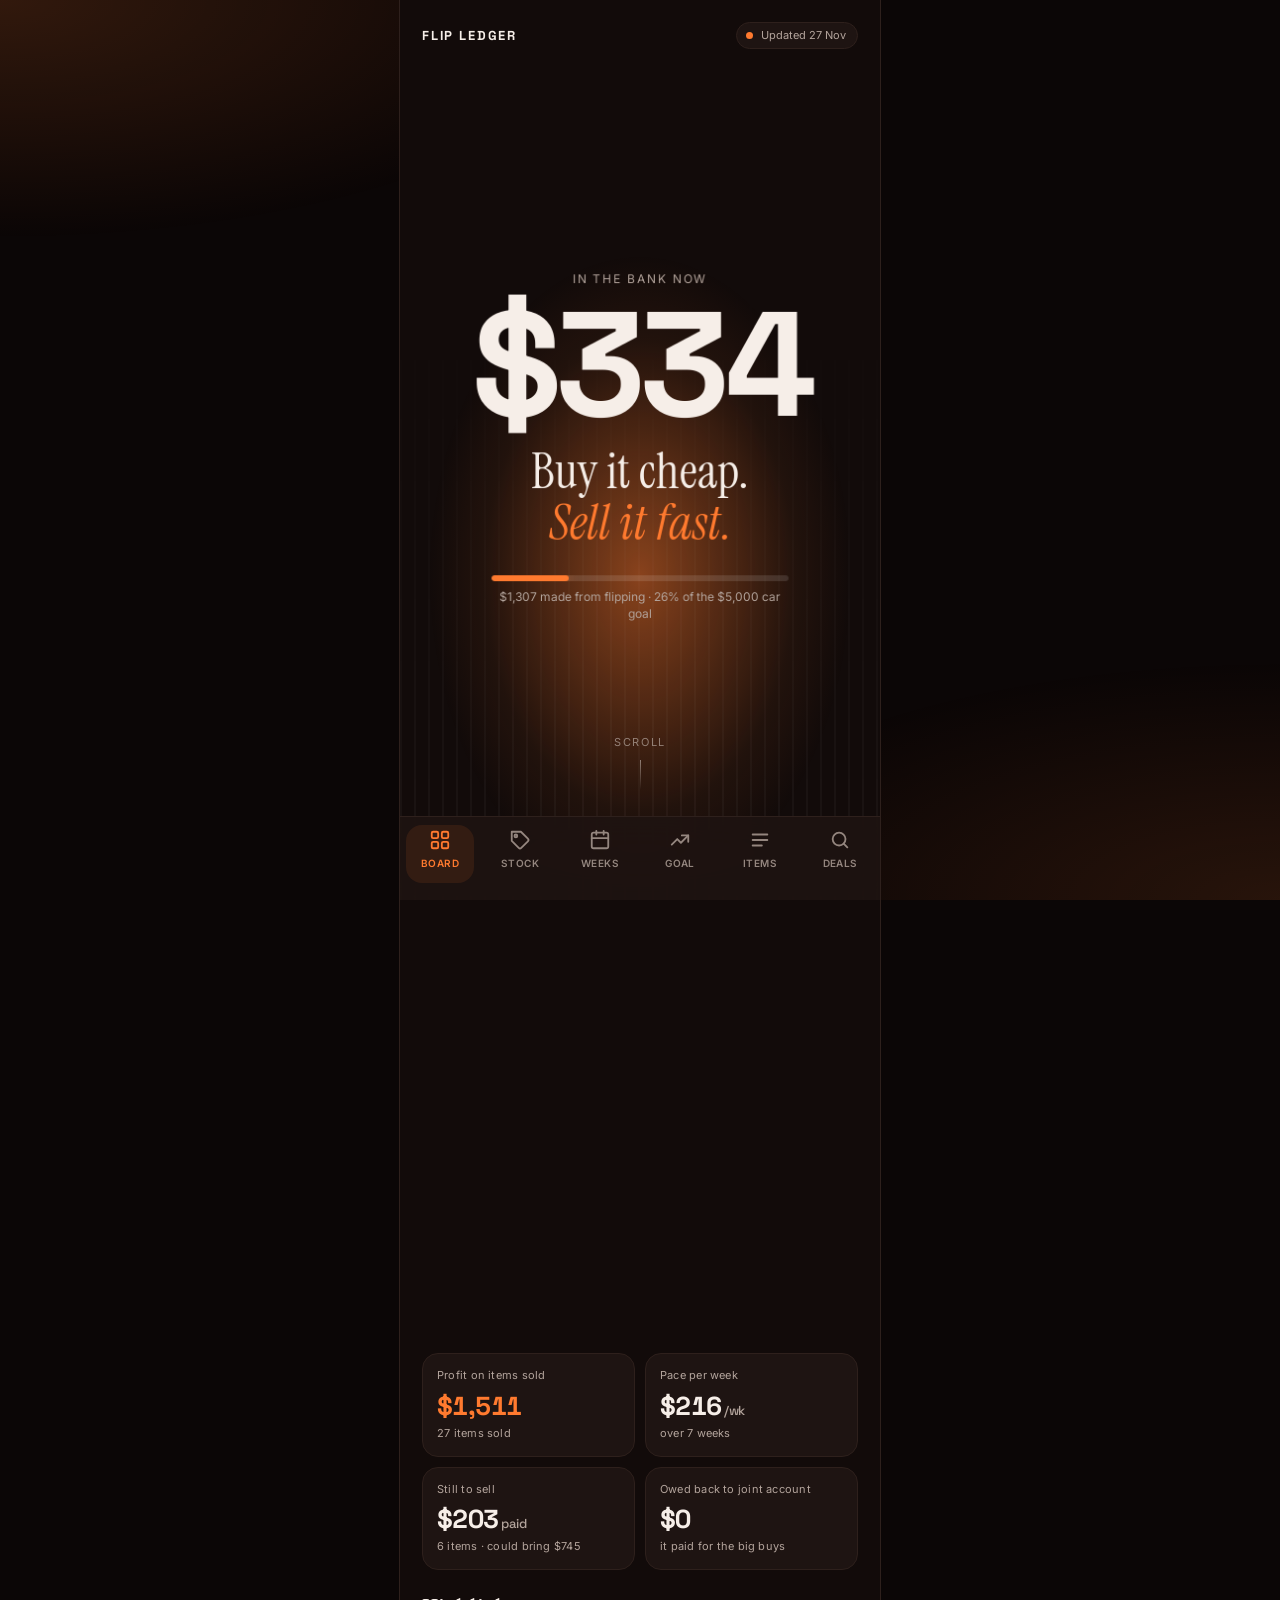
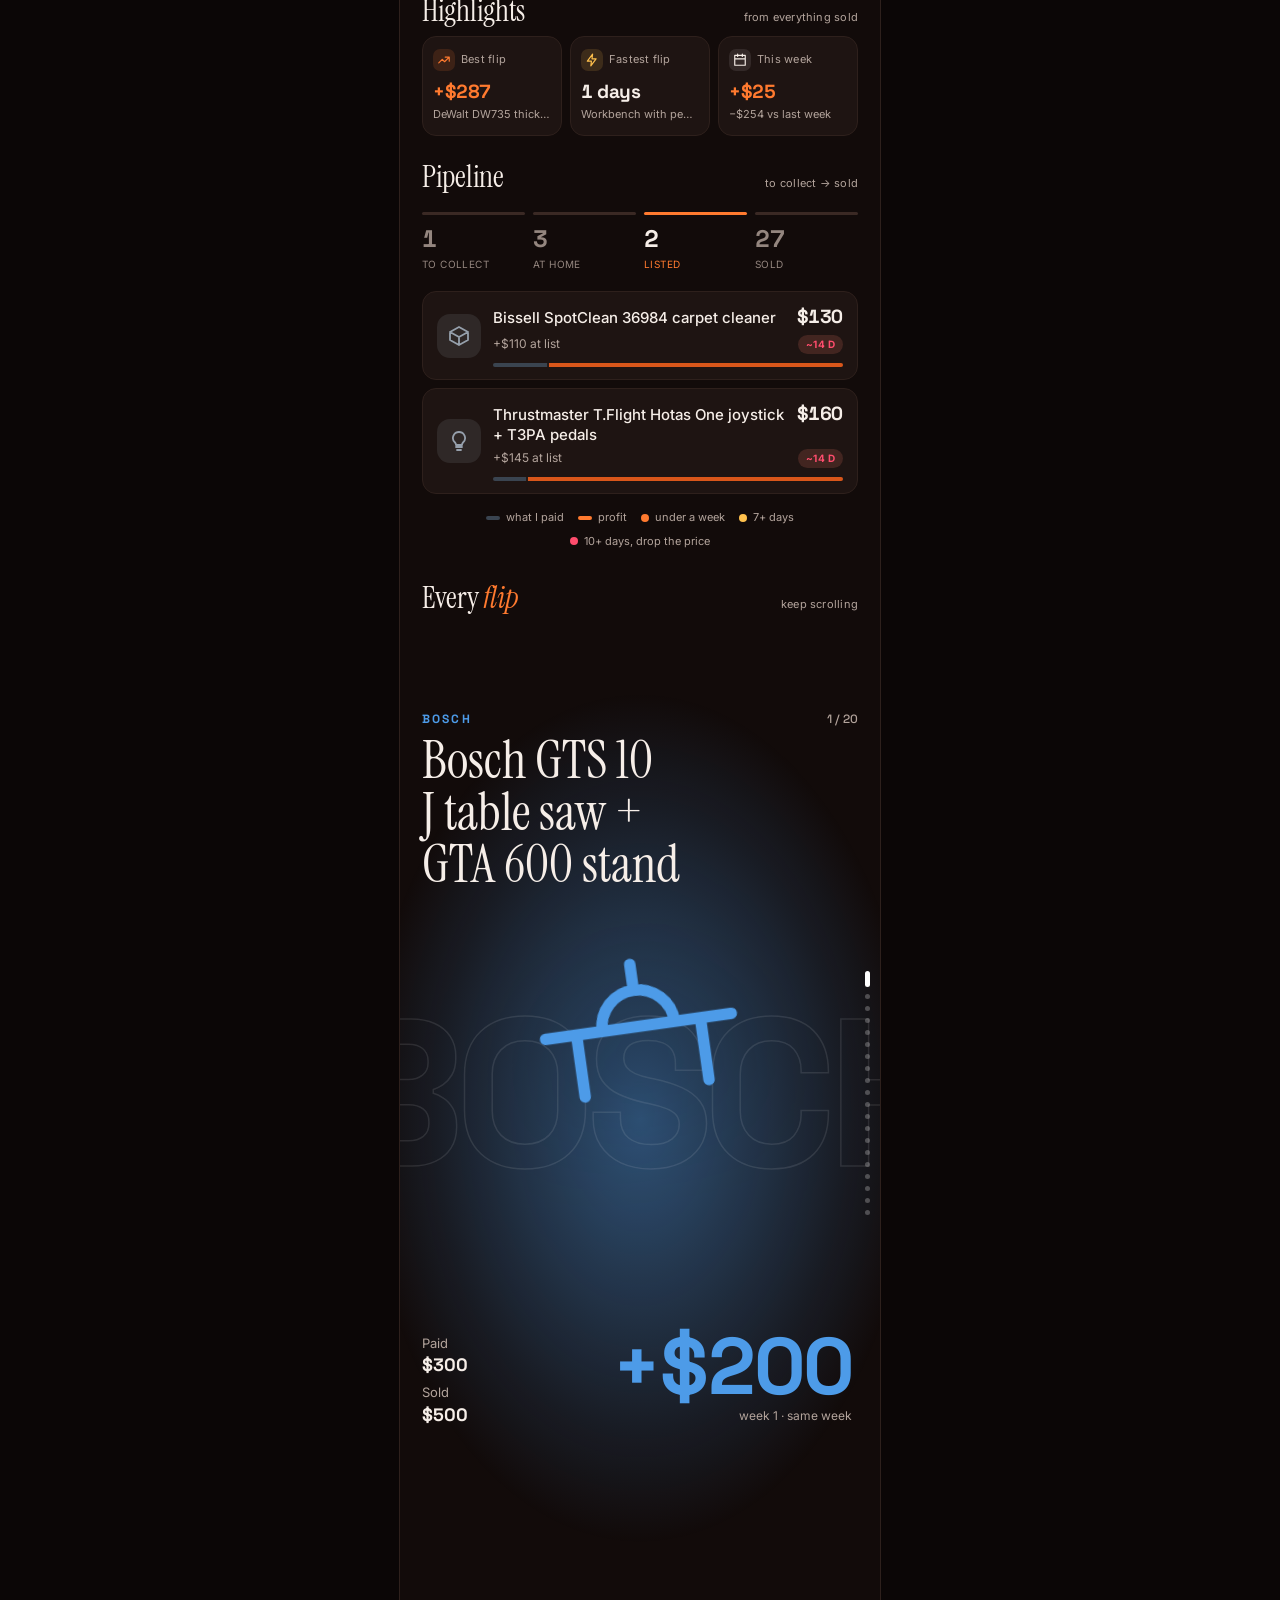
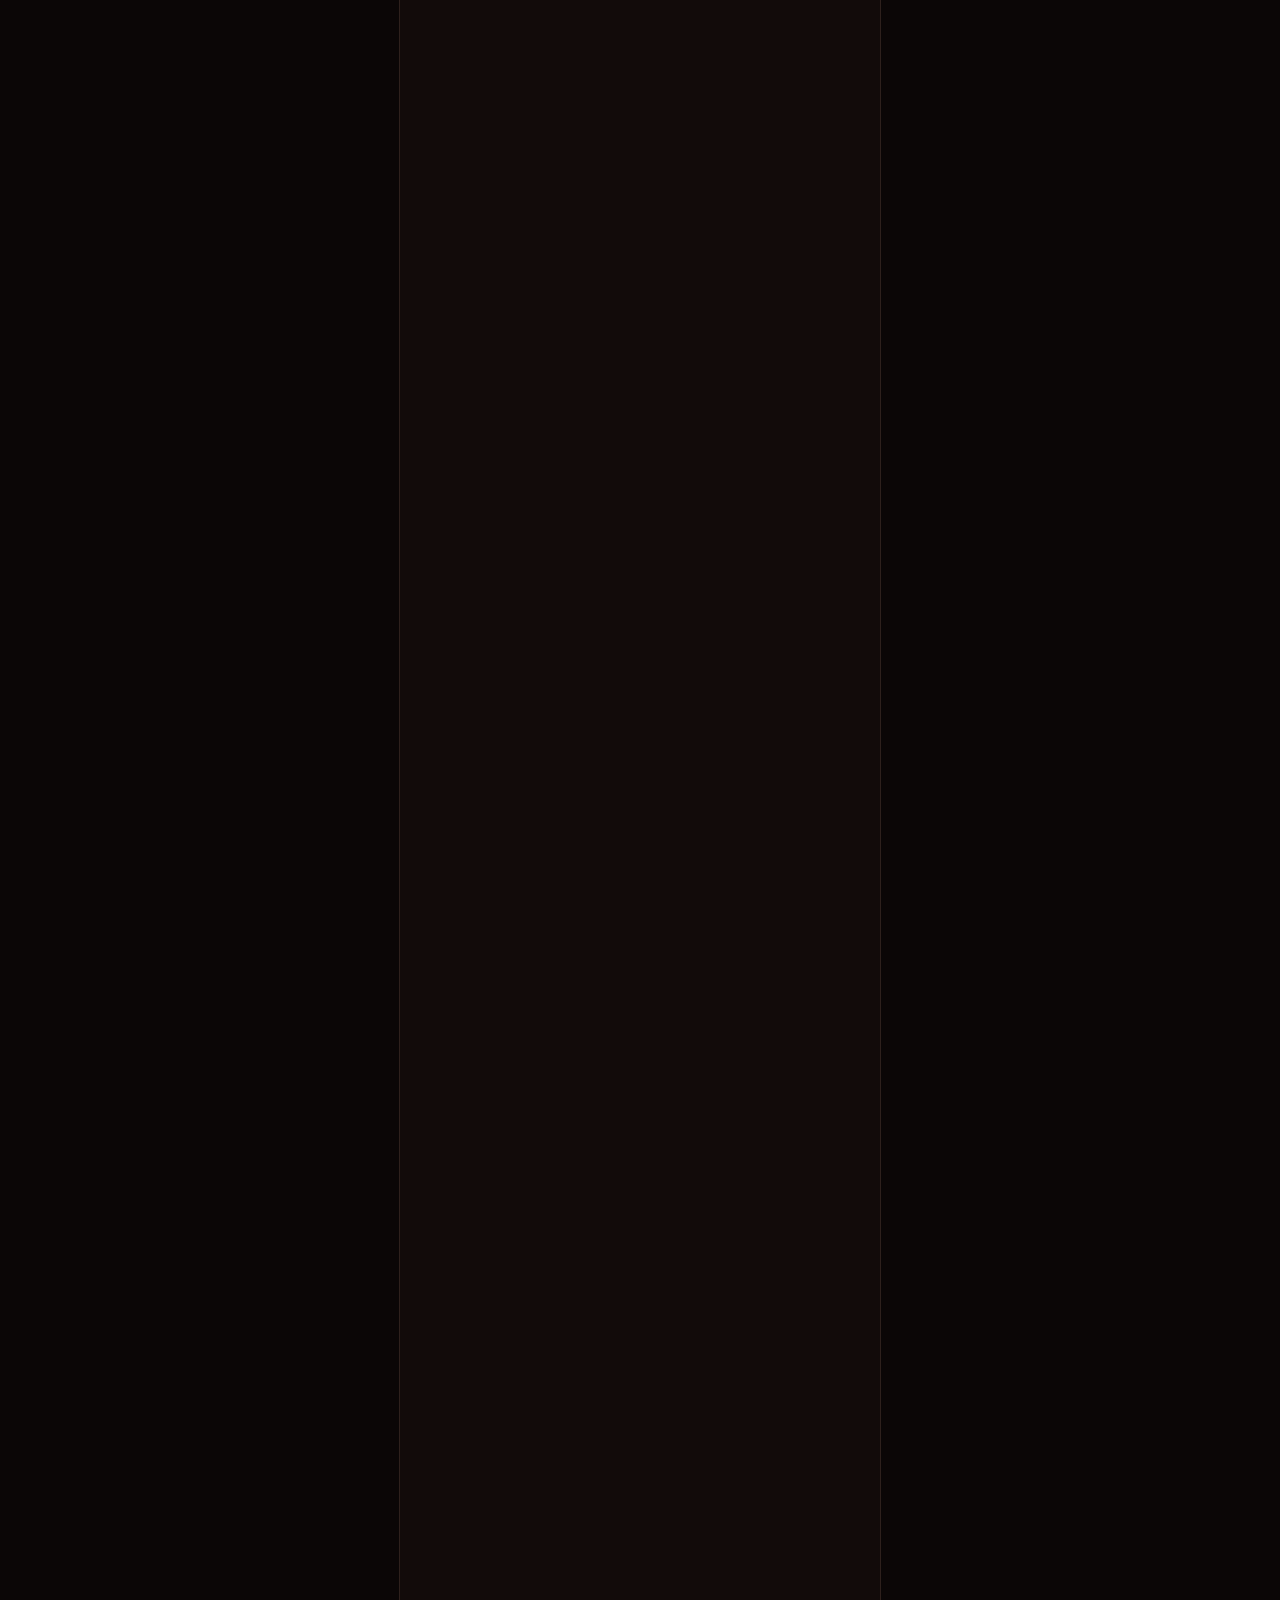
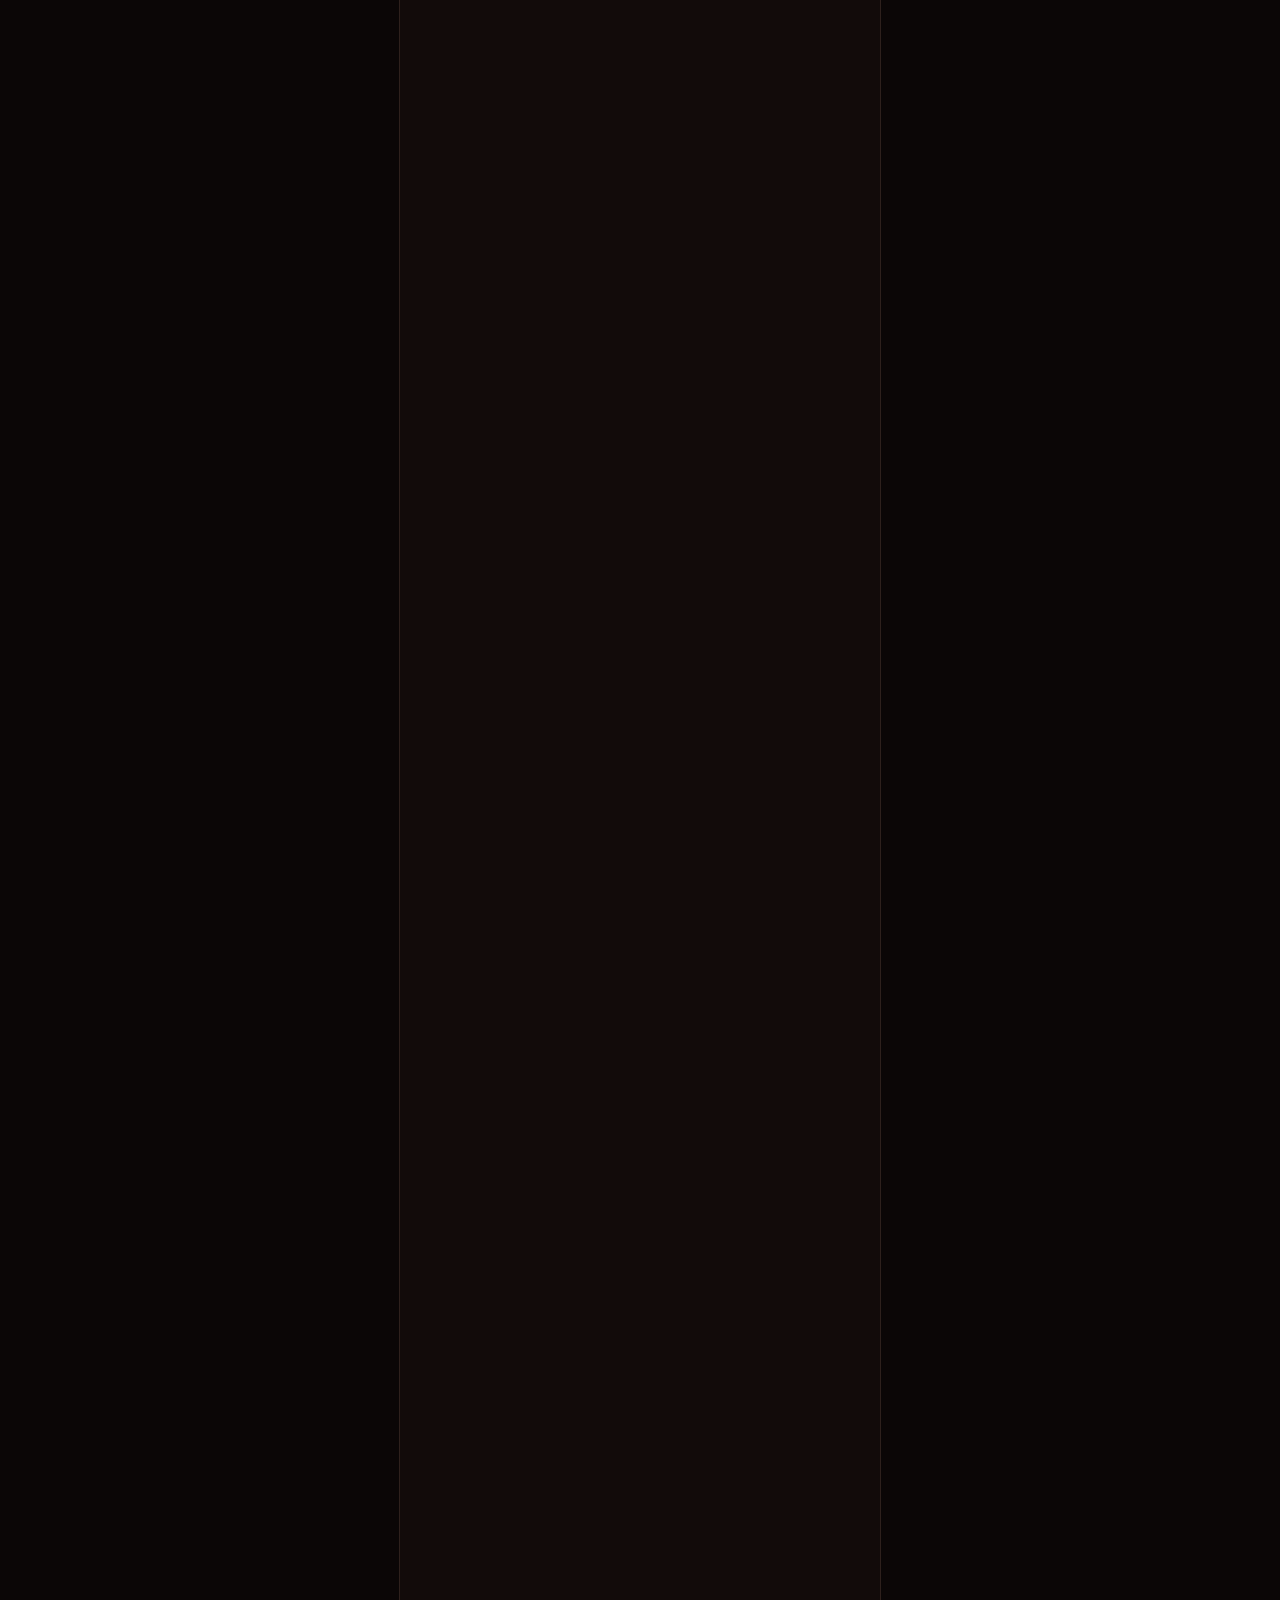
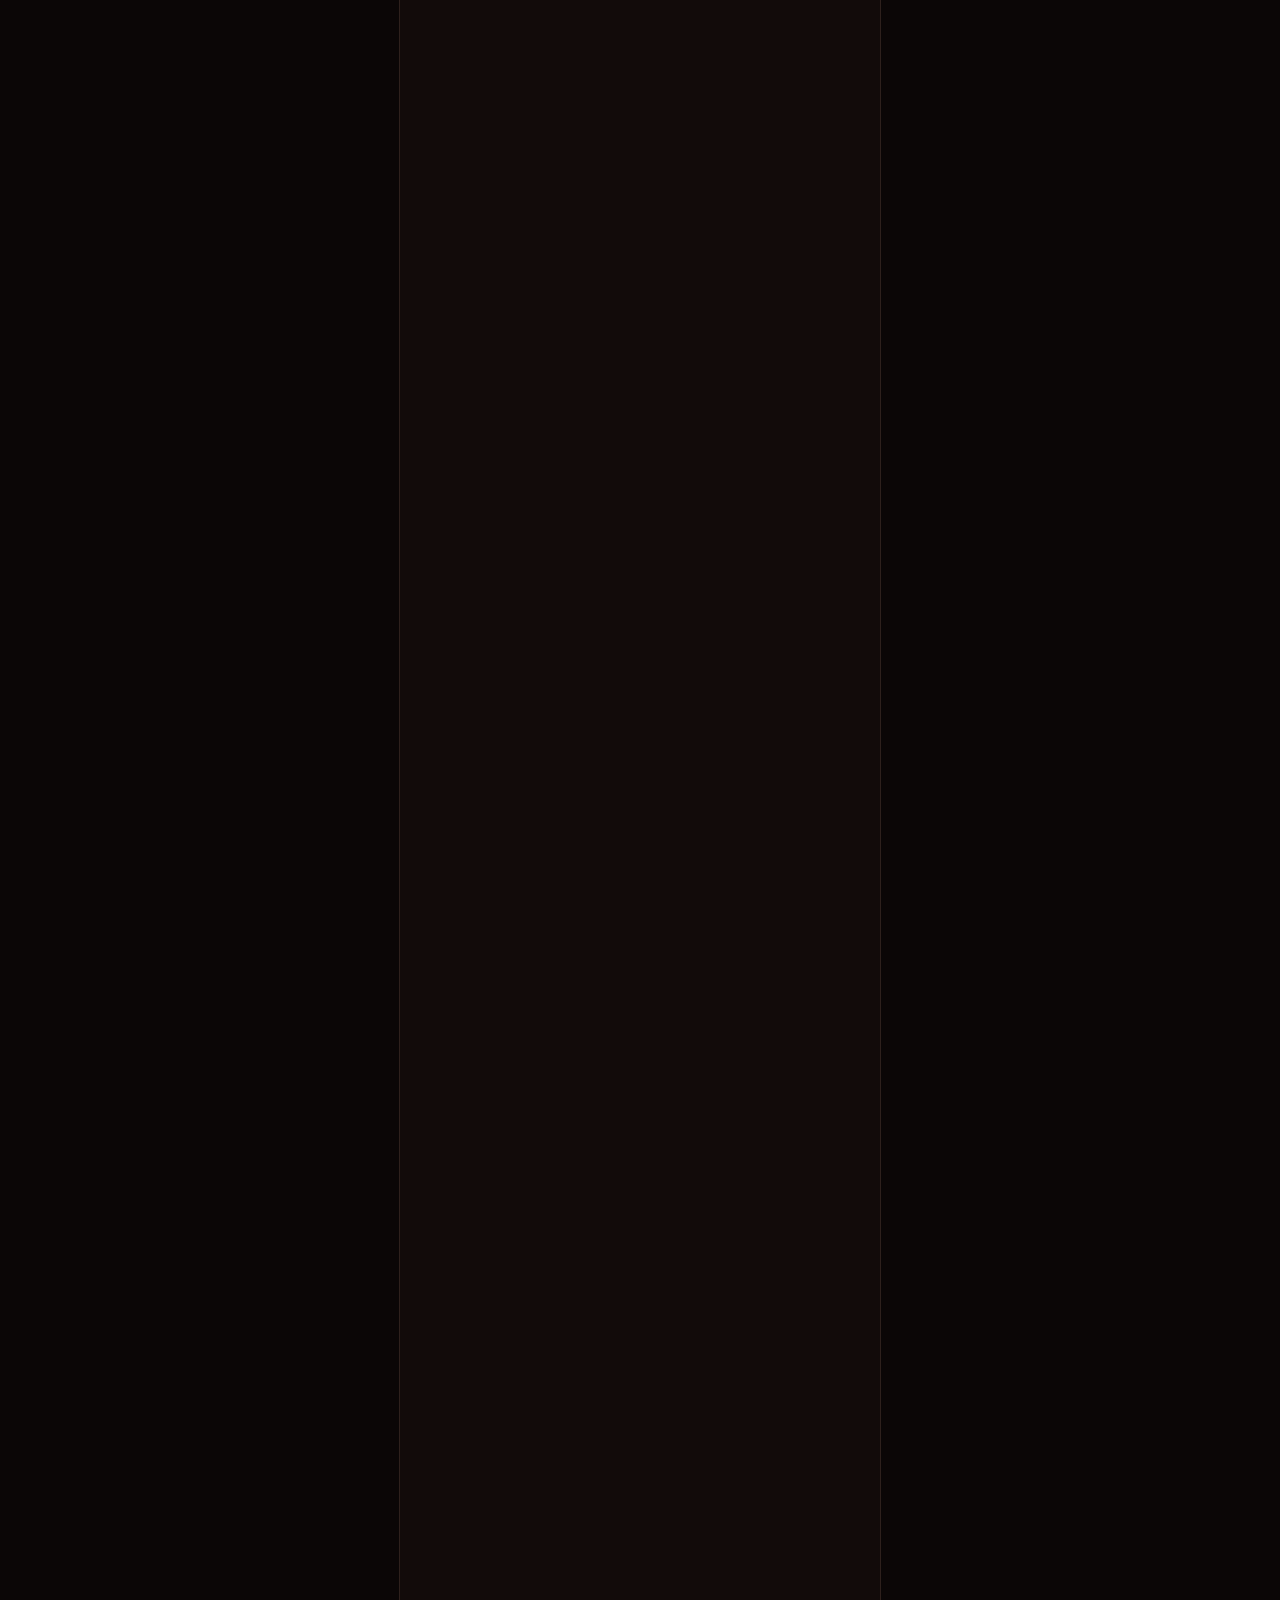
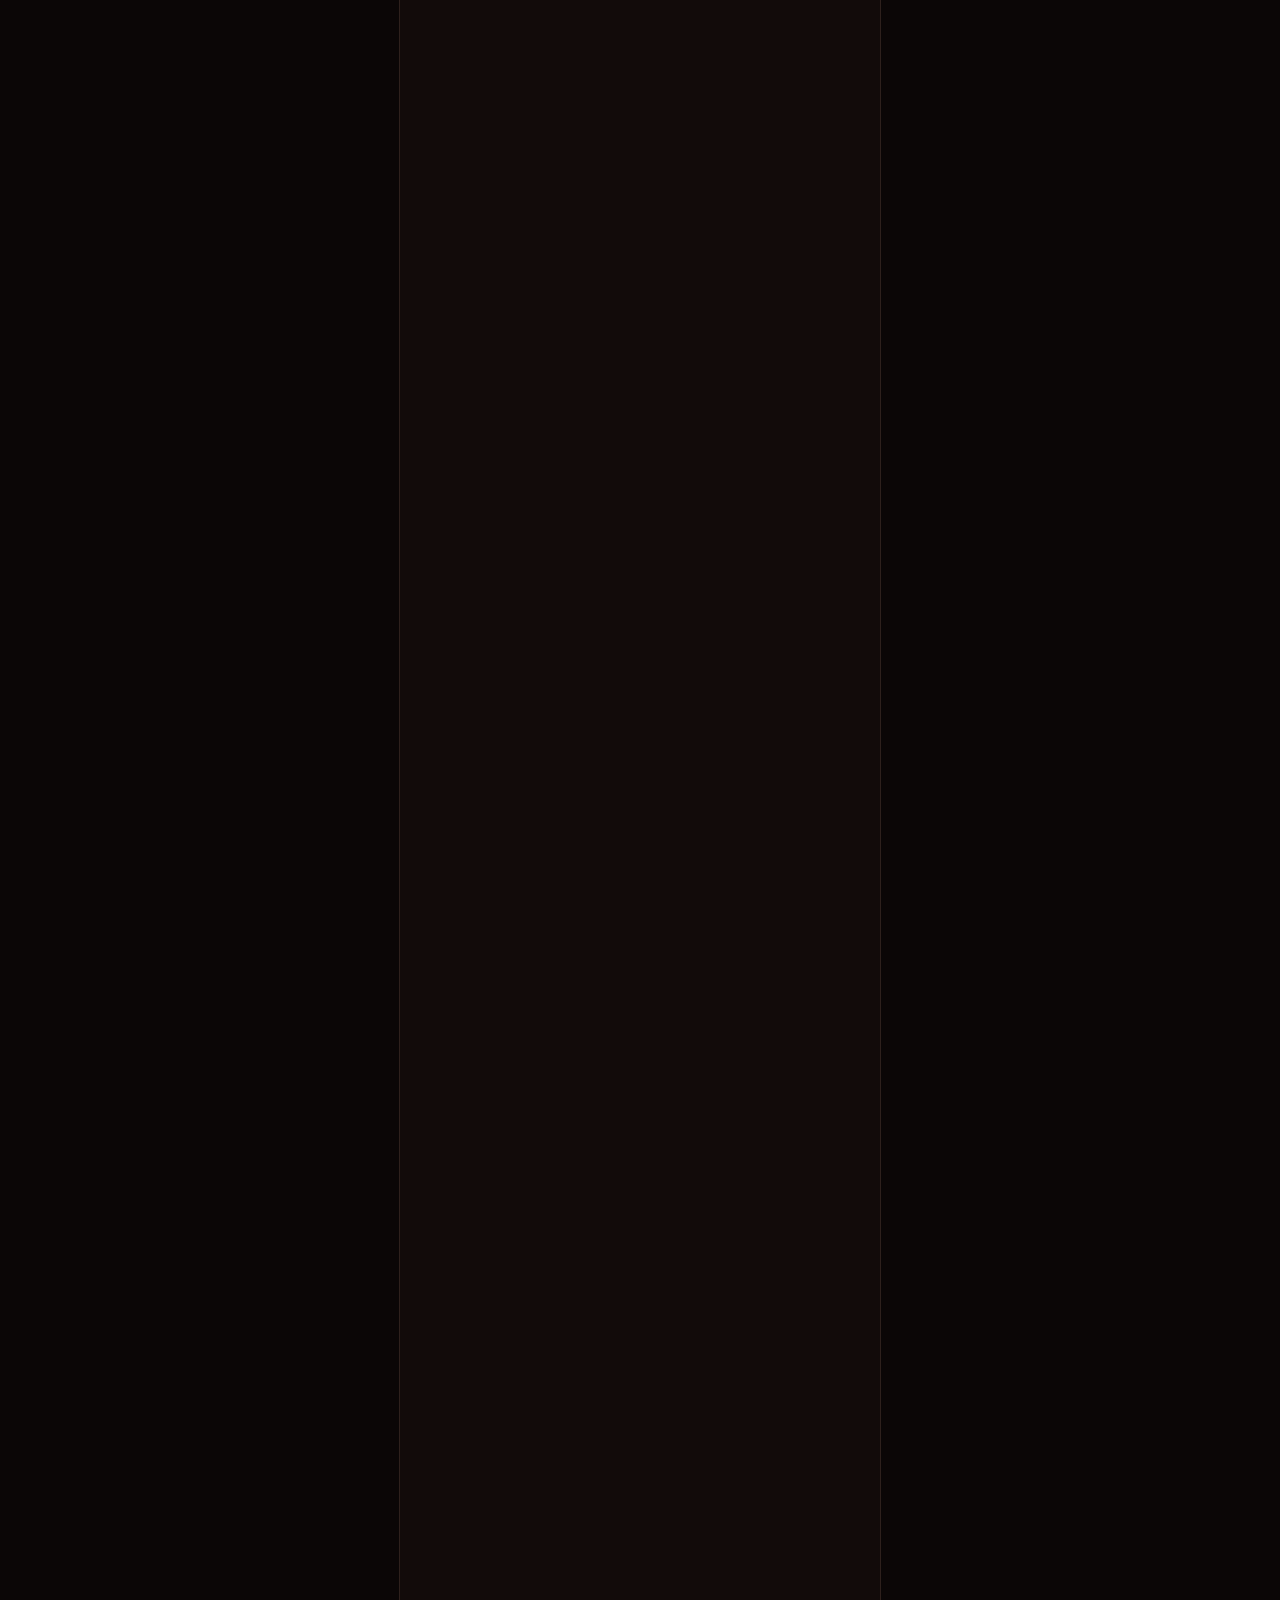
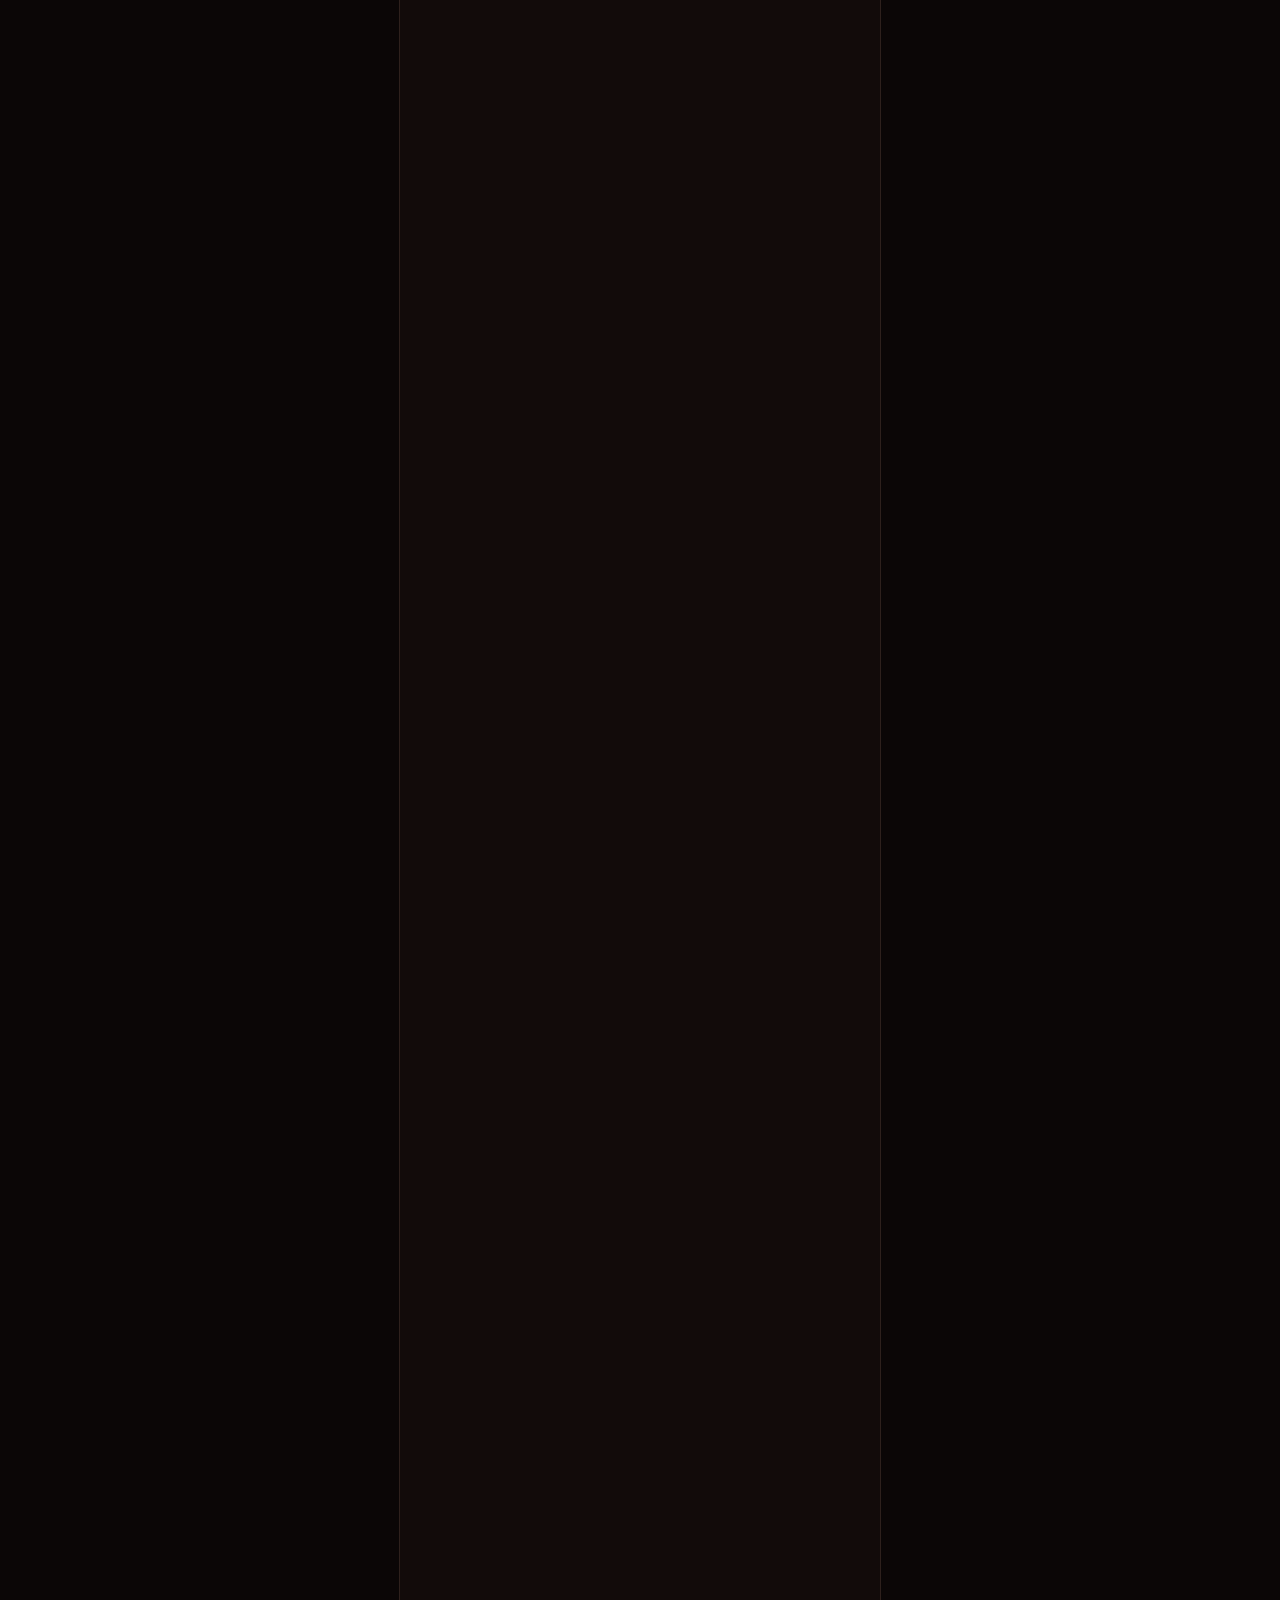
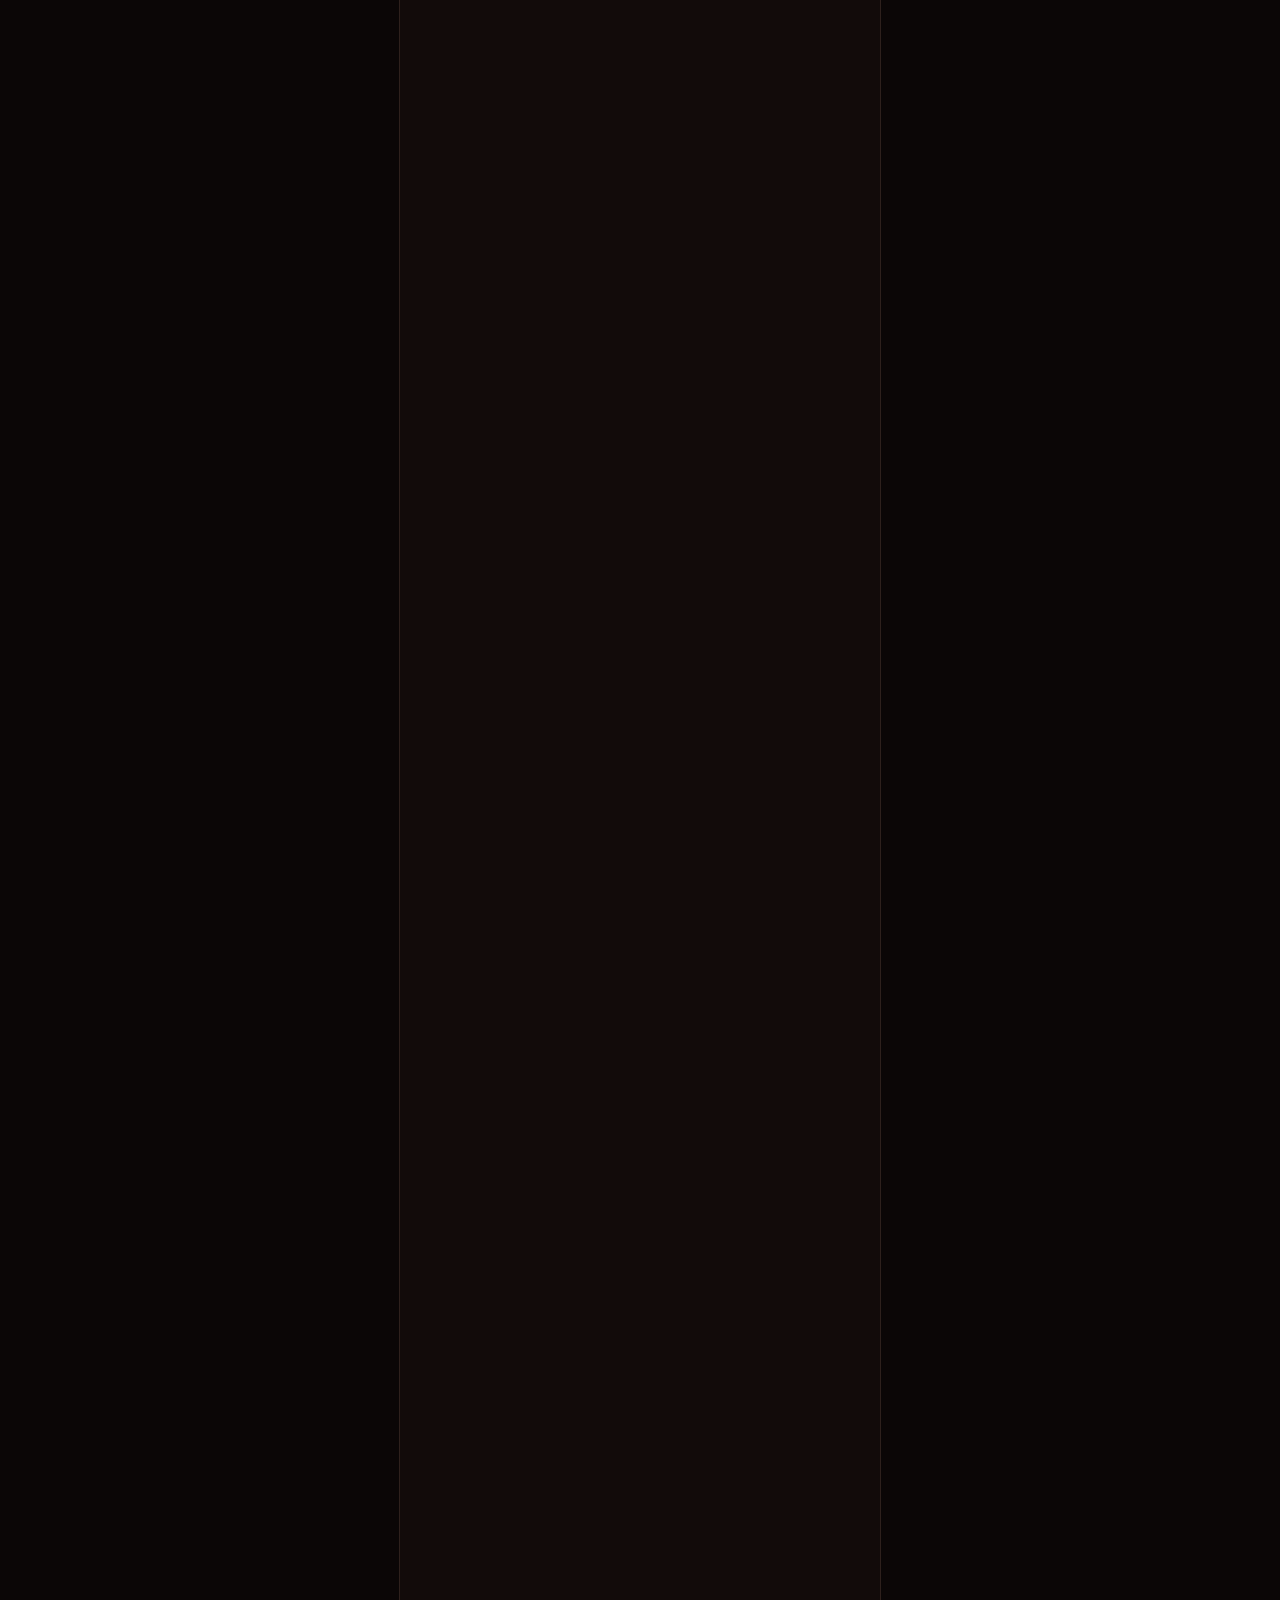
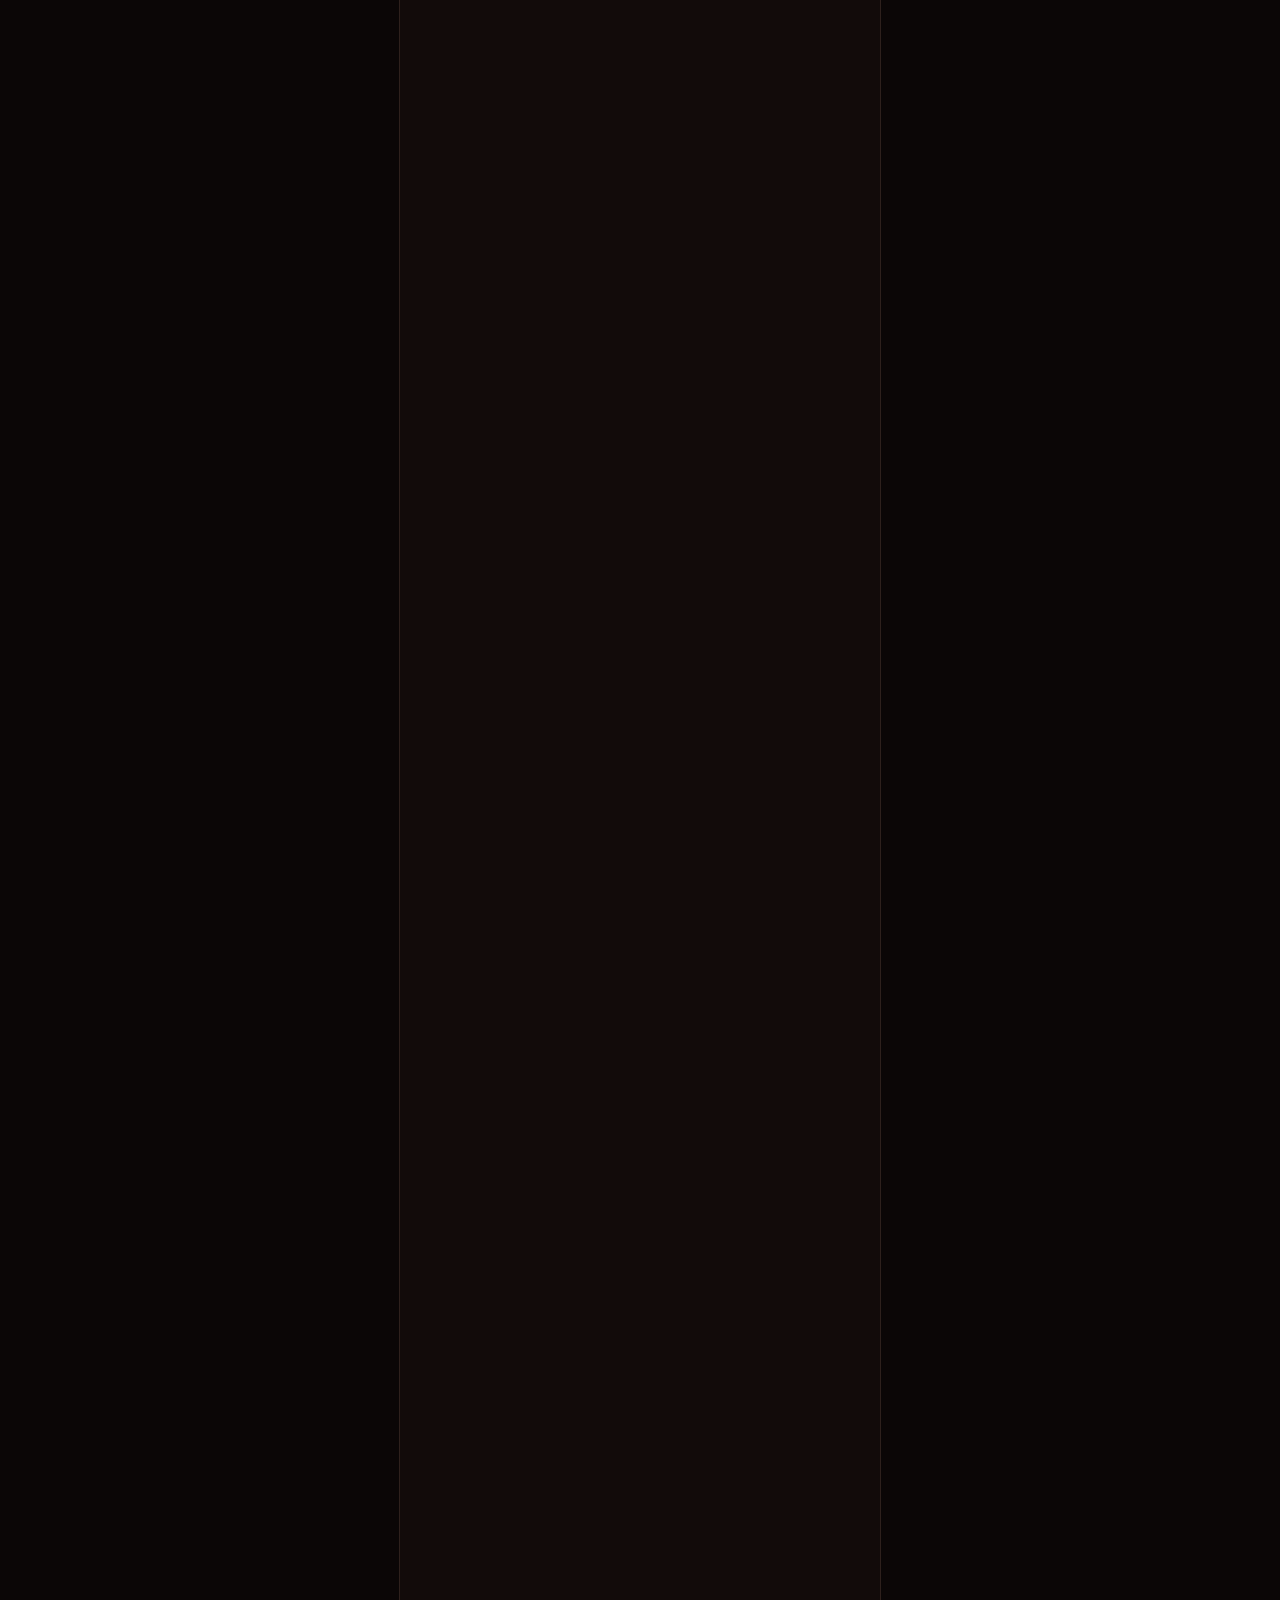
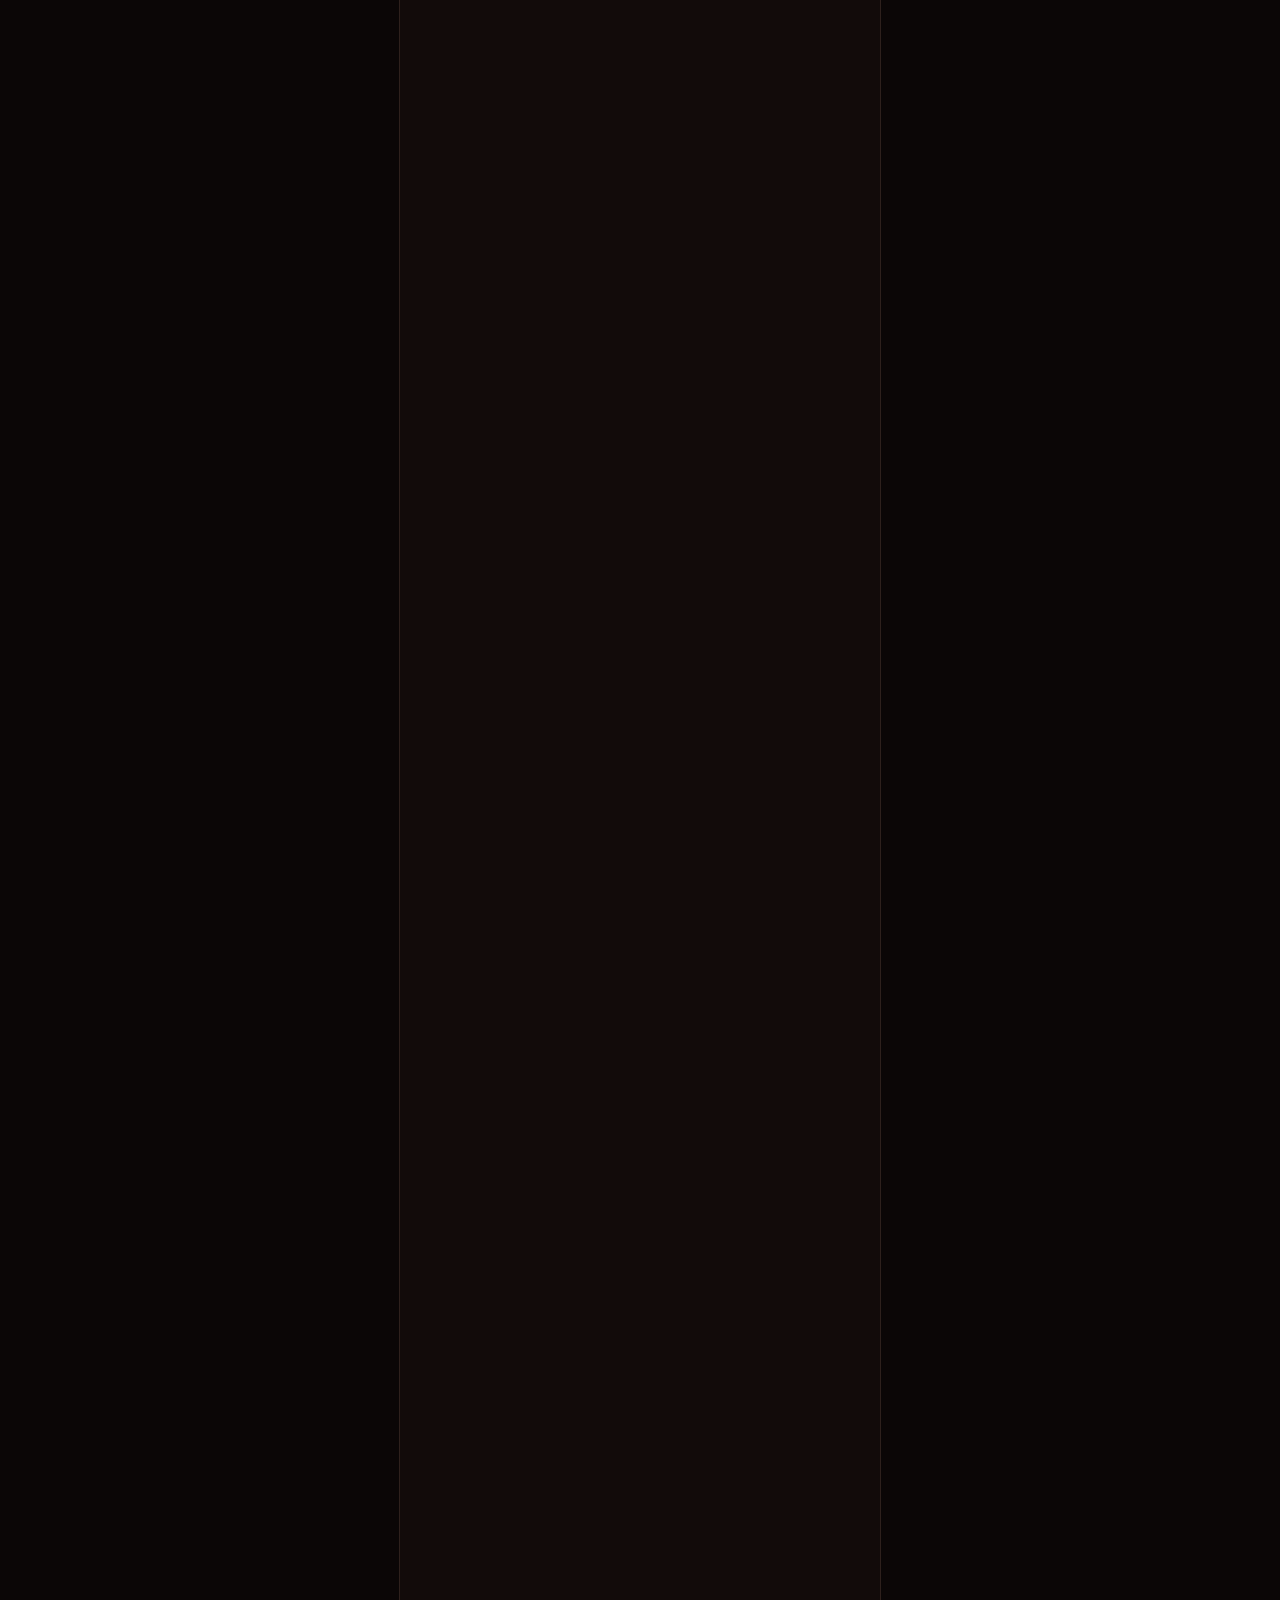
<file: index.html>
<!doctype html>
<html lang="en-NZ" data-pal="sunset">
<head>
<meta charset="utf-8">
<meta name="viewport" content="width=device-width, initial-scale=1, viewport-fit=cover">
<title>Flip Ledger</title>
<meta name="description" content="Tool flipping: money made, board, weeks and the road to $5k.">
<meta name="theme-color" content="#120B0A">
<meta name="color-scheme" content="dark">
<meta name="mobile-web-app-capable" content="yes">
<meta name="apple-mobile-web-app-capable" content="yes">
<meta name="apple-mobile-web-app-status-bar-style" content="black-translucent">
<meta name="apple-mobile-web-app-title" content="Flip Ledger">
<link rel="icon" href="data:image/svg+xml,<svg xmlns='http://www.w3.org/2000/svg' viewBox='0 0 100 100'><text y='.9em' font-size='90'>🔧</text></svg>">
<link rel="apple-touch-icon" sizes="180x180" href="icon-180.png?v=2">
<link rel="manifest" href="manifest.json">
<link rel="preconnect" href="https://fonts.googleapis.com">
<link rel="preconnect" href="https://fonts.gstatic.com" crossorigin>
<link href="https://fonts.googleapis.com/css2?family=Instrument+Serif:ital@0;1&family=Space+Grotesk:wght@500;600;700&family=Inter:wght@400;500;600&display=swap" rel="stylesheet">
<style>
:root{
  --bg:#08080C; --panel:#151A20; --line:#1F262E; --track:#1C232B; --ink:#EDF1F5; --mut:#96A0AC; --dim:#7F8A97;
  --lime:#C6F432; --lime-2:#8DB324; --red:#FF7A6B; --amber:#FFC14D; --grey:#5B6670;
  --acc-rgb:198,244,50; --panel-rgb:21,26,32; --outer:#06070A; --line2:#262E37; --paper:#F4F5F7; --paper-ink:#08080C;
  --ease:cubic-bezier(.2,.8,.2,1);
  --sans:Inter,-apple-system,BlinkMacSystemFont,"Segoe UI",Roboto,system-ui,sans-serif;
  --serif:"Instrument Serif",Georgia,"Times New Roman",serif;
  --display:"Space Grotesk",Inter,-apple-system,"Segoe UI",system-ui,sans-serif;
  color-scheme:dark;
}
/* palettes from the reels, 60 / 30 / 10 */
:root[data-pal="navy"]{--bg:#0E1729;--panel:#16223A;--line:#22304C;--track:#1B2943;--ink:#F3EDE2;--mut:#A9B0C0;--dim:#8790A3;--lime:#FF8A70;--lime-2:#D9664F;--red:#FF4D6D;--acc-rgb:255,138,112;--panel-rgb:22,34,58;--outer:#0A1120;--line2:#2A3A5A;--paper:#F3EDE2;--paper-ink:#0E1729}
:root[data-pal="forest"]{--bg:#0D1A14;--panel:#142620;--line:#1F3329;--track:#1A2C24;--ink:#EFE8D8;--mut:#A8B3A8;--dim:#8A968C;--lime:#B57CFF;--lime-2:#8F5AE0;--acc-rgb:181,124,255;--panel-rgb:20,38,32;--outer:#08120D;--line2:#284035;--paper:#EFE8D8;--paper-ink:#0D1A14}
:root[data-pal="sunset"]{--bg:#120B0A;--panel:#1E1412;--line:#2E201C;--track:#261A17;--ink:#F6EEE8;--mut:#B3A49C;--dim:#94867F;--lime:#FF7A2F;--lime-2:#D9561A;--red:#FF4D6D;--acc-rgb:255,122,47;--panel-rgb:30,20,18;--outer:#0B0606;--line2:#3A2924;--paper:#F6EEE8;--paper-ink:#120B0A}
*{box-sizing:border-box;margin:0}
[hidden]{display:none!important}
html{background:var(--bg)}
body{min-height:100svh;background:var(--bg);color:var(--ink);font:15px/1.4 var(--sans);-webkit-font-smoothing:antialiased;-webkit-tap-highlight-color:transparent;overscroll-behavior-y:none}
button{font:inherit;color:inherit;background:none;border:0;padding:0;cursor:pointer;text-align:left;-webkit-tap-highlight-color:transparent;transition:transform .15s ease}
button:active{transform:scale(.97)}
.app{max-width:480px;margin:0 auto;min-height:100svh;position:relative;overflow-x:clip;padding-bottom:calc(104px + env(safe-area-inset-bottom))}
@media (min-width:520px){body{background:var(--outer)}.app{background:var(--bg);box-shadow:0 0 0 1px var(--line)}}

.num{font-family:var(--display);font-variant-numeric:tabular-nums;font-weight:700;letter-spacing:-.02em}
.panel{background:var(--panel);border:1px solid var(--line);border-radius:16px}
.tile{background:var(--panel);border:1px solid var(--line);border-radius:16px;padding:14px;min-width:0}
.k{font-size:11px;color:var(--mut);letter-spacing:.02em}
.u{font-size:13px;color:var(--mut);font-weight:500}
.lime{color:var(--lime)}.red{color:var(--red)}.amber{color:var(--amber)}.mut{color:var(--mut)}.white{color:var(--ink)}
.sh{display:flex;justify-content:space-between;align-items:baseline;gap:12px}
.sh .h{font-size:17px}
.sh .num.h{font-family:var(--serif);font-weight:400;font-size:30px;letter-spacing:-.01em;line-height:1}
.sh .num.h i{color:var(--lime)}
.serif{font-family:var(--serif);font-weight:400}
.loading{padding:80px 22px;text-align:center;color:var(--mut)}

/* top bar + hero */
.top{display:flex;justify-content:space-between;align-items:center;padding:calc(22px + env(safe-area-inset-top)) 22px 0}
.wordmark{font-size:13px;letter-spacing:.14em;text-transform:uppercase}
.pill{display:flex;align-items:center;gap:8px;font-size:11px;color:var(--mut);background:var(--panel);border:1px solid var(--line);border-radius:99px;padding:5px 11px 5px 9px}
.live{width:7px;height:7px;border-radius:50%;background:var(--lime);display:inline-block}
.hero{position:relative;height:150svh;margin-top:-64px}
.hstage{position:sticky;top:0;height:100svh;overflow:hidden;display:grid;place-items:center;padding:0 22px}
.hglow{position:absolute;inset:-20%;pointer-events:none;background:radial-gradient(42% 34% at 50% 60%,rgba(var(--acc-rgb),.5),rgba(var(--acc-rgb),.07) 55%,transparent 75%)}
.hrays{position:absolute;inset:0;pointer-events:none;background:repeating-linear-gradient(90deg,rgba(255,255,255,.035) 0 2px,transparent 2px 14px);mask-image:linear-gradient(to top,#000 10%,transparent 70%);-webkit-mask-image:linear-gradient(to top,#000 10%,transparent 70%)}
.hin{position:relative;text-align:center;will-change:transform,opacity;width:100%}
.hin .up{font-size:12px;letter-spacing:.16em;text-transform:uppercase;color:var(--mut)}
.bigv{font-size:clamp(84px,27vw,150px);font-weight:700;line-height:.9;margin-top:10px;letter-spacing:-.05em}
.tag{font-size:clamp(32px,9.5vw,50px);line-height:1.05;margin-top:14px}
.tag i{color:var(--lime)}
.gline{max-width:300px;margin:26px auto 0}
.gline .gl{height:6px;border-radius:99px;background:rgba(255,255,255,.12);overflow:hidden}
.gline .gl b{display:block;height:100%;border-radius:99px;background:var(--lime);box-shadow:0 0 14px rgba(var(--acc-rgb),.7);transform-origin:left;animation:growx 1.4s var(--ease) .3s backwards}
.gline span{display:block;font-size:12px;color:var(--mut);margin-top:8px}
.cue{position:absolute;bottom:calc(110px + env(safe-area-inset-bottom));left:0;right:0;text-align:center;font-size:11px;color:var(--mut);letter-spacing:.14em;text-transform:uppercase}
.cue i{display:block;width:1px;height:30px;margin:10px auto 0;background:linear-gradient(var(--mut),transparent);animation:drip 1.8s ease-in-out infinite}
@keyframes drip{0%{transform:scaleY(0);transform-origin:top}50%{transform:scaleY(1);transform-origin:top}51%{transform-origin:bottom}100%{transform:scaleY(0);transform-origin:bottom}}
.amb{position:fixed;inset:0;pointer-events:none;z-index:0;background:radial-gradient(70% 38% at 0% 0%,var(--amb1,rgba(var(--acc-rgb),.16)),transparent 70%),radial-gradient(70% 38% at 100% 100%,var(--amb2,rgba(var(--acc-rgb),.12)),transparent 70%);transition:opacity .6s}
.app{z-index:1}
.top{position:relative;z-index:3}

/* flips reel: one sold tool takes the screen per scroll step */
.reel{position:relative;margin:30px -22px 0}
.rstage{position:sticky;top:0;height:100svh;overflow:hidden}
.rglow{position:absolute;inset:-20%;pointer-events:none;transition:background .6s ease}
.bword{position:absolute;left:50%;top:50%;transform:translate(-50%,-50%);font:700 clamp(110px,40vw,210px)/1 var(--display);letter-spacing:-.05em;color:transparent;-webkit-text-stroke:1.5px rgba(255,255,255,.10);white-space:nowrap;pointer-events:none}
.rcount{position:absolute;top:calc(70px + env(safe-area-inset-top));right:22px;font:500 12px/1 var(--display);color:var(--mut);z-index:2}
.rdots{position:absolute;right:10px;top:50%;transform:translateY(-50%);display:grid;gap:7px;z-index:2}
.rdots i{width:5px;height:5px;border-radius:50%;background:rgba(255,255,255,.25);transition:all .3s}
.rdots i.on{background:#fff;height:16px;border-radius:99px}
.flip{position:absolute;inset:0;width:100%;display:grid;grid-template-rows:auto 1fr auto;padding:calc(70px + env(safe-area-inset-top)) 28px calc(118px + env(safe-area-inset-bottom)) 22px;opacity:0;transform:translateY(40px) scale(.96);transition:opacity .55s ease,transform .7s var(--ease);pointer-events:none}
.flip.on{opacity:1;transform:none;pointer-events:auto}
.flip .brand{font:700 12px/1 var(--display);letter-spacing:.18em;text-transform:uppercase}
.flip h3{font-family:var(--serif);font-weight:400;font-size:clamp(34px,10vw,52px);line-height:1;margin-top:10px;max-width:14ch;text-wrap:balance}
.flip .fic{display:grid;place-items:center}
.flip .fic svg{width:min(52vw,250px);height:auto;transform:rotate(-8deg);filter:drop-shadow(0 30px 60px rgba(0,0,0,.6))}
.flip .foot{display:flex;justify-content:space-between;align-items:flex-end;gap:16px}
.flip .money{font-size:13px;color:var(--mut)}
.flip .money b{display:block;font:700 18px/1.2 var(--display);color:var(--ink);margin-top:2px}
.flip .pr{text-align:right}
.flip .pr .num{font-size:clamp(48px,15vw,80px);line-height:.9}
.flip .pr small{display:block;font-size:12px;color:var(--mut);margin-top:6px}

/* statement */
.say{position:relative;height:170svh;margin:0 -22px}
.sstage{position:sticky;top:0;height:100svh;display:grid;place-items:center;background:var(--paper);color:var(--paper-ink);padding:0 22px}
.sayp{font-family:var(--serif);font-size:clamp(46px,14vw,84px);line-height:1;text-align:center}
.sayp span{display:inline-block;opacity:.12;transition:opacity .35s}
.sayp span.lit{opacity:1}
.sayp .hl2{background:linear-gradient(transparent 62%,var(--lime) 62%)}
.sayp small{display:block;font:500 14px/1.4 var(--sans);color:#5B6670;margin-top:22px;opacity:0;transition:opacity .5s}
.sayp small.lit{opacity:1}

/* road to the car */
.road{position:relative;height:10px;border-radius:99px;background:var(--track);margin:22px 4px 10px}
.road b{position:absolute;left:0;top:0;bottom:0;border-radius:99px;background:var(--lime);box-shadow:0 0 22px rgba(var(--acc-rgb),.6);transform-origin:left;animation:growx 1.4s var(--ease) .2s backwards}
.road em{position:absolute;top:50%;width:22px;height:22px;border-radius:50%;background:var(--bg);border:3px solid var(--lime);transform:translate(-50%,-50%)}
.road-l{display:flex;justify-content:space-between;font-size:12px;color:var(--mut)}
.cg{position:absolute;pointer-events:none;inset:auto -30% -75% -30%;height:120%;opacity:.55}
.sp{position:relative;overflow:hidden}
.sp > *:not(.cg){position:relative}
.sglow{position:absolute;left:0;right:0;top:0;height:240px;pointer-events:none;border-radius:24px 24px 0 0}
.sheet > *:not(.sglow){position:relative}
.tiles{display:grid;grid-template-columns:repeat(2,minmax(0,1fr));gap:10px;padding:18px 22px 0}
.tiles .v{font-size:26px;margin-top:4px;white-space:nowrap}
.tiles .k + .v + .k{margin-top:2px}

/* sticky compact bar */
.bar{position:fixed;top:0;left:0;right:0;max-width:480px;margin:0 auto;z-index:8;padding:calc(10px + env(safe-area-inset-top)) 22px 10px;
  background:rgba(var(--panel-rgb),.88);backdrop-filter:blur(18px) saturate(1.6);-webkit-backdrop-filter:blur(18px) saturate(1.6);border-bottom:1px solid var(--line);
  display:flex;justify-content:space-between;align-items:baseline;transform:translateY(-100%);opacity:0;transition:transform .35s var(--ease),opacity .25s;pointer-events:none}
.bar.show{transform:none;opacity:1;pointer-events:auto}
.bar span{font-size:13px;color:var(--mut)}
.bar b{font-size:20px;color:var(--lime)}

/* shared rows */
.view{padding:26px 22px 0;min-width:0}
.ptitle{padding:calc(40px + env(safe-area-inset-top)) 0 8px}
.ptitle h1{font-size:clamp(46px,14vw,64px);line-height:.95;letter-spacing:-.01em}
.ptitle h1 i{color:var(--lime)}
.ptitle p{color:var(--mut);margin-top:10px;font-size:14px;max-width:36ch}
/* tab titles: words rise out of a mask, the accent word blurs in and gets an underline swash, the line under fades up */
.ptitle{will-change:transform,opacity}
.ptitle h1 .w{display:inline-block;overflow:hidden;vertical-align:bottom;padding:0 .04em .12em;margin:0 -.04em -.12em}
.ptitle h1 .w>span{display:inline-block;transform:translateY(110%) rotate(4deg);transform-origin:0 100%;animation:ptUp .95s var(--ease) forwards;animation-delay:calc(var(--k) * 90ms + 80ms)}
.ptitle h1 i{position:relative;display:inline-block}
.ptitle h1 i .w>span{filter:blur(8px);animation-name:ptUpBlur}
.ptitle h1 i::after{content:"";position:absolute;left:.06em;right:.12em;bottom:.02em;height:3px;border-radius:3px;background:linear-gradient(90deg,var(--lime),rgba(var(--acc-rgb),.15));transform:scaleX(0);transform-origin:left;animation:ptLine .9s var(--ease) forwards;animation-delay:calc(var(--n) * 90ms + 420ms)}
.ptitle p{opacity:0;transform:translateY(12px);animation:ptFade .8s var(--ease) forwards;animation-delay:calc(var(--n) * 90ms + 300ms)}
@keyframes ptUp{to{transform:none}}
@keyframes ptUpBlur{60%{filter:blur(1px)}to{transform:none;filter:none}}
@keyframes ptLine{to{transform:scaleX(1)}}
@keyframes ptFade{to{opacity:1;transform:none}}
.storyl{display:flex;justify-content:space-between;align-items:center;gap:12px;margin:28px 0 8px;padding:18px;border-radius:18px;text-decoration:none;color:var(--ink);
  background:linear-gradient(120deg,rgba(var(--acc-rgb),.22),var(--panel) 60%);border:1px solid var(--line2)}
.storyl span{font:400 26px/1 'Instrument Serif',serif}
.storyl small{display:block;font:600 11px Inter;letter-spacing:.16em;text-transform:uppercase;color:var(--lime);margin-bottom:6px}
.storyl b{font:600 13px Inter;color:var(--mut);white-space:nowrap}
.rv{opacity:0;transform:translateY(26px);transition:opacity .6s ease,transform .7s var(--ease);animation:none!important}
.rv.in{opacity:1;transform:none}
.rowp{display:flex;align-items:center;gap:12px;width:100%;padding:12px 14px;background:var(--panel);border:1px solid var(--line);border-radius:14px;margin-top:8px;min-height:44px}
.rowp .nm{font-size:15px;font-weight:500;line-height:1.3}
.rowp .sub{font-size:12px;color:var(--mut);margin-top:3px}
.grow{flex:1;min-width:0}
.ell{white-space:nowrap;overflow:hidden;text-overflow:ellipsis}
.chip{display:inline-block;font-size:10px;font-weight:700;letter-spacing:.04em;text-transform:uppercase;padding:3px 8px;border-radius:99px;line-height:1.3;white-space:nowrap;background:var(--track);color:var(--mut);flex:none}
.chip.green{background:rgba(var(--acc-rgb),.14);color:var(--lime)}.chip.amber{background:rgba(255,193,77,.14);color:var(--amber)}.chip.red{background:rgba(255,122,107,.16);color:var(--red)}.chip.grey{background:var(--track);color:var(--mut)}.chip.fill{background:var(--lime);color:var(--bg)}
.ico{width:44px;height:44px;border-radius:13px;display:grid;place-items:center;flex:none}
.ico.sm{width:40px;height:40px;border-radius:12px}
.empty{margin-top:8px;padding:26px 14px;text-align:center;border:1px dashed var(--line2);border-radius:14px;color:var(--mut);font-size:14px}
.it{animation:rise .5s var(--ease) backwards}

/* board */
.hls{display:grid;grid-template-columns:repeat(3,minmax(0,1fr));gap:8px;margin:10px 0 26px}
.hl{display:block;background:var(--panel);border:1px solid var(--line);border-radius:14px;padding:12px 10px;min-width:0;width:100%;min-height:44px}
.hl .hd{display:flex;align-items:center;gap:6px;min-width:0}
.hl .hi{width:22px;height:22px;border-radius:7px;display:grid;place-items:center;flex:none}
.hl .v{font-size:19px;margin-top:8px;white-space:nowrap}
.hl .s{font-size:11px;color:var(--mut);margin-top:2px}
.segs{display:grid;grid-template-columns:repeat(4,minmax(0,1fr));gap:8px;margin-top:10px}
.seg{display:block;width:100%;padding:10px 0 12px;min-height:44px}
.seg .sb{height:3px;border-radius:99px;background:var(--line2);margin-bottom:12px;transition:background .35s}
.seg.on .sb{background:var(--lime)}
.seg .c{font-size:24px;line-height:1;color:var(--dim);transition:color .3s}.seg.on .c{color:var(--ink)}
.seg .l{font-size:10px;letter-spacing:.04em;text-transform:uppercase;margin-top:6px;white-space:nowrap;color:var(--dim);transition:color .3s}.seg.on .l{color:var(--lime)}
.card-top{display:flex;justify-content:space-between;align-items:baseline;gap:10px}
.card-top .p{font-size:19px;white-space:nowrap}
.card-mid{display:flex;align-items:center;gap:8px;margin-top:5px}
.card-mid .br{font-size:11px;font-weight:700;flex:none}
.card-mid .sub{font-size:12px;color:var(--mut);flex:1;min-width:0;margin:0}
.mbar{display:flex;height:4px;border-radius:99px;background:var(--track);overflow:hidden;margin-top:9px;gap:2px}
.mbar div{transform-origin:left;animation:growx .8s var(--ease) backwards}
.legend{display:flex;gap:8px 14px;justify-content:center;flex-wrap:wrap;margin-top:16px;font-size:11px;color:var(--mut)}
.legend span{display:flex;align-items:center;gap:6px}
.legend i{display:inline-block;border-radius:99px}

/* stock */
.st3{display:grid;grid-template-columns:repeat(3,minmax(0,1fr));gap:8px;margin-top:10px}
.st3 .tile{padding:12px}
.st3 .v{font-size:20px;margin-top:3px;white-space:nowrap}
.sp{display:block;width:100%;padding:14px;margin-top:10px}
.sp .hd{display:flex;align-items:center;gap:12px}
.sp .meta{font-size:12px;color:var(--mut);margin-top:3px;line-height:1.45}
.sp .note{font-size:12px;color:var(--mut);margin-top:10px;line-height:1.45;padding:8px 10px;background:var(--track);border-radius:10px}
.ld{display:grid;grid-template-columns:52px minmax(0,1fr) 64px 52px;gap:10px;align-items:center;margin-top:8px;font-size:12px}
.ld .track{height:8px;border-radius:99px;background:var(--track);overflow:hidden}
.ld .fill{height:100%;border-radius:99px;transform-origin:left;animation:growx .9s var(--ease) backwards}
.ld .num{text-align:right;font-size:15px}
.ld > span:last-child{text-align:right}
.tot{padding:4px 14px 2px;margin-top:10px}
.tr{display:grid;grid-template-columns:1.2fr 1fr 1fr 1fr;padding:10px 0;border-top:1px solid var(--line);font-size:13px}
.tr span{text-align:right;font-variant-numeric:tabular-nums}
.tr span:first-child{text-align:left;color:var(--mut)}
.tr.head{border-top:0;font-size:10px;letter-spacing:.06em;text-transform:uppercase;color:var(--mut)}
.tr.head span{color:var(--mut)}
.tr .num{font-size:17px}

/* weeks */
.wkp{padding:16px 14px 12px;margin-top:10px}
.wkrow{display:flex;gap:10px;align-items:flex-end}
.wkb{flex:1;display:flex;flex-direction:column;align-items:center;justify-content:flex-end;gap:6px;height:150px;min-width:0;text-align:center}
.wkb .b{width:100%;border-radius:6px 6px 2px 2px;background:rgba(var(--acc-rgb),.22);transition:background .35s;transform-origin:bottom;animation:grow .9s var(--ease) backwards}
.wkb.on .b{background:var(--lime)}
.wkb.neg .b{background:rgba(255,122,107,.3)}.wkb.neg.on .b{background:var(--red)}
.wkb .b.est{background:transparent;border:1px dashed #4A5660}
.wkb .v{font-size:11px;color:var(--dim);transition:color .3s;white-space:nowrap}.wkb.on .v{color:var(--lime)}.wkb.neg.on .v{color:var(--red)}
.wkb .lab{font-size:11px;color:var(--dim);transition:color .3s;white-space:nowrap}.wkb.on .lab{color:var(--ink)}
.amt{font-size:18px;white-space:nowrap}

/* goal */
.gp{padding:16px 14px}
.gp + .gp{margin-top:10px}
input[type=range]{width:100%;accent-color:var(--lime);height:30px;margin:6px 0}
.chart{width:100%;height:auto;display:block;overflow:visible;margin-top:4px}
.chart text{font-family:var(--sans)}
.facts{display:grid;grid-template-columns:repeat(3,minmax(0,1fr));gap:8px;margin-top:10px}
.facts div{background:var(--track);border-radius:12px;padding:10px;min-width:0}
.facts .num{font-size:17px;white-space:nowrap}
.pbar{height:8px;border-radius:99px;background:var(--track);margin-top:12px;overflow:hidden}
.pbar div{height:100%;border-radius:99px;background:var(--lime);transform-origin:left;animation:growx 1s var(--ease) .2s backwards}
.gp p{margin:10px 0 0;font-size:13px;color:var(--mut);line-height:1.45}
.donut-wrap{display:flex;align-items:center;gap:16px;margin-top:14px}
.donut{width:112px;height:112px;flex:none;transform:rotate(-90deg)}
.lg{flex:1;min-width:0}
.lg div{display:flex;justify-content:space-between;align-items:center;gap:8px;padding:6px 0;font-size:13px}
.lg span:first-child{display:flex;align-items:center;gap:8px;color:var(--mut)}
.lg i{width:9px;height:9px;border-radius:50%;display:inline-block;flex:none}
.lg .num{font-size:15px}

/* items */
.sbox{position:relative;margin-top:10px}
.sbox svg{position:absolute;left:14px;top:13px}
.search{width:100%;font:inherit;font-size:16px;color:var(--ink);background:var(--panel);border:1px solid var(--line);border-radius:14px;padding:12px 14px 12px 42px;outline:none;min-height:44px;-webkit-appearance:none;appearance:none}
.search::placeholder{color:var(--dim)}
.search:focus{border-color:var(--lime)}
.fps{display:flex;gap:6px;margin-top:10px;overflow-x:auto;scrollbar-width:none}
.fps::-webkit-scrollbar{display:none}
.fp{flex:none;padding:8px 14px;border-radius:99px;font-size:12px;font-weight:600;color:var(--mut);background:var(--panel);border:1px solid var(--line);min-height:44px;transition:background .25s,color .25s,border-color .25s}
.fp.on{background:var(--lime);color:var(--bg);border-color:var(--lime)}
.fp em{font-style:normal;opacity:.7;margin-left:3px}
.ir-meta{display:flex;align-items:center;gap:8px;margin-top:4px;min-width:0}
.ir-meta .sub{margin:0;min-width:0}
.ir-v{text-align:right;flex:none}
.ir-v .num{font-size:18px}
.ir-v div:last-child{font-size:12px}

/* tab bar */
.tabbar{position:fixed;left:0;right:0;bottom:0;max-width:480px;margin:0 auto;z-index:9;height:calc(84px + env(safe-area-inset-bottom));padding:0 0 calc(10px + env(safe-area-inset-bottom));
  display:flex;align-items:stretch;background:rgba(var(--panel-rgb),.88);backdrop-filter:blur(18px) saturate(1.6);-webkit-backdrop-filter:blur(18px) saturate(1.6);border-top:1px solid var(--line)}
.ind{position:absolute;top:8px;height:58px;width:calc(100% / 6 - 12px);border-radius:16px;background:rgba(var(--acc-rgb),.10);transition:left .4s var(--ease)}
.tb{flex:1;display:flex;flex-direction:column;align-items:center;gap:5px;padding:12px 0 8px;font-size:10px;font-weight:600;letter-spacing:.04em;text-transform:uppercase;color:var(--dim);min-height:44px;position:relative;z-index:1;transition:color .3s;text-align:center}
.tb.on{color:var(--lime)}
.tb.on svg{animation:pop .4s var(--ease)}

/* deals */
a.rowp{color:inherit;text-decoration:none}
.deal{align-items:flex-start}
.dnote{font-size:12px;color:var(--mut);margin-top:7px;line-height:1.45}
.dfoot{font-size:12px;color:var(--mut);margin-top:8px;line-height:1.45}
.seen{margin-top:8px}
.seen summary{list-style:none;cursor:pointer;font-size:13px;color:var(--mut);padding:10px 14px;border:1px dashed var(--line2);border-radius:14px;min-height:44px;display:flex;align-items:center;justify-content:space-between}
.seen summary::-webkit-details-marker{display:none}
.seen summary::after{content:'Show';color:var(--lime);font-weight:500}
.seen[open] summary::after{content:'Hide'}
.seen .rowp{opacity:.6}
.newtag{font:600 10px Inter;letter-spacing:.12em;color:var(--bg);background:var(--lime);border-radius:99px;padding:3px 7px;margin-right:6px}

/* item sheet */
.sw{position:fixed;inset:0;z-index:30;max-width:480px;margin:0 auto;display:flex;flex-direction:column;justify-content:flex-end}
.sw .dim{position:absolute;inset:0;background:rgba(0,0,0,.55);animation:fade .3s ease backwards;width:100%}
.sheet{position:relative;background:var(--panel);border-top:1px solid var(--line2);border-radius:24px 24px 0 0;padding:12px 22px calc(34px + env(safe-area-inset-bottom));max-height:88svh;overflow-y:auto;animation:up .45s var(--ease) backwards}
.grab{width:36px;height:5px;border-radius:99px;background:var(--line2);margin:0 auto 16px}
.sh-top{display:flex;align-items:center;gap:14px}
.sh-top .ico{width:56px;height:56px;border-radius:16px}
.sh-br{font-size:11px;font-weight:700;letter-spacing:.06em;text-transform:uppercase}
.sh-nm{font-size:20px;line-height:1.2;margin-top:2px}
.x{width:44px;height:44px;display:grid;place-items:center;flex:none;align-self:flex-start;margin:-4px -8px 0 0}
.x span{width:36px;height:36px;display:grid;place-items:center;background:var(--track);border-radius:50%}
.sh-meta{font-size:13px;color:var(--mut);margin-top:10px;line-height:1.45}
.sr{display:flex;align-items:baseline;gap:12px;padding:12px 0;border-top:1px solid var(--line)}
.sr .kk{flex:1;font-size:14px;color:var(--mut)}
.sr .num{font-size:21px}
.sr .pp{font-size:12px;min-width:52px;text-align:right}
.sh-note{margin:12px 0 0;font-size:14px;line-height:1.45;color:var(--mut);background:var(--track);border-radius:12px;padding:10px 12px}
footer{padding:26px 22px 0;font-size:11px;color:var(--grey);text-align:center}

/* motion */
.gauge{animation:arc 1.6s var(--ease) backwards}
.ring{animation:ringin 1.1s var(--ease) backwards}
.chart.still .ring{animation:none}
.rise{animation:rise .5s var(--ease) backwards}
.live{animation:pulse 2.2s ease-out infinite}
@keyframes rise{from{opacity:0;transform:translateY(14px)}to{opacity:1;transform:none}}
@keyframes grow{from{transform:scaleY(0)}to{transform:none}}
@keyframes growx{from{transform:scaleX(0)}to{transform:none}}
@keyframes arc{from{stroke-dasharray:0 2000}}
@keyframes ringin{from{stroke-dasharray:0 999}}
@keyframes up{from{transform:translateY(100%)}to{transform:none}}
@keyframes fade{from{opacity:0}to{opacity:1}}
@keyframes pop{50%{transform:scale(1.18)}}
@keyframes pulse{0%{box-shadow:0 0 0 0 rgba(var(--acc-rgb),.55)}100%{box-shadow:0 0 0 8px rgba(var(--acc-rgb),0)}}
@media (prefers-reduced-motion:reduce){*,*::before,*::after{animation:none!important;transition:none!important}}
</style>
</head>
<body>
<div class="amb" id="amb" aria-hidden="true"></div>
<div class="app" id="app"><div class="loading">Loading…</div></div>
<div class="bar" id="bar" aria-hidden="true"></div>
<nav class="tabbar" id="tabbar" aria-label="Sections">
  <div class="ind" id="ind" aria-hidden="true" style="left:6px"></div>
  <button class="tb on" data-act="tab" data-tab="board"><svg aria-hidden="true" width="22" height="22" viewBox="0 0 24 24" fill="none" stroke="currentColor" stroke-width="2" stroke-linecap="round" stroke-linejoin="round"><rect x="3" y="3" width="7" height="7" rx="1.5"/><rect x="14" y="3" width="7" height="7" rx="1.5"/><rect x="3" y="14" width="7" height="7" rx="1.5"/><rect x="14" y="14" width="7" height="7" rx="1.5"/></svg>Board</button>
  <button class="tb" data-act="tab" data-tab="stock"><svg aria-hidden="true" width="22" height="22" viewBox="0 0 24 24" fill="none" stroke="currentColor" stroke-width="2" stroke-linecap="round" stroke-linejoin="round"><path d="M20.6 13.4L13.4 20.6a2 2 0 0 1-2.8 0L3 13V3h10l7.6 7.6a2 2 0 0 1 0 2.8z"/><circle cx="7.5" cy="7.5" r="1.5"/></svg>Stock</button>
  <button class="tb" data-act="tab" data-tab="weeks"><svg aria-hidden="true" width="22" height="22" viewBox="0 0 24 24" fill="none" stroke="currentColor" stroke-width="2" stroke-linecap="round" stroke-linejoin="round"><rect x="3" y="4" width="18" height="17" rx="2"/><path d="M3 10h18M8 2v4M16 2v4"/></svg>Weeks</button>
  <button class="tb" data-act="tab" data-tab="goal"><svg aria-hidden="true" width="22" height="22" viewBox="0 0 24 24" fill="none" stroke="currentColor" stroke-width="2" stroke-linecap="round" stroke-linejoin="round"><path d="M3 17l6-6 4 4 8-8"/><path d="M14 7h7v7"/></svg>Goal</button>
  <button class="tb" data-act="tab" data-tab="items"><svg aria-hidden="true" width="22" height="22" viewBox="0 0 24 24" fill="none" stroke="currentColor" stroke-width="2" stroke-linecap="round" stroke-linejoin="round"><path d="M4 6h16M4 12h16M4 18h10"/></svg>Items</button>
  <button class="tb" data-act="tab" data-tab="deals"><svg aria-hidden="true" width="22" height="22" viewBox="0 0 24 24" fill="none" stroke="currentColor" stroke-width="2" stroke-linecap="round" stroke-linejoin="round"><circle cx="11" cy="11" r="7"/><path d="M20 20l-4-4"/></svg>Deals</button>
</nav>
<div id="sheet"></div>

<script>
(() => {
const reduce = matchMedia('(prefers-reduced-motion: reduce)').matches;
const $ = (s, r = document) => r.querySelector(s), $$ = (s, r = document) => [...r.querySelectorAll(s)];
const esc = s => String(s ?? '').replace(/[&<>"']/g, c => ({'&':'&amp;','<':'&lt;','>':'&gt;','"':'&quot;',"'":'&#39;'}[c]));
const num = n => Math.round(n).toLocaleString('en-NZ');   // whole dollars everywhere; cents (e.g. $0.99 fees) stay in data.json
const $m = n => (n < 0 ? '−$' : '$') + num(Math.abs(n));
const $s = n => (n < 0 ? '−$' : '+$') + num(Math.abs(n));
const sum = (a, f) => a.reduce((s, x) => s + (Number(f(x)) || 0), 0);
/* dates in data.json are local NZ days, so parse them as local dates */
const pd = s => { const p = String(s).split('-').map(Number); return new Date(p[0], p[1] - 1, p[2]); };
const DAY = 864e5, TODAY = new Date(); TODAY.setHours(0, 0, 0, 0);
const fmtD = (d, o = {day: 'numeric', month: 'short'}) => (d instanceof Date ? d : pd(d)).toLocaleDateString('en-NZ', o);
const pct = (a, b) => b > 0 ? Math.max(0, Math.min(100, a / b * 100)).toFixed(1) : '0';
const tint = (hex, a) => { const n = parseInt(hex.slice(1), 16); return `rgba(${n >> 16},${(n >> 8) & 255},${n & 255},${a})`; };
const delay = n => Math.min(420, n * 55);
const cv = n => getComputedStyle(document.documentElement).getPropertyValue(n).trim();
try { const pal = new URLSearchParams(location.search).get('pal'); if (/^(navy|forest|sunset|midnight)$/.test(pal || '')) document.documentElement.dataset.pal = pal; } catch (e) {}

/* ---------- maths: everything from data.json ---------- */
function calc(d) {
  const by = s => d.items.filter(i => i.status === s);
  const sold = by('sold'), stock = by('stock'), kept = by('kept'), disputed = by('disputed');
  const fuel = sum(d.trips, t => t.fuel);
  const t = { sold: sum(sold, i => i.sold), cost: sum(sold, i => i.cost), fuel,
    stockCost: sum(stock, i => i.cost), stockList: sum(stock, i => i.list), stockAccept: sum(stock, i => i.accept), stockWorst: sum(stock, i => i.worst), kept: sum(kept, i => i.cost) };
  t.profit = t.sold - t.cost - fuel;
  t.cashIn = sum(sold.filter(i => i.paid !== false), i => i.sold);
  t.spent = sum(d.items.filter(i => !i.own && i.status !== 'disputed'), i => i.cost) + fuel;
  t.account = t.cashIn - t.spent;
  t.joint = sum(d.items.filter(i => i.paidFrom === 'joint' && (i.status === 'sold' || i.status === 'stock')), i => i.cost) - sum(d.repaid || [], x => x.amount);
  /* money made: paid sales minus everything bought to flip (sold or not) and fuel; kept items left out */
  /* in the bank: paid sales minus everything paid from my own accounts (flip buys, fuel, kept items, personal spending) and joint repayments */
  t.bank = t.cashIn - sum(d.items.filter(i => !i.own && i.paidFrom !== 'joint' && i.paidFrom !== 'own' && ['sold', 'stock', 'kept'].includes(i.status)), i => i.cost) - fuel - sum(d.personal || [], x => x.amount) - sum(d.repaid || [], x => x.amount);
  t.flipCash = t.cashIn - sum(d.items.filter(i => !i.own && (i.status === 'sold' || i.status === 'stock')), i => i.cost) - fuel;
  t.weeksDone = Math.max(0, ...sold.map(i => i.soldWeek || 0), ...d.trips.map(x => x.week || 0));
  t.pace = t.weeksDone ? t.profit / t.weeksDone : 0;
  const weeks = d.weeks.map(w => {
    const s = sold.filter(i => i.soldWeek === w.n), tr = d.trips.filter(x => x.week === w.n);
    const bought = d.items.filter(i => i.boughtWeek === w.n && !i.own && (i.status === 'sold' || i.status === 'stock'));
    return { ...w, sold: s, trips: tr, bought, profit: sum(s, i => i.sold - i.cost) - sum(tr, x => x.fuel), real: s.length > 0 || tr.length > 0 };
  });
  const est = d.estimate && { ...d.estimate, likely: t.stockAccept - t.stockCost - (d.estimate.fuel || 0), best: t.stockList - t.stockCost };
  const flip = d.items.filter(i => !i.own && (i.status === 'sold' || i.status === 'stock'));
  const pay = { owed: sum(flip, i => i.cost) + fuel, back: sum(sold.filter(i => !i.own && i.paid !== false), i => i.sold), waiting: sold.filter(i => i.paid === false) };
  const board = {
    collect: stock.filter(i => i.collected === false),
    home: stock.filter(i => i.collected !== false && !i.listed),
    listed: stock.filter(i => i.collected !== false && i.listed),
    sold: sold.slice().sort((a, b) => (b.soldWeek || 0) - (a.soldWeek || 0))
  };
  return { sold, stock, kept, disputed, t, weeks, est, pay, board };
}
/* days on shelf: exact if a date is given, else from the start of the week it was bought in */
function daysHeld(i, d) {
  const w = d.weeks.find(w => w.n === i.boughtWeek);
  const from = i.bought || (w && w.start); if (!from) return null;
  if (i.status === 'sold' && !i.soldDate) return null;           // no sold date yet: fall back to weeks
  const to = i.soldDate ? pd(i.soldDate) : TODAY;
  return { n: Math.max(0, Math.round((to - pd(from)) / DAY)), approx: !i.bought };
}
function sellTime(i, d) {
  const h = daysHeld(i, d); if (h) return `${h.approx ? '~' : ''}${h.n} day${h.n === 1 ? '' : 's'}`;
  if (i.boughtWeek && i.soldWeek) { const n = i.soldWeek - i.boughtWeek; return n ? `${n} wk${n === 1 ? '' : 's'}` : 'same week'; }
  return '';
}
const stockState = i => i.collected === false ? 'paid, to collect' : i.listed ? 'listed' : 'at home, not listed';
const ageTag = i => { const h = daysHeld(i, D); if (!h) return { tag: 'own', cls: 'grey' }; return { tag: `${h.approx ? '~' : ''}${h.n} d`, cls: h.n >= 10 ? 'red' : h.n >= 7 ? 'amber' : 'green' }; };
const unc = (i, f) => (i.unconfirmed || []).includes(f) ? ' (not confirmed)' : '';

/* ---------- look: one line icon per kind of product, brand colours lifted for a dark ground ---------- */
const ICON = {
  tablesaw: 'M3 13h18M6 13v6M18 13v6M8.5 13a3.5 3.5 0 0 1 7 0M12 9.5V7',
  planer: 'M4 9h16v9H4zM6 9l2-4h8l2 4M8 18v2M16 18v2M8 13.5h8',
  mower: 'M4 12h11l2-5h3M4.5 15a2.5 2.5 0 1 0 5 0a2.5 2.5 0 1 0-5 0M12.5 15a2.5 2.5 0 1 0 5 0a2.5 2.5 0 1 0-5 0',
  drill: 'M3 9h11v6H3zM14 10h3l3 2-3 2h-3M6 15l-1 5h5l-1-5',
  jigsaw: 'M4 10h10l3 3v3H4zM8 10V6h6v4M11 16v4M4 13h4',
  cutoff: 'M7 10a5 5 0 1 0 10 0a5 5 0 1 0-10 0M3 20h18M7 20v-3h10v3',
  tyre: 'M4 12a8 8 0 1 0 16 0a8 8 0 1 0-16 0M9 12a3 3 0 1 0 6 0a3 3 0 1 0-6 0M12 4v5M12 15v5M4 12h5M15 12h5',
  wrench: 'M14.7 6.3a4 4 0 0 0-5 5L4 17l3 3 5.7-5.7a4 4 0 0 0 5-5l-2.4 2.4-2.2-.6-.6-2.2z',
  bits: 'M7 3v18M12 3v18M17 3v18M5 8l4 2M10 8l4 2M15 8l4 2M5 14l4 2M10 14l4 2M15 14l4 2',
  car: 'M3 15h18v3H3zM5 15l2-5h10l2 5M6 18a1.5 1.5 0 1 0 3 0M15 18a1.5 1.5 0 1 0 3 0M9 10v5M15 10v5',
  shed: 'M3 11l9-7 9 7v9H3zM10 20v-6h4v6',
  battery: 'M3 8h15v8H3zM18 10h2v4h-2M7 11v2M11 11v2M14 11v2',
  bulb: 'M9 18h6M10 21h4M12 3a6 6 0 0 0-4 10.5c.6.6 1 1.3 1 2.5h6c0-1.2.4-1.9 1-2.5A6 6 0 0 0 12 3z',
  remote: 'M8 2h8v20H8zM11 6h2M10 11h4M10 14h4M10 17h4',
  knife: 'M3 17l12-12 3 3-9 9H3zM14 5l2-2',
  bar: 'M3 5h18M6 5v14M18 5v14M9 9h6',
  tread: 'M3 17l15-4 3 1-15 4zM3 17v2M18 13V6M6 21h12',
  screwdriver: 'M3 21l7-7M10 14l-1-1 6-6 2 2-6 6zM15 7l2-2 2 2-2 2',
  lock: 'M5 11h14v10H5zM8 11V7a4 4 0 0 1 8 0v4M12 15v3',
  fuel: 'M4 21V5a2 2 0 0 1 2-2h6a2 2 0 0 1 2 2v16M4 21h10M6 9h6M14 9h2a2 2 0 0 1 2 2v6a1.5 1.5 0 0 0 3 0V9l-2-2',
  box: 'M21 8l-9-5-9 5v8l9 5 9-5zM3 8l9 5 9-5M12 13v8'
};
const iconFor = n => /table saw/i.test(n) ? ICON.tablesaw : /planer/i.test(n) ? ICON.planer : /mower/i.test(n) ? ICON.mower : /drill/i.test(n) ? ICON.drill : /jigsaw/i.test(n) ? ICON.jigsaw : /cut-off|mitre/i.test(n) ? ICON.cutoff : /compressor|tyre/i.test(n) ? ICON.tyre : /socket/i.test(n) ? ICON.wrench : /auger|\bbit/i.test(n) ? ICON.bits : /scalextric/i.test(n) ? ICON.car : /shed/i.test(n) ? ICON.shed : /batter/i.test(n) ? ICON.battery : /light|lamp/i.test(n) ? ICON.bulb : /remote/i.test(n) ? ICON.remote : /knife/i.test(n) ? ICON.knife : /pull-up/i.test(n) ? ICON.bar : /treadmill|walking/i.test(n) ? ICON.tread : /screwdriver/i.test(n) ? ICON.screwdriver : /lock/i.test(n) ? ICON.lock : ICON.box;
const BRANDS = [[/dewalt/i, 'DeWalt', '#FFC933'], [/ryobi/i, 'Ryobi', '#C6E04A'], [/makita/i, 'Makita', '#2FC0BE'], [/bosch/i, 'Bosch', '#4D9BE8'], [/ozito/i, 'Ozito', '#FF5A57'], [/black\+decker|black & decker/i, 'Black+Decker', '#FF8C42'], [/stanley/i, 'Stanley', '#FFD84D'], [/kincrome/i, 'Kincrome', '#4D8FE0'], [/scalextric/i, 'Scalextric', '#FF5C6E'], [/toolpro/i, 'ToolPro', '#FF6B5E'], [/gearup/i, 'GearUp', '#96A0AC'], [/keter/i, 'Keter', cv('--lime-2')], [/lenovo/i, 'Lenovo', '#FF6B5E']];
const vis = i => { const b = BRANDS.find(x => x[0].test(i.name)); const color = b ? b[2] : '#96A0AC'; return { brand: b ? b[1] : '', color, tileBg: tint(color, .14), icon: iconFor(i.name) }; };
const svgI = (d, size = 24, sw = 1.8) => `<svg aria-hidden="true" width="${size}" height="${size}" viewBox="0 0 24 24" fill="none" stroke="currentColor" stroke-width="${sw}" stroke-linecap="round" stroke-linejoin="round"><path d="${d}"/></svg>`;
const icoTile = (v, sm) => `<span class="ico${sm ? ' sm' : ''}" style="background:${v.tileBg};color:${v.color}">${svgI(v.icon, sm ? 22 : 24)}</span>`;
const chip = (tag, cls) => `<span class="chip ${cls}">${esc(tag)}</span>`;

/* ---------- render ---------- */
let D, C;
const state = { tab: 'board', stage: 'listed', week: null, filter: 'all', q: '', rate: null };
const TABS = ['board', 'stock', 'weeks', 'goal', 'items', 'deals'];
{ const q = new URLSearchParams(location.search).get('tab'); if (TABS.includes(q)) state.tab = q; }
let DEALS = null;

function render() {
  const t = C.t, goalPct = Math.max(0, Math.min(100, t.flipCash / D.goal * 100)), ARC = Math.PI * 148;
  const tile = (n, k, v, sub, cls = '') => `<div class="tile rise" style="animation-delay:${120 + n * 80}ms"><div class="k">${k}</div><div class="num v ${cls}">${v}</div><div class="k">${sub}</div></div>`;
  $('#app').innerHTML = `
  <header class="top">
    <div class="num wordmark">Flip Ledger</div>
    <div class="pill"><span class="live"></span>Updated ${fmtD(D.updated)}</div>
  </header>
  <section class="hero" id="hero"><div class="hstage">
    <div class="hglow"></div><div class="hrays"></div>
    <div class="hin" id="hin">
      <div class="up">In the bank now</div>
      <div class="num bigv" id="bigv">$0</div>
      <div class="serif tag">Buy it cheap.<br><i>Sell it fast.</i></div>
      <div class="gline"><div class="gl"><b style="width:${goalPct.toFixed(1)}%"></b></div><span>${$m(t.flipCash)} made from flipping · ${goalPct.toFixed(0)}% of the ${$m(D.goal)} car goal</span></div>
    </div>
    <div class="cue" id="cue">Scroll<i></i></div>
  </div></section>
  <section class="tiles" id="tiles">
    ${tile(0, 'Profit on items sold', '<span id="profv">$0</span>', `${C.sold.length} items sold`, 'lime')}
    ${tile(1, 'Pace per week', `${$m(Math.round(t.pace))}<span class="u"> /wk</span>`, `over ${t.weeksDone} week${t.weeksDone === 1 ? '' : 's'}`)}
    ${tile(2, 'Still to sell', `${$m(t.stockCost)}<span class="u"> paid</span>`, `${C.stock.length} item${C.stock.length === 1 ? '' : 's'} · could bring ${$m(t.stockAccept)}`)}
    ${tile(3, 'Owed back to joint account', $m(-t.joint), 'it paid for the big buys', t.joint > 0 ? 'red' : '')}
  </section>
  <main id="view"></main>
  <footer>Every number is worked out from data.json</footer>`;
  $('#bar').innerHTML = `<span>In the bank</span><b class="num">${$m(t.bank)}</b>`;
  showView();
  countUp($('#bigv'), t.bank); countUp($('#profv'), t.profit);
}

function showView() {
  const v = state.tab, el = $('#view');
  el.innerHTML = `<div class="view rise">${{ board: boardView, stock: stockView, weeks: weeksView, goal: goalView, items: itemsView, deals: dealsView }[v]()}</div>`;
  $$('#tabbar .tb').forEach(b => b.classList.toggle('on', b.dataset.tab === v));
  $('#ind').style.left = `calc(${TABS.indexOf(v) * 100 / TABS.length}% + 6px)`;
  if (v === 'goal') drawChart(false);
  const onBoard = v === 'board';
  $('#hero').hidden = !onBoard; $('#tiles').hidden = !onBoard;
  splitTitle();
  reveal();
  reelCur = -1; requestAnimationFrame(onScroll);
}

/* board */
const STAGES = [['collect', 'To collect'], ['home', 'At home'], ['listed', 'Listed'], ['sold', 'Sold']];
function boardView() {
  const flips = C.sold.filter(i => !i.own), real = C.weeks.filter(w => w.real);
  const best = flips.slice().sort((a, b) => (b.sold - b.cost) - (a.sold - a.cost))[0];
  const fastest = flips.map(i => ({ i, h: daysHeld(i, D) })).filter(x => x.h).sort((a, b) => a.h.n - b.h.n)[0];
  const lastW = real[real.length - 1], prevW = real[real.length - 2];
  const hl = (n, k, v, sub, cls, icon, color, act) => `<button class="hl it" style="animation-delay:${n * 70}ms" ${act}>
      <div class="hd"><span class="hi" style="background:${tint(color, color === cv('--ink') ? .10 : .14)};color:${color}">${svgI(icon, 14, 2)}</span><span class="k ell">${k}</span></div>
      <div class="num v ${cls}">${v}</div><div class="s ell">${esc(sub)}</div></button>`;
  const hls = [
    best && hl(0, 'Best flip', $s(best.sold - best.cost), best.name, 'lime', 'M3 17l6-6 4 4 8-8M14 7h7v7', cv('--lime'), `data-act="item" data-id="${esc(best.id)}"`),
    fastest && hl(1, 'Fastest flip', `${fastest.h.approx ? '~' : ''}${fastest.h.n} days`, fastest.i.name, '', 'M13 2L4 14h7l-1 8 9-12h-7z', '#FFC14D', `data-act="item" data-id="${esc(fastest.i.id)}"`),
    lastW && hl(2, 'This week', $s(lastW.profit), prevW ? `${$s(lastW.profit - prevW.profit)} vs last week` : 'first week', lastW.profit < 0 ? 'red' : 'lime', 'M3 4h18v17H3zM3 10h18M8 2v4M16 2v4', cv('--ink'), 'data-act="tab" data-tab="weeks"')
  ].filter(Boolean).join('');
  return `
    ${hls ? `<div class="sh"><span class="num h">Highlights</span><span class="k">from everything sold</span></div><div class="hls">${hls}</div>` : ''}
    <div class="sh"><span class="num h">Pipeline</span><span class="k">to collect → sold</span></div>
    <div class="segs" id="segs">${STAGES.map(([k, l]) => `<button class="seg ${state.stage === k ? 'on' : ''}" data-act="stage" data-stage="${k}"><div class="sb"></div><div class="num c">${C.board[k].length}</div><div class="l">${l}</div></button>`).join('')}</div>
    <div id="stagelist">${stageList()}</div>
    <div class="legend">
      <span><i style="width:14px;height:4px;background:#3A4450"></i>what I paid</span>
      <span><i style="width:14px;height:4px;background:var(--lime)"></i>profit</span>
      <span><i style="width:8px;height:8px;background:var(--lime)"></i>under a week</span>
      <span><i style="width:8px;height:8px;background:var(--amber)"></i>7+ days</span>
      <span><i style="width:8px;height:8px;background:var(--red)"></i>10+ days, drop the price</span>
    </div>
    ${flips.length ? `<div class="sh" style="margin-top:34px"><span class="num h">Every <i>flip</i></span><span class="k">keep scrolling</span></div>
    <section class="reel" id="reel" style="height:${flips.length * 75 + 30}svh"><div class="rstage">
      <div class="rglow" id="rglow"></div><div class="bword" id="bword"></div><div class="rcount" id="rcount"></div>
      <div class="rdots" id="rdots">${flips.map(() => '<i></i>').join('')}</div>
      ${flips.map((i, n) => { const v = vis(i), p = i.sold - i.cost; return `<button class="flip" data-act="item" data-id="${esc(i.id)}" data-n="${n}" aria-label="${esc(i.name)}">
        <div><div class="brand" style="color:${v.color}">${esc(v.brand || 'Flip ' + (n + 1))}</div><h3>${esc(i.name.replace(/\s*\(.*?\)/g, ''))}</h3></div>
        <div class="fic"><svg viewBox="0 0 24 24" fill="none" stroke="${v.color}" stroke-width="1.1" stroke-linecap="round" stroke-linejoin="round" aria-hidden="true"><path d="${v.icon}"/></svg></div>
        <div class="foot"><div class="money">Paid<b>${$m(i.cost)}${unc(i, 'cost')}</b><span style="display:block;margin-top:8px">Sold<b>${$m(i.sold)}</b></span></div>
          <div class="pr"><div class="num" style="color:${p >= 0 ? v.color : 'var(--red)'}">${$s(p)}</div><small>week ${i.soldWeek}${i === best ? ' · best flip' : ''}${!i.own && sellTime(i, D) ? ' · ' + sellTime(i, D) : ''}</small></div></div>
      </button>`; }).join('')}
    </div></section>
    <section class="say" id="say"><div class="sstage"><p class="sayp" id="sayp"><span>Less</span> <span>rush.</span><br><span><i>More</i></span> <span class="hl2">profit.</span>
      <small id="saysm">${flips.length} flips so far. Fast turnover beats big margins.</small></p></div></section>` : ''}
    <a class="storyl" href="story.html"><span><small>Watch</small>How a flip works</span><b>Find · Fix · Flip →</b></a>`;
}
function stageList() {
  const st = state.stage, arr = C.board[st];
  if (!arr.length) return `<div class="empty rise">${{ collect: 'Nothing to pick up', home: 'Nothing waiting to be listed', listed: 'Nothing listed yet', sold: 'Nothing sold yet' }[st]}</div>`;
  return arr.map((i, n) => {
    const v = vis(i); let main, sub, tag, cls, sale;
    if (st === 'sold') { main = $m(i.sold); sub = `${$s(i.sold - i.cost)} profit${!i.own && sellTime(i, D) ? ' · ' + sellTime(i, D) : ''}`; tag = i.paid === false ? 'waiting' : 'paid'; cls = i.paid === false ? 'amber' : 'fill'; sale = i.sold; }
    else { ({ tag, cls } = ageTag(i)); sale = i.list; if (st === 'listed') { main = $m(i.list); sub = `${$s(i.list - i.cost)} at list`; } else { main = $m(i.cost); sub = `${i.own ? 'own' : 'paid'} · list at ${$m(i.list)}`; } }
    return `<button class="rowp it" style="animation-delay:${delay(n)}ms" data-act="item" data-id="${esc(i.id)}">
      ${icoTile(v)}
      <div class="grow">
        <div class="card-top"><div class="nm">${esc(i.name)}</div><div class="num p">${main}</div></div>
        <div class="card-mid">${v.brand ? `<span class="br" style="color:${v.color}">${v.brand}</span>` : ''}<span class="sub ell">${sub}</span>${chip(tag, cls)}</div>
        <div class="mbar"><div style="width:${pct(i.cost, sale)}%;background:#3A4450"></div><div style="width:${pct(Math.max(0, sale - i.cost), sale)}%;background:${st === 'sold' ? cv('--lime') : cv('--lime-2')};animation-delay:.18s"></div></div>
      </div></button>`;
  }).join('');
}

/* stock */
function stockView() {
  const t = C.t, worstCls = t.stockWorst - t.stockCost >= 0 ? 'lime' : 'red', maxList = Math.max(1, ...C.stock.map(i => i.list));
  const tl = (n, k, sale, cls) => `<div class="tile it" style="animation-delay:${60 + n * 60}ms"><div class="k">${k}</div><div class="num v ${cls}">${$s(sale - t.stockCost)}</div><div class="k">sells ${$m(sale)}</div></div>`;
  const ld = (k, v, i, col, d) => `<div class="ld"><span class="k">${k}</span><div class="track"><div class="fill" style="background:${col};width:${pct(v, maxList)}%;animation-delay:${d}s"></div></div><span class="num">${$m(v)}</span><span class="${v - i.cost >= 0 ? 'lime' : 'red'}">${$s(v - i.cost)}</span></div>`;
  const rows = C.stock.map((i, n) => { const v = vis(i), a = ageTag(i); return `
    <button class="panel sp it" style="animation-delay:${200 + n * 90}ms" data-act="item" data-id="${esc(i.id)}"><span class="cg" style="background:radial-gradient(closest-side, ${tint(v.color, .45)}, transparent)"></span>
      <div class="hd">${icoTile(v)}<div class="grow">
        <div class="card-top" style="align-items:flex-start"><div class="nm" style="font-size:15px;font-weight:500;line-height:1.3">${esc(i.name)}</div>${chip(a.tag, a.cls)}</div>
        <div class="meta">${v.brand ? `<span style="font-weight:700;color:${v.color}">${v.brand}</span> ` : ''}${i.own ? 'Own' : 'Paid ' + $m(i.cost) + unc(i, 'cost')} · ${stockState(i)}</div>
      </div></div>
      ${i.note ? `<div class="note">${esc(i.note)}</div>` : ''}
      <div style="margin-top:14px">${ld('List', i.list, i, cv('--lime'), .1)}${ld('Accept', i.accept, i, cv('--lime-2'), .2)}${ld('Worst', i.worst, i, '#5B6670', .3)}</div>
    </button>`; }).join('');
  return `
    <div class="ptitle"><h1 class="serif">On the <i>shelf</i></h1><p>${C.stock.length} item${C.stock.length === 1 ? '' : 's'}, ${$m(t.stockCost)} paid. List at, accept down to, worst case.</p></div>
    <div class="st3">${tl(0, 'At list', t.stockList, 'lime')}${tl(1, 'If I accept', t.stockAccept, 'lime')}${tl(2, 'Worst case', t.stockWorst, worstCls)}</div>
    ${rows || '<div class="empty">Nothing in stock</div>'}
    <div class="panel tot it" style="animation-delay:300ms">
      <div class="tr head"><span>Totals</span><span>List</span><span>Accept</span><span>Worst</span></div>
      <div class="tr"><span>Sells for</span><span>${$m(t.stockList)}</span><span>${$m(t.stockAccept)}</span><span>${$m(t.stockWorst)}</span></div>
      <div class="tr"><span>Paid</span><span class="mut">−${$m(t.stockCost)}</span><span class="mut">−${$m(t.stockCost)}</span><span class="mut">−${$m(t.stockCost)}</span></div>
      <div class="tr"><span class="white" style="font-weight:500">Profit</span><span class="num lime">${$s(t.stockList - t.stockCost)}</span><span class="num lime">${$s(t.stockAccept - t.stockCost)}</span><span class="num ${worstCls}">${$s(t.stockWorst - t.stockCost)}</span></div>
    </div>`;
}

/* weeks */
function weeksView() {
  const real = C.weeks.filter(w => w.real);
  if (state.week == null || !real.some(w => w.n === state.week)) state.week = real.length ? real[real.length - 1].n : null;
  const estW = C.est && C.weeks.find(w => w.n === C.est.week && !w.real);
  const maxP = Math.max(1, ...real.map(w => Math.abs(w.profit)), estW ? Math.abs(C.est.likely) : 0);
  const bars = real.map((w, n) => `<button class="wkb ${w.n === state.week ? 'on' : ''} ${w.profit < 0 ? 'neg' : ''}" data-act="week" data-wk="${w.n}" aria-label="Week ${w.n}">
      <span class="num v">${$s(w.profit)}</span><div class="b" style="height:${Math.max(4, Math.round(Math.abs(w.profit) / maxP * 100))}px;animation-delay:${n * 90}ms"></div><span class="lab">Wk ${w.n}</span></button>`).join('')
    + (estW ? `<div class="wkb"><span class="num v">${$s(C.est.likely)}</span><div class="b est" style="height:${Math.max(4, Math.round(Math.abs(C.est.likely) / maxP * 100))}px"></div><span class="lab">Wk ${estW.n} est.</span></div>` : '');
  return `
    <div class="ptitle"><h1 class="serif">Week by <i>week</i></h1><p>Profit each week after fuel. Tap a bar to see what sold.</p></div>
    <div class="panel wkp"><div class="wkrow" id="wkbars">${bars || '<div class="k">No sales yet</div>'}</div></div>
    <div id="wkdetail">${weekDetail()}</div>`;
}
function weekDetail() {
  const w = C.weeks.find(w => w.n === state.week); if (!w) return '';
  const rows = w.sold.map((i, n) => { const v = vis(i); return `<button class="rowp it" style="animation-delay:${delay(n)}ms" data-act="item" data-id="${esc(i.id)}">${icoTile(v, 1)}
      <div class="grow"><div class="nm">${esc(i.name)}</div><div class="sub">${[i.own ? 'Own' : 'Paid ' + $m(i.cost) + unc(i, 'cost'), 'sold ' + $m(i.sold) + unc(i, 'sold'), !i.own && sellTime(i, D) ? sellTime(i, D) : ''].filter(Boolean).join(' · ')}</div></div>
      <div class="num amt lime">${$s(i.sold - i.cost)}</div></button>`; }).join('')
    + w.trips.map((x, n) => `<div class="rowp it" style="animation-delay:${delay(w.sold.length + n)}ms">${icoTile({ icon: ICON.fuel, color: '#FF7A6B', tileBg: tint('#FF7A6B', .14) }, 1)}
      <div class="grow"><div class="nm">Fuel</div><div class="sub">${esc(x.label || 'Trip ' + x.id)} · ${x.km} km</div></div>
      <div class="num amt red">${$s(-x.fuel)}</div></div>`).join('');
  const bought = w.bought.map((i, n) => `<button class="rowp it" style="animation-delay:${delay(n)}ms" data-act="item" data-id="${esc(i.id)}">${icoTile(vis(i), 1)}
      <div class="grow"><div class="nm">${esc(i.name)}</div><div class="sub">${i.status === 'sold' ? 'Sold week ' + i.soldWeek : stockState(i)}</div></div>
      <div class="num amt">${$m(i.cost)}</div></button>`).join('');
  return `
    <div class="sh" style="margin-top:22px"><span class="num h">Week ${w.n}</span><span class="k">${esc(w.label)} · ${[w.sold.length + ' sold', w.trips.length ? w.trips.length + ' trip' + (w.trips.length === 1 ? '' : 's') : ''].filter(Boolean).join(' · ')}</span></div>
    ${rows}
    ${bought ? `<div class="sh" style="margin-top:22px"><span class="num h">Bought to flip</span><span class="k">${$m(sum(w.bought, i => i.cost))}</span></div>${bought}` : ''}`;
}

/* goal */
function goalView() {
  const t = C.t, p = C.pay, payPct = p.owed ? Math.min(100, p.back / p.owed * 100) : 100, done = p.back >= p.owed;
  if (state.rate == null) state.rate = Math.max(50, Math.round(t.pace / 10) * 10);
  const parts = [['Cost of sold', t.cost, cv('--lime')], ['On the shelf', t.stockCost, cv('--ink')], ['Kept', t.kept, '#5B6670'], ['Fuel', t.fuel, '#FF7A6B']];
  const total = sum(parts, x => x[1]), CIRC = 2 * Math.PI * 46; let off = 0;
  const rings = parts.map(([, v, col], n) => { const len = v / (total || 1) * CIRC, s = `<circle class="ring" r="46" cx="60" cy="60" fill="none" stroke-width="14" stroke="${col}" stroke-dasharray="${len.toFixed(2)} 999" stroke-dashoffset="${(-off).toFixed(2)}" style="animation-delay:${n * .25}s"/>`; off += len; return s; }).join('');
  const gPct = Math.max(0, Math.min(100, t.flipCash / D.goal * 100));
  return `
    <div class="ptitle"><h1 class="serif">The road to the <i>car</i></h1><p>${$m(Math.max(0, D.goal - t.flipCash))} to go to the ${$m(D.goal)} goal.</p></div>
    <div class="road it"><b style="width:${gPct.toFixed(1)}%"></b><em style="left:${gPct.toFixed(1)}%"></em></div>
    <div class="road-l" style="margin-bottom:18px"><span>${$m(t.flipCash)} made · ${gPct.toFixed(0)}%</span><span>${$m(D.goal)} goal</span></div>
    <div class="panel gp it">
      <div class="sh"><span class="k" style="font-size:13px">If I make, each week</span><span class="num lime" style="font-size:30px" id="rateV"></span></div>
      <input type="range" id="rate" min="50" max="800" step="10" value="${state.rate}" aria-label="Weekly profit">
      <svg class="chart" id="chart" viewBox="0 0 340 160" role="img" aria-label="Projection to the car goal"></svg>
      <div class="facts" id="facts"></div>
    </div>
    <div class="panel gp it" style="animation-delay:100ms">
      <div class="sh"><span class="num" style="font-size:16px">Paying myself back</span><span class="${done ? 'lime' : 'mut'}" style="font-size:12px;text-align:right">${done ? `Paid back · ${$m(p.back - p.owed)} clear` : `${$m(p.back)} of ${$m(p.owed)}`}</span></div>
      <div class="pbar"><div style="width:${payPct.toFixed(1)}%"></div></div>
      <p>Spent ${$m(p.owed)} on flip stock and fuel, ${$m(p.back)} back from flip sales so far.${p.waiting.length ? ' Waiting on ' + p.waiting.map(i => `${$m(i.sold)} for the ${esc(i.name.split(' ').slice(0, 2).join(' '))}`).join(', ') + '.' : ''}</p>
    </div>
    <div class="panel gp it" style="animation-delay:200ms">
      <div class="sh"><span class="num" style="font-size:16px">Where the money went</span><span class="k">${$m(total)}</span></div>
      <div class="donut-wrap">
        <svg class="donut" viewBox="0 0 120 120" role="img" aria-label="Spending split">${rings}</svg>
        <div class="lg">${parts.map(([k, v, col]) => `<div><span><i style="background:${col}"></i>${k}</span><span class="num">${$m(v)}</span></div>`).join('')}</div>
      </div>
    </div>`;
}
function drawChart(still) {
  const t = C.t, rate = state.rate, start = pd(D.updated), CW = 340, CH = 160, L = 34, R = 8, T = 14, B = 24, N = 52;
  const end = t.flipCash + rate * N, top = Math.max(end, D.goal) * 1.08;
  const X = w => L + (CW - L - R) * w / N, Y = v => T + (CH - T - B) * (1 - v / top);
  const target = (m, dd) => { const x = new Date(start.getFullYear(), m, dd); if (x < start) x.setFullYear(x.getFullYear() + 1); return x; };
  const wkTo = dt => (dt - start) / DAY / 7;
  const toGoal = Math.max(0, (D.goal - t.flipCash) / rate), hit = new Date(+start + toGoal * 7 * DAY), hits = toGoal <= N;
  const months = [3, 6, 9, 12].map(m => { const dt = new Date(start.getFullYear(), start.getMonth() + m, 1); return [X(wkTo(dt)).toFixed(1), dt.toLocaleDateString('en-NZ', {month: 'short'})]; });
  const line = `M${X(0).toFixed(1)},${Y(t.flipCash).toFixed(1)} L${X(N).toFixed(1)},${Y(end).toFixed(1)}`;
  $('#rateV').textContent = $m(rate);
  const svg = $('#chart'); svg.classList.toggle('still', !!still);
  svg.innerHTML = `
    <line x1="${L}" x2="${CW - R}" y1="${Y(0).toFixed(1)}" y2="${Y(0).toFixed(1)}" stroke="${cv('--line2')}"/>
    <line x1="${L}" x2="${CW - R}" y1="${Y(D.goal).toFixed(1)}" y2="${Y(D.goal).toFixed(1)}" stroke="#FF7A6B" stroke-dasharray="3 4"/>
    <text x="${CW - R}" y="${(Y(D.goal) - 5).toFixed(1)}" text-anchor="end" font-size="11" font-weight="600" fill="#FF7A6B">${$m(D.goal)}</text>
    <text x="28" y="${(Y(0) + 3).toFixed(1)}" text-anchor="end" font-size="10" fill="${cv('--mut')}">$0</text>
    ${months.map(([x, l]) => `<text x="${x}" y="156" text-anchor="middle" font-size="10" fill="${cv('--mut')}">${l}</text>`).join('')}
    <path d="${line} L${X(N).toFixed(1)},${Y(0).toFixed(1)} L${X(0).toFixed(1)},${Y(0).toFixed(1)}Z" fill="${cv('--lime')}" fill-opacity="0.10"/>
    <path class="ring" d="${line}" stroke="${cv('--lime')}" stroke-width="2.5" fill="none" stroke-linecap="round" stroke-dasharray="400 999"/>
    <circle cx="${X(0).toFixed(1)}" cy="${Y(t.flipCash).toFixed(1)}" r="4.5" fill="${cv('--lime')}"/>
    ${hits ? `<circle cx="${X(toGoal).toFixed(1)}" cy="${Y(D.goal).toFixed(1)}" r="5" fill="${cv('--bg')}" stroke="${cv('--lime')}" stroke-width="2.5"/>` : ''}`;
  const fact = (v, k) => `<div><div class="num">${v}</div><div class="k" style="margin-top:2px">${k}</div></div>`;
  $('#facts').innerHTML = fact(hits ? fmtD(hit, {day: 'numeric', month: 'short', year: '2-digit'}) : 'Over a year', `hits ${$m(D.goal)}`)
    + fact($m(Math.round(t.flipCash + rate * wkTo(target(11, 25)))), 'by Christmas') + fact($m(Math.round(t.flipCash + rate * wkTo(target(3, 1)))), 'by 1 April');
}

/* items */
const allItems = () => C.stock.concat(C.board.sold, C.kept, C.disputed);
const inFilter = (i, f) => f === 'all' || i.status === f || (f === 'kept' && i.status === 'disputed');
function itemsView() {
  const all = allItems(), counts = { all: all.length, sold: C.sold.length, stock: C.stock.length, kept: C.kept.length + C.disputed.length };
  return `
    <div class="ptitle"><h1 class="serif">Every<i>thing</i></h1><p id="icount"></p></div>
    <div class="sbox">
      <svg aria-hidden="true" width="18" height="18" viewBox="0 0 24 24" fill="none" stroke="#7F8A97" stroke-width="2" stroke-linecap="round"><circle cx="11" cy="11" r="7"/><path d="M20 20l-4-4"/></svg>
      <input class="search" id="q" type="search" value="${esc(state.q)}" placeholder="Search tools, brands, notes" aria-label="Search items" autocomplete="off">
    </div>
    <div class="fps" id="fps">${[['all', 'All'], ['sold', 'Sold'], ['stock', 'Stock'], ['kept', 'Kept']].map(([k, l]) => `<button class="fp ${state.filter === k ? 'on' : ''}" data-act="filter" data-f="${k}">${l}<em>${counts[k]}</em></button>`).join('')}</div>
    <div id="ilist">${itemList()}</div>`;
}
function itemList() {
  const all = allItems(), ql = state.q.trim().toLowerCase();
  const rows = all.filter(i => inFilter(i, state.filter) && (!ql || `${i.name} ${vis(i).brand} ${i.note || ''}`.toLowerCase().includes(ql)));
  setTimeout(() => { const c = $('#icount'); if (c) c.textContent = `${rows.length} of ${all.length} items. Search, or tap a filter.`; });
  if (!rows.length) return `<div class="empty rise">Nothing matches${ql ? ` "${esc(state.q.trim())}"` : ''}</div>`;
  return rows.map((i, n) => {
    let main, sub, sub2, subCls, tag, cls;
    if (i.status === 'sold') { main = $m(i.sold); sub2 = $s(i.sold - i.cost); subCls = 'lime'; sub = [i.own ? 'Own' : 'Paid ' + $m(i.cost), 'wk ' + i.soldWeek, !i.own && sellTime(i, D) ? sellTime(i, D) : ''].filter(Boolean).join(' · '); tag = i.paid === false ? 'waiting' : 'sold'; cls = i.paid === false ? 'amber' : 'fill'; }
    else if (i.status === 'stock') { main = $m(i.list); sub2 = 'list'; subCls = 'mut'; sub = `${i.own ? 'Own' : 'Paid ' + $m(i.cost)} · ${stockState(i)}`; ({ tag, cls } = ageTag(i)); }
    else if (i.status === 'disputed') { main = $m(i.cost); sub2 = 'not counted'; subCls = 'mut'; sub = 'Refund in dispute'; tag = 'disputed'; cls = 'red'; }
    else { main = $m(i.cost); sub2 = 'not counted'; subCls = 'mut'; sub = i.boughtWeek ? 'Bought week ' + i.boughtWeek : 'Kept for me'; tag = 'kept'; cls = 'grey'; }
    return `<button class="rowp it" style="animation-delay:${delay(n)}ms" data-act="item" data-id="${esc(i.id)}">${icoTile(vis(i), 1)}
      <div class="grow"><div class="nm">${esc(i.name)}</div><div class="ir-meta">${chip(tag, cls)}<span class="sub ell">${sub}</span></div></div>
      <div class="ir-v"><div class="num">${main}</div><div class="${subCls}">${sub2}</div></div></button>`;
  }).join('');
}

/* deals: deals.json is rewritten every morning by the Trade Me check */
/* deals already seen on this phone are folded away; the list only changes when a new deals check lands */
function seenDeals() {
  let st = {};
  try { st = JSON.parse(localStorage.getItem('fl-seen-deals') || '{}') || {}; } catch {}
  const all = Array.isArray(st.seen) ? st.seen : [];
  if (st.viewing !== DEALS.updated) { st.base = all; st.viewing = DEALS.updated; }
  const base = new Set(Array.isArray(st.base) ? st.base : []);
  const now = DEALS.sections.flatMap(x => Array.isArray(x.items) ? x.items.map(i => i.url) : []).filter(Boolean);
  st.seen = [...new Set([...all, ...now])].slice(-2000);
  try { localStorage.setItem('fl-seen-deals', JSON.stringify(st)); } catch {}
  return base;
}
function dealsView() {
  const head = `<div class="ptitle"><h1 class="serif">Deals to <i>buy</i></h1><p>${DEALS && DEALS.updated ? 'Checked ' + esc(DEALS.updated) + '. ' : ''}Used, Auckland, Buy Now or offers.</p></div>`;
  if (!DEALS || !Array.isArray(DEALS.sections)) return head + '<div class="empty">No deals yet. The morning Trade Me check adds them at about 8:42am.</div>';
  const V = { good: ['good deal', 'green'], watch: ['watch', 'amber'], skip: ['skip', 'grey'] };
  let n = 0;
  const base = seenDeals(), first = base.size === 0;
  const row = it => {
      const v = vis({ name: String(it.title || '') }), [tag, cls] = V[it.verdict] || ['', 'grey'];
      const url = /^https:\/\/www\.trademe\.co\.nz\//.test(String(it.url || '')) ? it.url : '';
      const sub = [it.location, it.closes ? 'closes ' + it.closes : ''].filter(Boolean).join(' · '), note = [it.ptype, it.note].filter(Boolean).join('. ');
      const isNew = !first && !base.has(it.url);
      return `<a class="rowp deal it" style="animation-delay:${delay(n++)}ms"${url ? ` href="${esc(url)}" target="_blank" rel="noopener"` : ''}>${icoTile(v, 1)}
        <div class="grow"><div class="card-top"><div class="nm">${isNew ? '<span class="newtag">NEW</span>' : ''}${esc(it.title)}</div><div class="num p">${esc(it.price)}</div></div>
        <div class="card-mid">${tag ? chip(tag, cls) : ''}<span class="sub ell">${esc(sub)}</span></div>
        ${note ? `<div class="dnote">${esc(note)}</div>` : ''}</div></a>`;
  };
  return head + DEALS.sections.map(s => {
    const items = Array.isArray(s.items) ? s.items : [];
    const fresh = items.filter(it => !base.has(it.url)), old = items.filter(it => base.has(it.url));
    const rows = (fresh.length ? fresh.map(row).join('') : `<div class="empty">${esc(items.length ? 'Nothing new since you last looked.' : (s.empty || 'Nothing today'))}</div>`)
      + (old.length ? `<details class="seen"><summary>${old.length} already seen</summary>${old.map(row).join('')}</details>` : '');
    return `<div class="sh" style="margin-top:22px"><span class="num h">${esc(s.name)}</span><span class="k">${esc(s.rule || '')}</span></div>${rows}${s.footnote ? `<p class="dfoot">${esc(s.footnote)}</p>` : ''}`;
  }).join('');
}

/* ---------- item sheet ---------- */
function openSheet(id) {
  const i = D.items.find(x => x.id === id); if (!i) return;
  const v = vis(i), h = daysHeld(i, D);
  const lv = (k, val) => ({ k, v: $m(val), pp: $s(val - i.cost), ppCls: val - i.cost >= 0 ? 'lime' : 'red' });
  let rows;
  if (i.status === 'stock') rows = [lv('List at', i.list), lv('Accept down to', i.accept), lv('Worst case', i.worst)];
  else if (i.status === 'sold') rows = [{ k: 'Sold for', v: $m(i.sold) + unc(i, 'sold') }, { k: 'Profit', v: $s(i.sold - i.cost), vCls: 'lime' }, { k: 'Money in', v: i.paid === false ? 'Not yet' : 'Yes', vCls: i.paid === false ? 'red' : '' }];
  else rows = [{ k: 'Cost', v: $m(i.cost) }];
  const meta = [i.own ? 'My own' : i.cost ? 'Paid ' + $m(i.cost) + unc(i, 'cost') : '', i.boughtWeek ? 'week ' + i.boughtWeek : '', i.status === 'stock' ? stockState(i) : '', i.status === 'disputed' ? 'refund in dispute, not counted' : '',
    h && i.status === 'stock' ? `${h.approx ? 'about ' : ''}${h.n} days on the shelf` : i.status === 'sold' && !i.own && sellTime(i, D) ? 'sold in ' + sellTime(i, D) : ''].filter(Boolean).join(' · ');
  $('#sheet').innerHTML = `<div class="sw">
    <button class="dim" data-act="close" aria-label="Close"></button>
    <div class="sheet" role="dialog" aria-modal="true" aria-label="${esc(i.name)}">
      <div class="sglow" style="background:radial-gradient(70% 90% at 50% 0%, ${tint(v.color, .32)}, transparent)"></div>
      <div class="grab"></div>
      <div class="sh-top">
        <span class="ico" style="background:${v.tileBg};color:${v.color}">${svgI(v.icon, 30)}</span>
        <div class="grow">${v.brand ? `<div class="sh-br" style="color:${v.color}">${v.brand}</div>` : ''}<div class="num sh-nm">${esc(i.name)}</div></div>
        <button class="x" data-act="close" aria-label="Close"><span>${svgI('M6 6l12 12M18 6L6 18', 14, 2.2)}</span></button>
      </div>
      ${meta ? `<div class="sh-meta">${meta}</div>` : ''}
      <div style="margin-top:10px">${rows.map((r, n) => `<div class="sr rise" style="animation-delay:${120 + n * 70}ms"><span class="kk">${r.k}</span><span class="num ${r.vCls || ''}">${r.v}</span><span class="pp ${r.ppCls || ''}">${r.pp || ''}</span></div>`).join('')}</div>
      ${i.note ? `<p class="sh-note">${esc(i.note)}</p>` : ''}
    </div></div>`;
  $('.sheet .x').focus({ preventScroll: true });
}
const closeSheet = () => { $('#sheet').innerHTML = ''; };

/* ---------- wiring ---------- */
function setTab(v) {
  if (v === state.tab) return;
  state.tab = v; showView();
  window.scrollTo({ top: 0, behavior: 'auto' });
}
document.addEventListener('click', e => {
  const a = e.target.closest('[data-act]'); if (!a) return;
  const act = a.dataset.act;
  if (act === 'tab') setTab(a.dataset.tab);
  else if (act === 'item') openSheet(a.dataset.id);
  else if (act === 'close') closeSheet();
  else if (act === 'stage') { state.stage = a.dataset.stage; $$('#segs .seg').forEach(b => b.classList.toggle('on', b === a)); $('#stagelist').innerHTML = stageList(); }
  else if (act === 'week') { state.week = +a.dataset.wk; $$('#wkbars .wkb').forEach(b => b.classList.toggle('on', b === a)); $('#wkdetail').innerHTML = weekDetail(); }
  else if (act === 'filter') { state.filter = a.dataset.f; $$('#fps .fp').forEach(b => b.classList.toggle('on', b === a)); $('#ilist').innerHTML = itemList(); }
});
document.addEventListener('input', e => {
  if (e.target.id === 'q') { state.q = e.target.value; $('#ilist').innerHTML = itemList(); }
  else if (e.target.id === 'rate') { state.rate = +e.target.value; drawChart(true); }
});
document.addEventListener('keydown', e => { if (e.key === 'Escape' && $('#sheet').innerHTML) closeSheet(); });
const rio = 'IntersectionObserver' in window ? new IntersectionObserver(es => es.forEach(e => { if (e.isIntersecting) { e.target.classList.add('in'); rio.unobserve(e.target); } }), { threshold: .12, rootMargin: '0px 0px -6% 0px' }) : null;
/* wrap each title word so it can rise out of its own mask */
function splitTitle() {
  const h = $('.view .ptitle h1'); if (!h || reduce) return;
  let k = 0;
  const wrap = node => [...node.childNodes].forEach(c => {
    if (c.nodeType === 3) {
      const f = document.createDocumentFragment();
      c.textContent.split(/(\s+)/).forEach(part => {
        if (!part) return;
        if (/^\s+$/.test(part)) return f.append(part);
        const w = document.createElement('span'); w.className = 'w';
        w.innerHTML = `<span style="--k:${k++}">${esc(part)}</span>`; f.append(w);
      });
      c.replaceWith(f);
    } else wrap(c);
  });
  wrap(h);
  h.closest('.ptitle').style.setProperty('--n', k);
}
function reveal() {
  if (reduce || !rio) return;
  $$('.view .sh, .view .rowp, .view .panel, .view .hl, .view .tile, .view .segs, .view .road, .view .road-l, .view .empty, .view .legend, .view .dfoot').forEach((el, k) => {
    if (el.closest('.reel, .say')) return;
    el.classList.add('rv'); el.style.transitionDelay = Math.min(240, (k % 6) * 40) + 'ms'; rio.observe(el);
  });
}
/* scroll engine: hero shrinks away, the flips reel swaps one tool per step, the statement lights word by word */
const clamp = (v, a = 0, b = 1) => Math.max(a, Math.min(b, v));
const prog = el => { const r = el.getBoundingClientRect(); return clamp(-r.top / Math.max(1, r.height - innerHeight)); };
let reelCur = -1;
function onScroll() {
  const h = $('#hero'); if (!h) return;
  $('#bar').classList.toggle('show', (h.hidden ? $('.top').getBoundingClientRect().bottom : h.getBoundingClientRect().bottom) < 0);
  const p = prog(h), hin = $('#hin'), cue = $('#cue');
  if (hin && !reduce) { hin.style.transform = `translateY(${-p * 12}svh) scale(${1 - p * .3})`; hin.style.opacity = 1 - clamp((p - .45) / .55); }
  if (cue) cue.style.opacity = 1 - clamp(p / .12);
  const pt = $('.view .ptitle');
  if (pt && !reduce) { const y = Math.max(0, scrollY); pt.style.transform = `translateY(${-y * .18}px)`; pt.style.opacity = 1 - clamp(y / 420) * .65; }
  let amb = state.tab === 'stock' && C.stock.length ? vis(C.stock.slice().sort((a, b) => b.list - a.list)[0]).color : state.tab === 'items' ? cv('--mut') : cv('--lime');
  const reel = $('#reel');
  if (reel) {
    const flips = $$('#reel .flip'), n = Math.min(flips.length - 1, Math.floor(prog(reel) * flips.length * 1.0001));
    if (n !== reelCur) {
      reelCur = n;
      flips.forEach((el, k) => el.classList.toggle('on', k === n));
      $$('#rdots i').forEach((d, k) => d.classList.toggle('on', k === n));
      const it = D.items.find(x => x.id === flips[n].dataset.id), v = vis(it);
      $('#rglow').style.background = `radial-gradient(55% 45% at 50% 52%, ${tint(v.color, .5)}, ${tint(v.color, .12)} 55%, transparent 75%)`;
      $('#bword').textContent = (v.brand || 'Flip').toUpperCase();
      $('#rcount').textContent = `${n + 1} / ${flips.length}`;
    }
    const r = reel.getBoundingClientRect();
    if (r.top < innerHeight / 2 && r.bottom > innerHeight / 2) amb = vis(D.items.find(x => x.id === $$('#reel .flip')[reelCur].dataset.id)).color;
  }
  const say = $('#say');
  if (say) { const sp = prog(say); $$('#sayp span').forEach((w, k) => w.classList.toggle('lit', reduce || sp > .1 + k * .15)); $('#saysm').classList.toggle('lit', reduce || sp > .75); }
  const a = $('#amb'); a.style.setProperty('--amb1', tint(amb, .16)); a.style.setProperty('--amb2', tint(amb, .12));
}
let ticking = false;
addEventListener('scroll', () => { if (!ticking) { ticking = true; requestAnimationFrame(() => { ticking = false; onScroll(); }); } }, { passive: true });
addEventListener('resize', onScroll);

function countUp(el, to) {
  if (!el) return;
  if (reduce) return el.textContent = $m(to);
  const t0 = performance.now(), dur = 1500;
  setTimeout(() => el.textContent = $m(to), dur + 200);   // safety net if the tab is in the background
  const step = now => { const p = Math.min(1, (now - t0) / dur), e = 1 - Math.pow(1 - p, 4); el.textContent = $m(Math.round(to * e)); if (p < 1) requestAnimationFrame(step); };
  requestAnimationFrame(step);
}

fetch('data.json', {cache: 'no-store'}).then(r => { if (!r.ok) throw r.status; return r.json(); })
  .then(d => { D = d; C = calc(d); render(); })
  .catch(e => $('#app').innerHTML = `<div class="loading">Couldn't load data.json (${esc(e)}).</div>`);
fetch('deals.json', {cache: 'no-store'}).then(r => r.ok ? r.json() : null)
  .then(x => { DEALS = x; if (C && state.tab === 'deals') showView(); }).catch(() => {});
/* a home-screen app is rarely reloaded, so pick up new data and deals whenever it comes back into view */
let lastCheck = Date.now();
function refresh() {
  if (Date.now() - lastCheck < 60000) return;
  lastCheck = Date.now();
  fetch('data.json', {cache: 'no-store'}).then(r => r.ok ? r.json() : null).then(d => {
    if (d && JSON.stringify(d) !== JSON.stringify(D)) { D = d; C = calc(d); render(); }
  }).catch(() => {});
  fetch('deals.json', {cache: 'no-store'}).then(r => r.ok ? r.json() : null).then(x => {
    if (x && JSON.stringify(x) !== JSON.stringify(DEALS)) { DEALS = x; if (C && state.tab === 'deals') showView(); }
  }).catch(() => {});
}
document.addEventListener('visibilitychange', () => { if (document.visibilityState === 'visible') refresh(); });
setInterval(() => { if (document.visibilityState === 'visible') refresh(); }, 10 * 60000);
})();
</script>
</body>
</html>
</file>
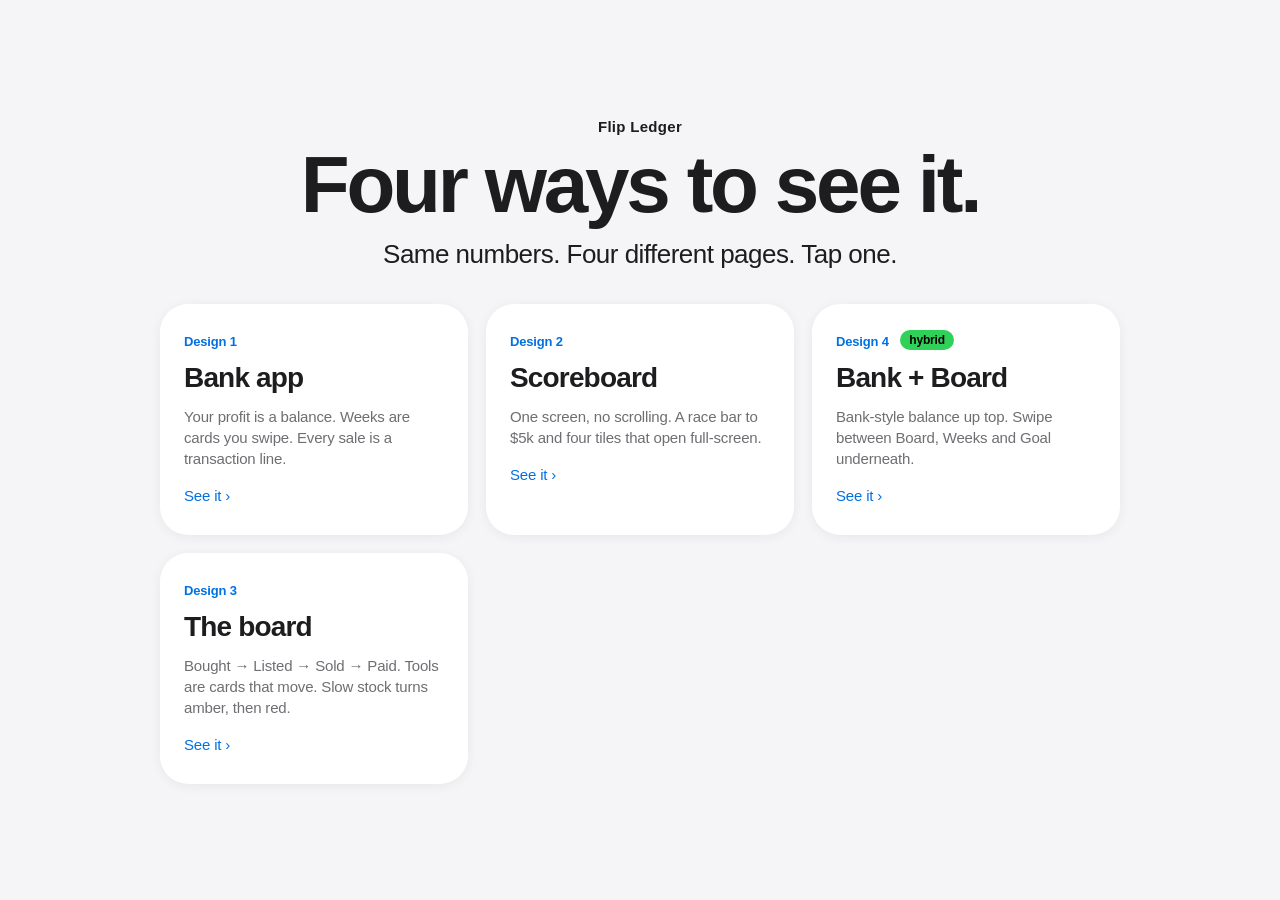
<file: mockups/index.html>
<!doctype html><html lang="en"><head><meta charset="utf-8"><meta name="viewport" content="width=device-width,initial-scale=1"><title>Flip Ledger — 3 designs</title>
<link rel="stylesheet" href="shared.css">
<style>
.cards{display:grid;gap:18px;width:min(960px,100%);margin-top:30px;grid-template-columns:repeat(auto-fit,minmax(260px,1fr))}
.card{display:block;text-decoration:none;color:inherit;background:#fff;border-radius:28px;padding:28px 24px 26px;text-align:left;box-shadow:0 2px 12px rgba(0,0,0,.06);transition:transform .35s cubic-bezier(.2,.8,.2,1),box-shadow .35s}
.card:hover{transform:translateY(-6px) scale(1.01);box-shadow:0 18px 50px rgba(0,0,0,.12)}
.card .n{font-size:13px;font-weight:600;color:#0071e3}
.card h3{font-size:28px;letter-spacing:-.03em;margin:6px 0 8px}
.card p{font-size:15px;color:#6e6e73;line-height:1.4}
.card .go{display:inline-block;margin-top:16px;color:#0071e3;font-size:15px}
.pick{font-size:12px;background:#30d158;color:#000;border-radius:980px;padding:3px 9px;margin-left:8px;font-weight:600;vertical-align:2px}
</style></head><body>
<section class="panel grey" style="min-height:100svh">
  <div class="eyebrow rv">Flip Ledger</div>
  <h1 class="rv d1" style="font-size:clamp(40px,9vw,80px)">Four ways to see it.</h1>
  <p class="sub rv d2">Same numbers. Four different pages. Tap one.</p>
  <div class="cards">
    <a class="card rv d2" href="bank.html"><div class="n">Design 1</div><h3>Bank app</h3><p>Your profit is a balance. Weeks are cards you swipe. Every sale is a transaction line.</p><span class="go">See it ›</span></a>
    <a class="card rv d3" href="scoreboard.html"><div class="n">Design 2</div><h3>Scoreboard</h3><p>One screen, no scrolling. A race bar to $5k and four tiles that open full-screen.</p><span class="go">See it ›</span></a>
    <a class="card rv d4" href="hybrid.html"><div class="n">Design 4 <span class="pick">hybrid</span></div><h3>Bank + Board</h3><p>Bank-style balance up top. Swipe between Board, Weeks and Goal underneath.</p><span class="go">See it ›</span></a>
    <a class="card rv d4" href="board.html"><div class="n">Design 3</div><h3>The board</h3><p>Bought → Listed → Sold → Paid. Tools are cards that move. Slow stock turns amber, then red.</p><span class="go">See it ›</span></a>
  </div>
</section>
<script src="shared.js"></script></body></html>
</file>
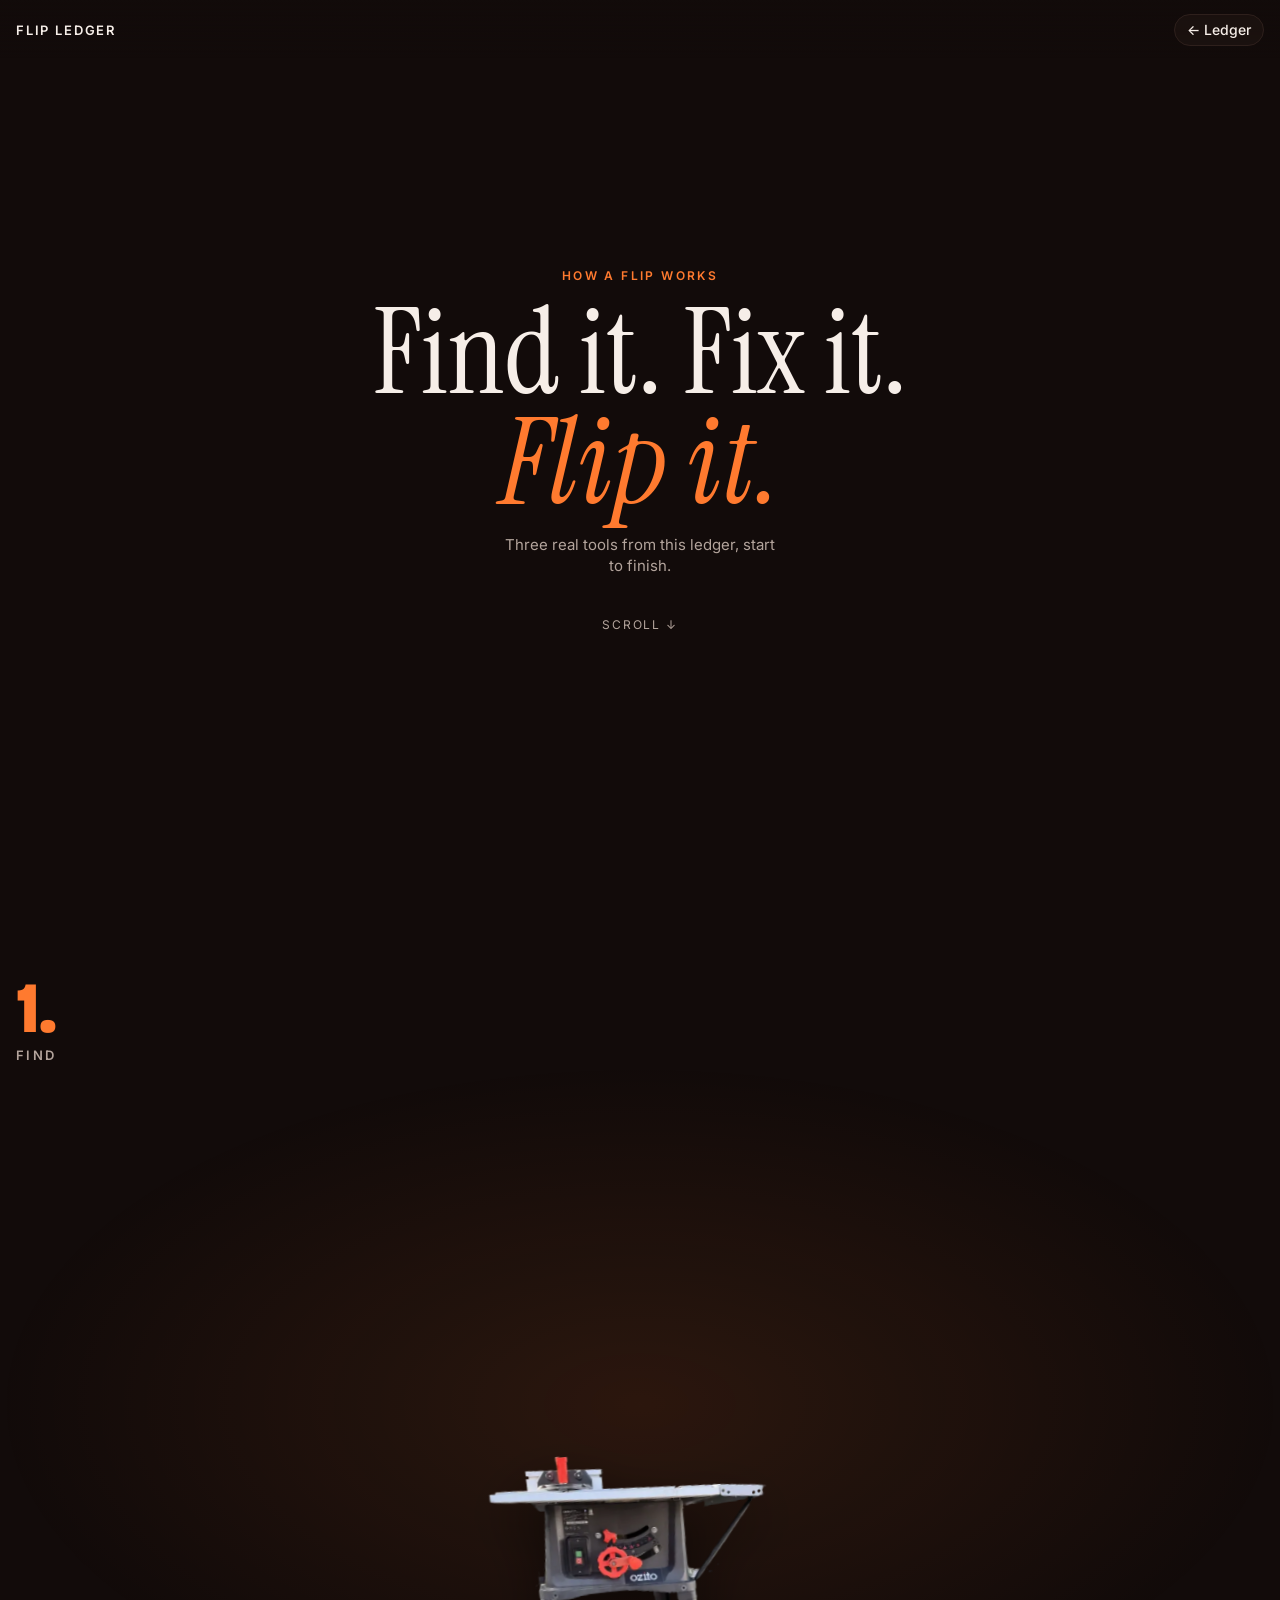
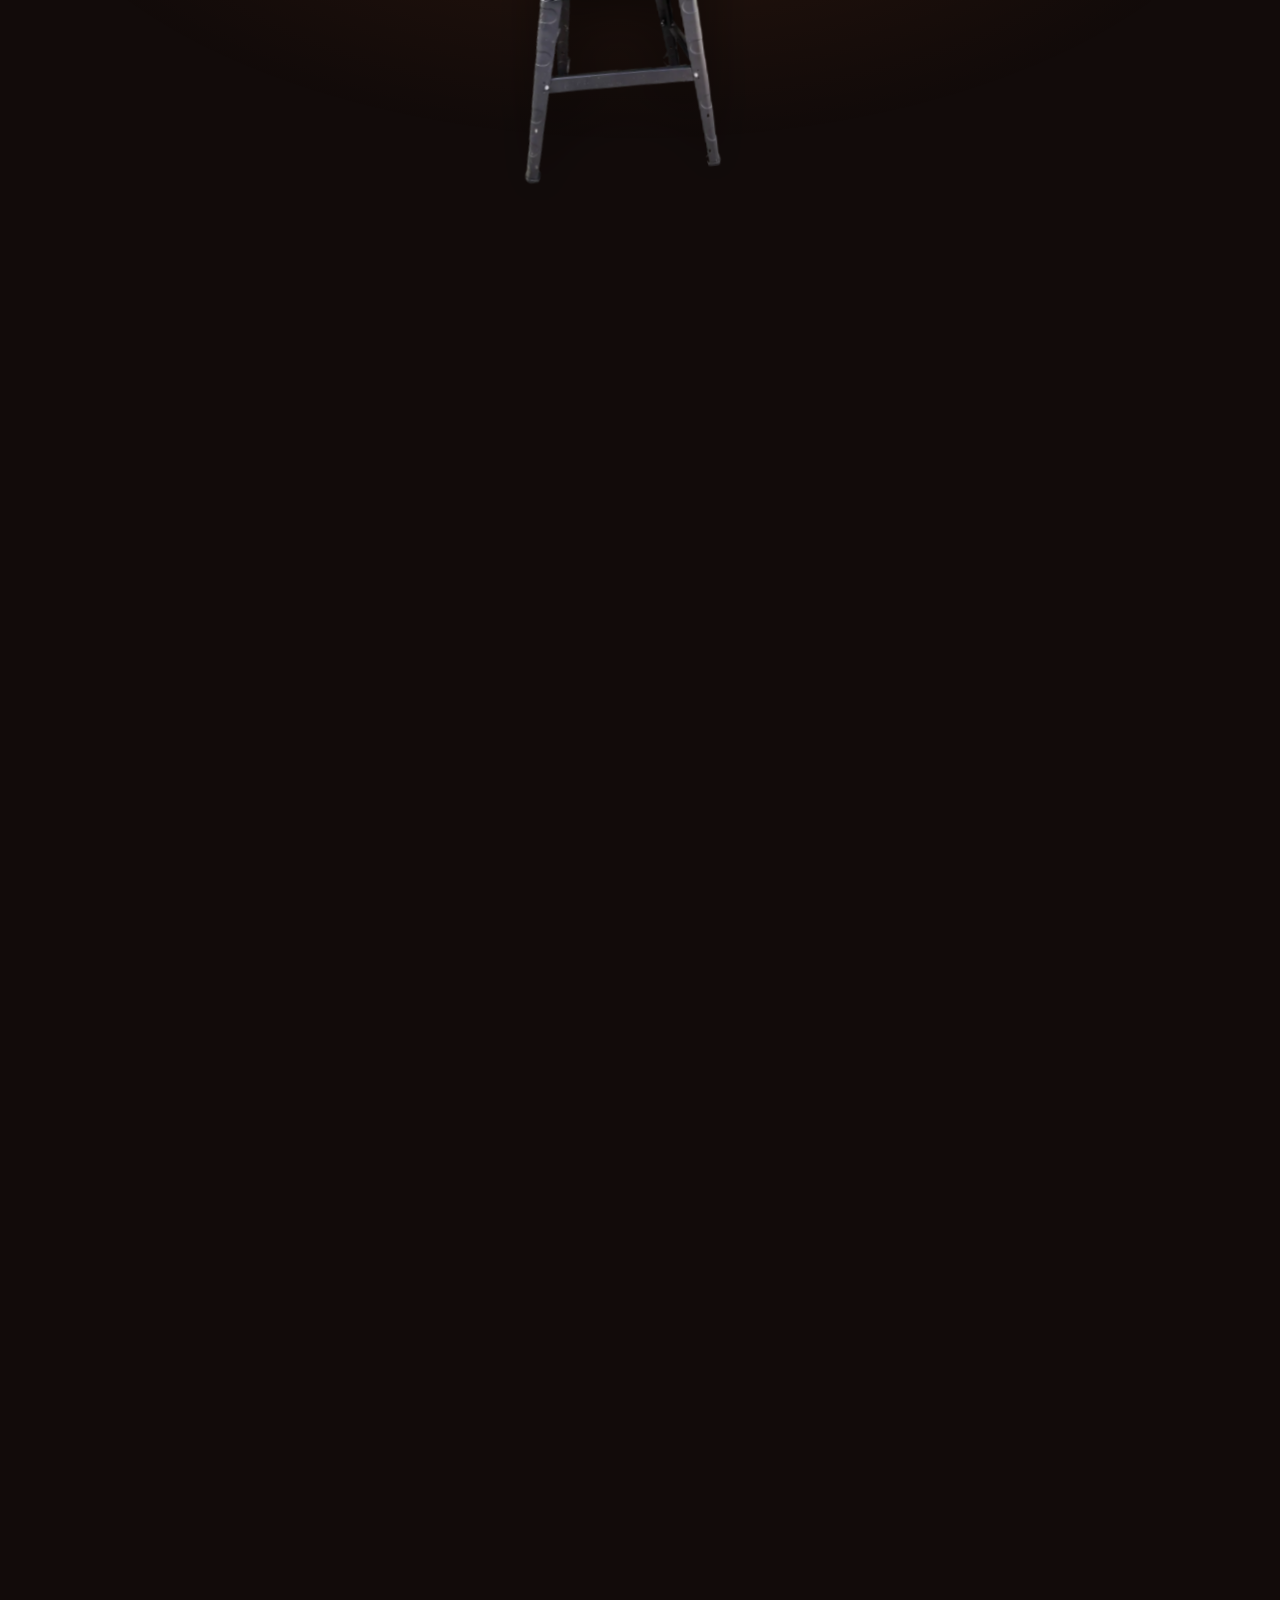
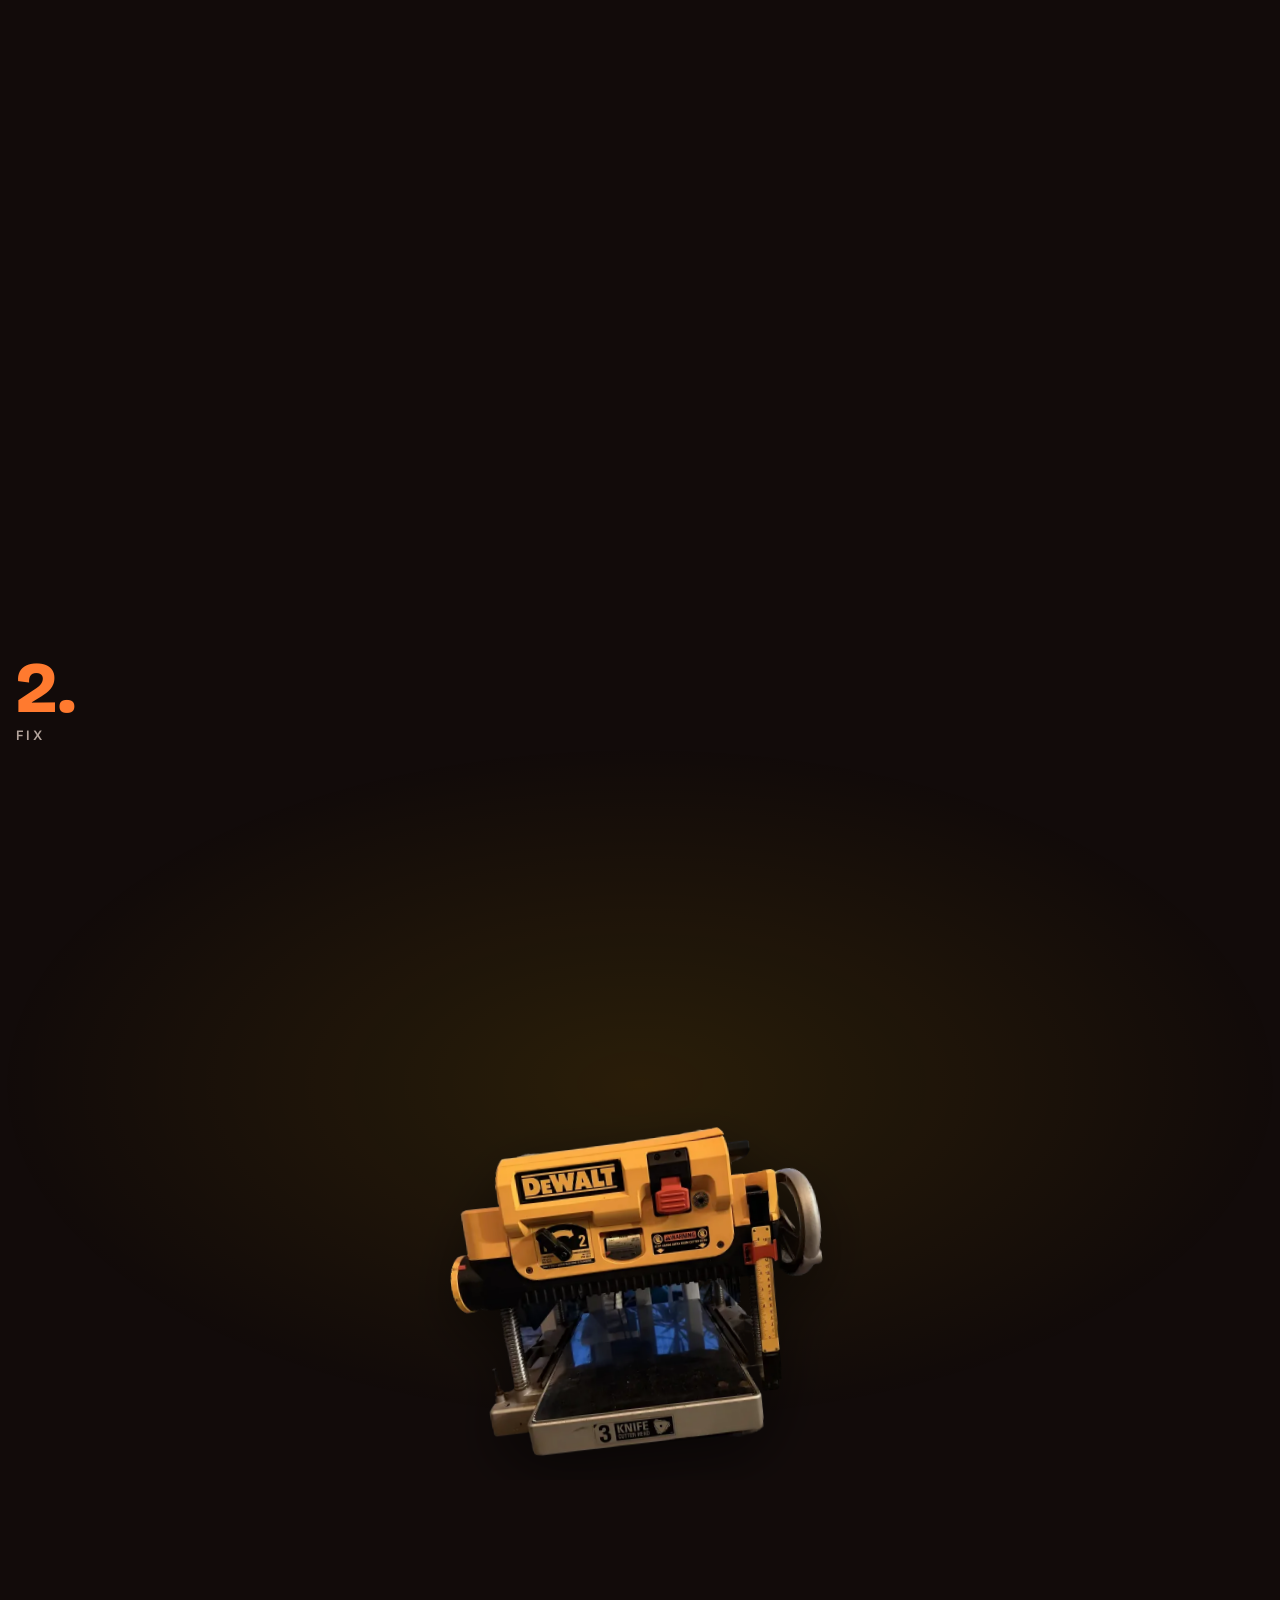
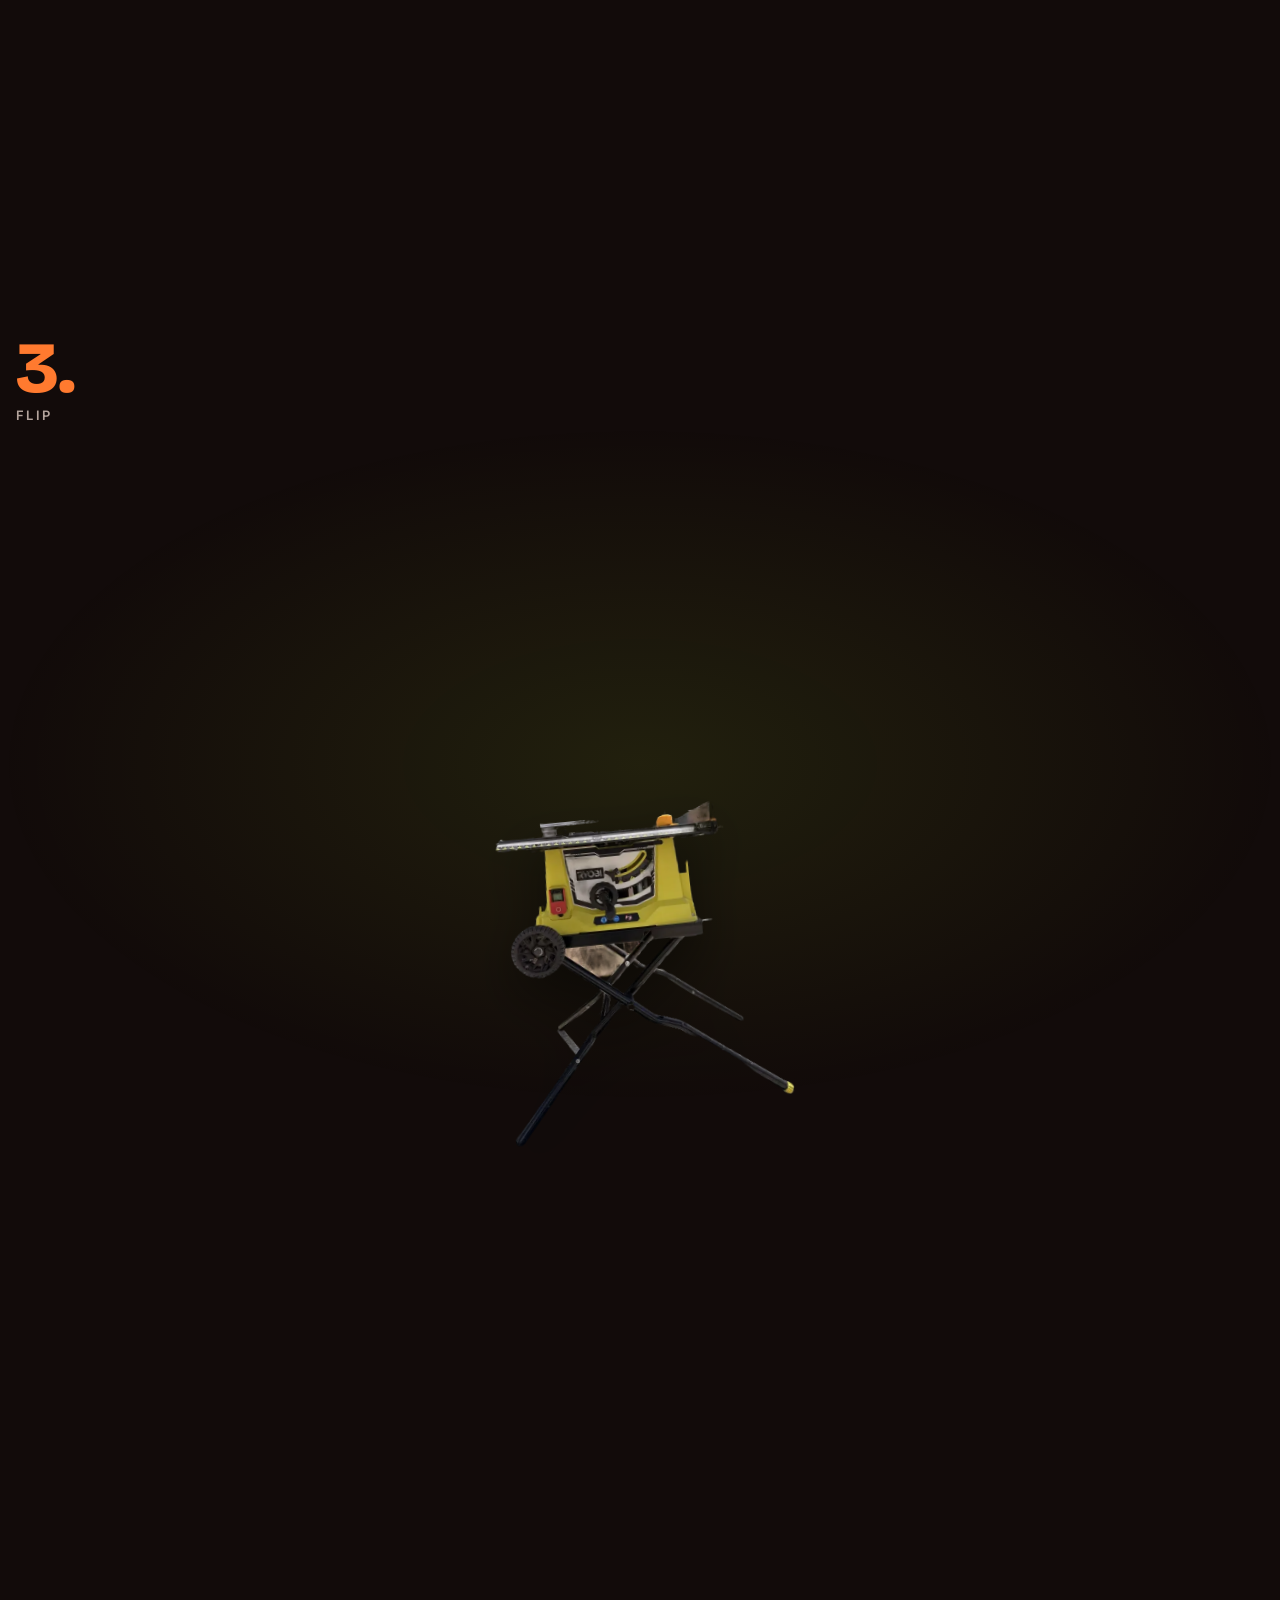
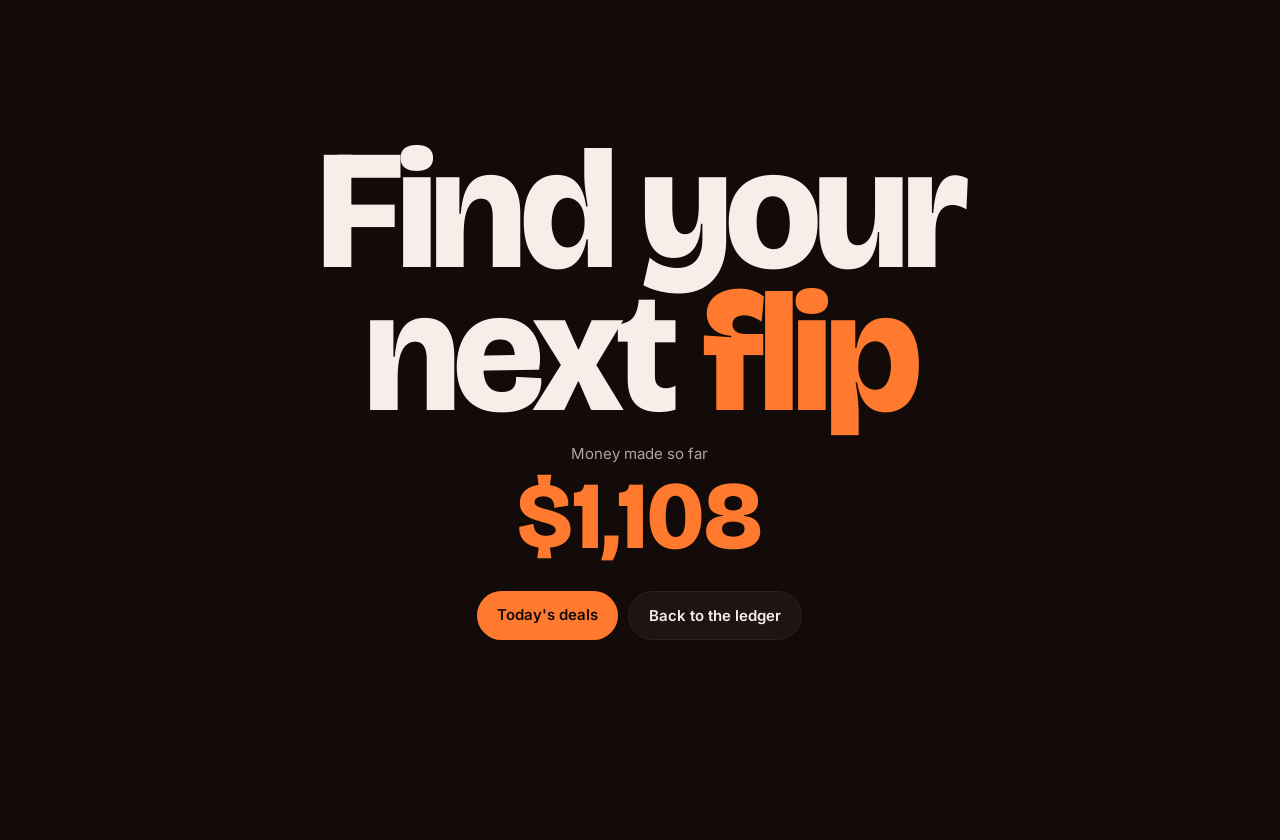
<file: story.html>
<!doctype html>
<html lang="en-NZ">
<head>
<meta charset="utf-8">
<meta name="viewport" content="width=device-width,initial-scale=1,viewport-fit=cover">
<meta name="theme-color" content="#120B0A">
<title>How a Flip Works</title>
<link rel="icon" href="icon-180.png">
<link rel="preconnect" href="https://fonts.googleapis.com">
<link rel="preconnect" href="https://fonts.gstatic.com" crossorigin>
<link href="https://fonts.googleapis.com/css2?family=Bricolage+Grotesque:opsz,wght@12..96,500;12..96,800&family=Instrument+Serif:ital@0;1&family=Inter:wght@400;500;600&display=swap" rel="stylesheet">
<style>
:root{
  --bg:#120B0A; --ink:#F6EEE8; --mut:#B3A49C; --acc:#FF7A2F; --panel:#1E1412; --line:#2E201C;
  --ease:cubic-bezier(.2,.8,.2,1);
}
*{box-sizing:border-box;margin:0;padding:0}
html{background:var(--bg);color:var(--ink);-webkit-text-size-adjust:100%}
body{background:var(--bg);font-family:Inter,system-ui,sans-serif;overflow-x:clip}
a{color:inherit}

/* top bar */
.nav{position:fixed;inset:0 0 auto;z-index:20;display:flex;justify-content:space-between;align-items:center;
  padding:calc(14px + env(safe-area-inset-top)) 16px 12px;font:600 13px/1 Inter;letter-spacing:.14em;text-transform:uppercase;
  background:linear-gradient(var(--bg),rgba(18,11,10,0))}
.nav a{text-decoration:none}
.nav .back{letter-spacing:0;text-transform:none;font-weight:500;font-size:14px;padding:8px 12px;border:1px solid var(--line);border-radius:99px;background:rgba(30,20,18,.7)}
.prog{position:fixed;left:0;top:0;height:2px;background:var(--acc);width:0;z-index:21}

/* intro */
.intro{min-height:100svh;display:grid;place-content:center;text-align:center;padding:0 16px}
.intro small{color:var(--acc);font:600 12px Inter;letter-spacing:.2em;text-transform:uppercase}
.intro h1{font:400 clamp(54px,16vw,120px)/.92 'Instrument Serif',serif;margin-top:14px}
.intro h1 i{color:var(--acc)}
.intro p{color:var(--mut);margin:16px auto 0;max-width:30ch;font-size:15px;line-height:1.45}
.cue{margin-top:40px;color:var(--mut);font-size:12px;letter-spacing:.16em;text-transform:uppercase;animation:bob 2s ease-in-out infinite}
@keyframes bob{50%{transform:translateY(6px)}}

/* chapters: a tall section with a sticky stage; scroll moves the word and the tool */
.ch{height:320vh;position:relative}
.stage{position:sticky;top:0;height:100svh;overflow:hidden;display:grid;place-items:center}
.glow{position:absolute;inset:-10%;background:radial-gradient(60% 45% at 50% 55%,var(--c),transparent 70%);opacity:.32;transition:opacity .4s}
.lab{position:absolute;left:16px;top:calc(76px + env(safe-area-inset-top));z-index:6}
.lab b{display:block;font:800 clamp(40px,11vw,72px)/.9 'Bricolage Grotesque';color:var(--acc)}
.lab span{display:block;font:600 13px Inter;letter-spacing:.18em;text-transform:uppercase;color:var(--mut);margin-top:6px}
.word{position:absolute;left:50%;top:40%;white-space:nowrap;font:800 var(--fs,200px)/.8 'Bricolage Grotesque';letter-spacing:-.05em;
  color:#F6EEE8;will-change:transform;transform:translate(calc(-50% + var(--x,0px)),-50%) scale(var(--s,1))}
.tool{position:relative;z-index:3;width:min(80vw,520px);max-height:50svh;margin-top:14svh;object-fit:contain;will-change:transform;
  filter:drop-shadow(0 30px 40px rgba(0,0,0,.55))}
.card{position:absolute;left:16px;right:16px;bottom:calc(22px + env(safe-area-inset-bottom));z-index:6;max-width:520px;margin:0 auto;
  background:rgba(30,20,18,.78);backdrop-filter:blur(14px);-webkit-backdrop-filter:blur(14px);border:1px solid var(--line);border-radius:18px;padding:14px 16px;
  opacity:0;transform:translateY(20px);transition:opacity .5s,transform .6s var(--ease)}
.card.on{opacity:1;transform:none}
.card h3{font:500 15px Inter;line-height:1.35}
.card .row{display:flex;gap:18px;margin-top:10px}
.card .row div{font-size:12px;color:var(--mut)}
.card .row b{display:block;font:800 22px 'Bricolage Grotesque';color:var(--ink);margin-top:2px}
.card .row b.acc{color:var(--acc)}

/* ending */
.end{min-height:100svh;display:grid;place-content:center;text-align:center;padding:60px 16px;position:relative;overflow:hidden}
.end h2{font:800 clamp(62px,19vw,170px)/.84 'Bricolage Grotesque';letter-spacing:-.04em}
.end h2 i{font-style:normal;color:var(--acc)}
.end p{color:var(--mut);margin-top:18px;font-size:15px}
.end .big{font:800 clamp(48px,14vw,96px)/1 'Bricolage Grotesque';color:var(--acc);margin-top:6px}
.btns{display:flex;gap:10px;justify-content:center;margin-top:26px;flex-wrap:wrap}
.btns a{text-decoration:none;font:600 15px Inter;padding:14px 20px;border-radius:99px;min-height:44px}
.btns .p{background:var(--acc);color:#120B0A}
.btns .s{border:1px solid var(--line);background:var(--panel)}
.end .w2{display:inline-block;opacity:0;transform:translateY(40%) rotate(3deg);transition:opacity .6s,transform .9s var(--ease)}
.end.in .w2{opacity:1;transform:none}
.end.in .w2:nth-child(2){transition-delay:.08s}.end.in .w2:nth-child(3){transition-delay:.16s}.end.in .w2:nth-child(4){transition-delay:.24s}

@media (prefers-reduced-motion:reduce){
  .ch{height:auto}.stage{position:relative;height:auto;min-height:100svh;padding:120px 0 160px}
  .word{transform:translate(-8%,-50%)}.card{opacity:1;transform:none}.end .w2{opacity:1;transform:none}.cue{animation:none}
}
</style>
</head>
<body>
<div class="prog" id="prog"></div>
<nav class="nav"><span>Flip Ledger</span><a class="back" href="./">← Ledger</a></nav>

<section class="intro">
  <small>How a flip works</small>
  <h1>Find it. Fix it.<br><i>Flip it.</i></h1>
  <p>Three real tools from this ledger, start to finish.</p>
  <div class="cue">Scroll ↓</div>
</section>

<div id="chapters"></div>

<section class="end" id="end">
  <h2><span class="w2">Find</span> <span class="w2">your</span><br><span class="w2">next</span> <span class="w2"><i>flip</i></span></h2>
  <p>Money made so far</p>
  <div class="big" id="made">$0</div>
  <div class="btns"><a class="p" href="./?tab=deals">Today's deals</a><a class="s" href="./">Back to the ledger</a></div>
</section>

<script>
const $ = s => document.querySelector(s), $$ = s => [...document.querySelectorAll(s)];
const reduce = matchMedia('(prefers-reduced-motion: reduce)').matches;
const money = n => (n < 0 ? '−$' : '$') + Math.abs(Math.round(n)).toLocaleString('en-NZ');
const esc = s => String(s ?? '').replace(/[&<>"']/g, c => ({'&':'&amp;','<':'&lt;','>':'&gt;','"':'&quot;',"'":'&#39;'}[c]));
const clamp = (v, a = 0, b = 1) => Math.max(a, Math.min(b, v));

/* three chapters, each tied to a real item in data.json so the numbers stay live */
const CH = [
  { n: '1.', word: 'FIND', lab: 'Find', id: 'ozito-ts254', img: 'story/ozito.webp', c: 'rgba(255,122,47,.9)',
    say: i => `Ozito 254mm table saw. A "$30 quick sale" on Trade Me.` },
  { n: '2.', word: 'FIX', lab: 'Fix', id: 'dewalt-dw735', img: 'story/planer.webp', c: 'rgba(255,196,0,.85)',
    say: i => `DeWalt DW735 planer. Rust off the bed, clean photos, honest listing.` },
  { n: '3.', word: 'FLIP', lab: 'Flip', id: 'ryobi-ts-2', img: 'story/ryobi.webp', c: 'rgba(198,244,50,.75)',
    say: i => `Ryobi table saw. Blade stuck at full height, sold anyway.` }
];

function stats(i) {
  if (!i) return '';
  if (i.status === 'sold') return `<div>Bought<b>${money(i.cost)}</b></div><div>Sold<b>${money(i.sold)}</b></div><div>Profit<b class="acc">+${money(i.sold - i.cost)}</b></div>`;
  const bid = /bid \$(\d+)/i.exec(i.note || '');
  return `<div>Bought<b>${money(i.cost)}</b></div>${bid ? `<div>Top bid<b>${money(+bid[1])}</b></div>` : `<div>List at<b>${money(i.list)}</b></div>`}<div>Aiming for<b class="acc">${money(i.accept)}</b></div>`;
}

/* size each word so it spans the screen, like a poster */
function fit() {
  $$('.word').forEach(w => { w.style.setProperty('--fs', '200px'); w.style.setProperty('--fs', Math.min(560, 200 * innerWidth * .94 / w.offsetWidth) + 'px'); });
}
function build(D) {
  const items = Object.fromEntries(D.items.map(i => [i.id, i]));
  $('#chapters').innerHTML = CH.map((c, k) => {
    const i = items[c.id];
    return `<section class="ch" data-k="${k}"><div class="stage" style="--c:${c.c}">
      <div class="glow"></div>
      <div class="lab"><b>${c.n}</b><span>${c.lab}</span></div>
      <div class="word back">${c.word}</div>
      <img class="tool" src="${c.img}" alt="${esc(i ? i.name : c.lab)}" loading="${k ? 'lazy' : 'eager'}">
      <div class="card"><h3>${esc(c.say(i))}</h3><div class="row">${stats(i)}</div></div>
    </div></section>`;
  }).join('');

  /* money made: paid sales minus everything bought to flip and fuel (same as the ledger hero) */
  const sold = D.items.filter(i => i.status === 'sold');
  const cashIn = sold.filter(i => i.paid !== false).reduce((s, i) => s + i.sold, 0);
  const out = D.items.filter(i => !i.own && (i.status === 'sold' || i.status === 'stock')).reduce((s, i) => s + i.cost, 0);
  const fuel = D.trips.reduce((s, t) => s + t.fuel, 0);
  $('#made').dataset.to = cashIn - out - fuel;
  $('#made').textContent = money(cashIn - out - fuel);
  document.fonts.ready.then(() => { fit(); onScroll(); });
  fit(); onScroll();
}

let counted = false;
function onScroll() {
  const H = document.documentElement.scrollHeight - innerHeight;
  $('#prog').style.width = (scrollY / Math.max(1, H) * 100) + '%';
  $$('.ch').forEach(ch => {
    const r = ch.getBoundingClientRect(), p = clamp(-r.top / Math.max(1, r.height - innerHeight));
    const stage = ch.querySelector('.stage');
    if (!reduce) {
      /* word slides right-to-left across the screen; tool rises and settles; the card shows once it lands */
      const w = ch.querySelector('.word');
      w.style.setProperty('--x', ((.5 - p) * innerWidth * .22) + 'px');
      w.style.setProperty('--s', 1.08 - p * .12);
      w.style.opacity = clamp(p / .12) * (1 - clamp((p - .9) / .1));
      const t = clamp(p / .45), ease = 1 - Math.pow(1 - t, 3);
      ch.querySelector('.tool').style.transform = `translateY(${(1 - ease) * 22}svh) scale(${.72 + ease * .28}) rotate(${(1 - ease) * -6}deg)`;
      stage.querySelector('.glow').style.opacity = .12 + ease * .3;
    }
    ch.querySelector('.card').classList.toggle('on', reduce || (p > .38 && p < .98));
  });
  const end = $('#end'), er = end.getBoundingClientRect();
  if (er.top < innerHeight * .7) {
    end.classList.add('in');
    if (!counted) { counted = true; countUp($('#made'), +$('#made').dataset.to || 0); }
  }
}
function countUp(el, to) {
  if (reduce) return el.textContent = money(to);
  const t0 = performance.now(), dur = 1400;
  const step = now => { const p = Math.min(1, (now - t0) / dur); el.textContent = money(to * (1 - Math.pow(1 - p, 4))); if (p < 1) requestAnimationFrame(step); };
  requestAnimationFrame(step);
}
addEventListener('scroll', onScroll, { passive: true });
addEventListener('resize', () => { fit(); onScroll(); });
fetch('data.json', { cache: 'no-store' }).then(r => r.json()).then(build)
  .catch(() => { $('#chapters').innerHTML = '<p style="text-align:center;color:var(--mut);padding:40px">Couldn’t load the ledger data.</p>'; });
</script>
</body>
</html>
</file>
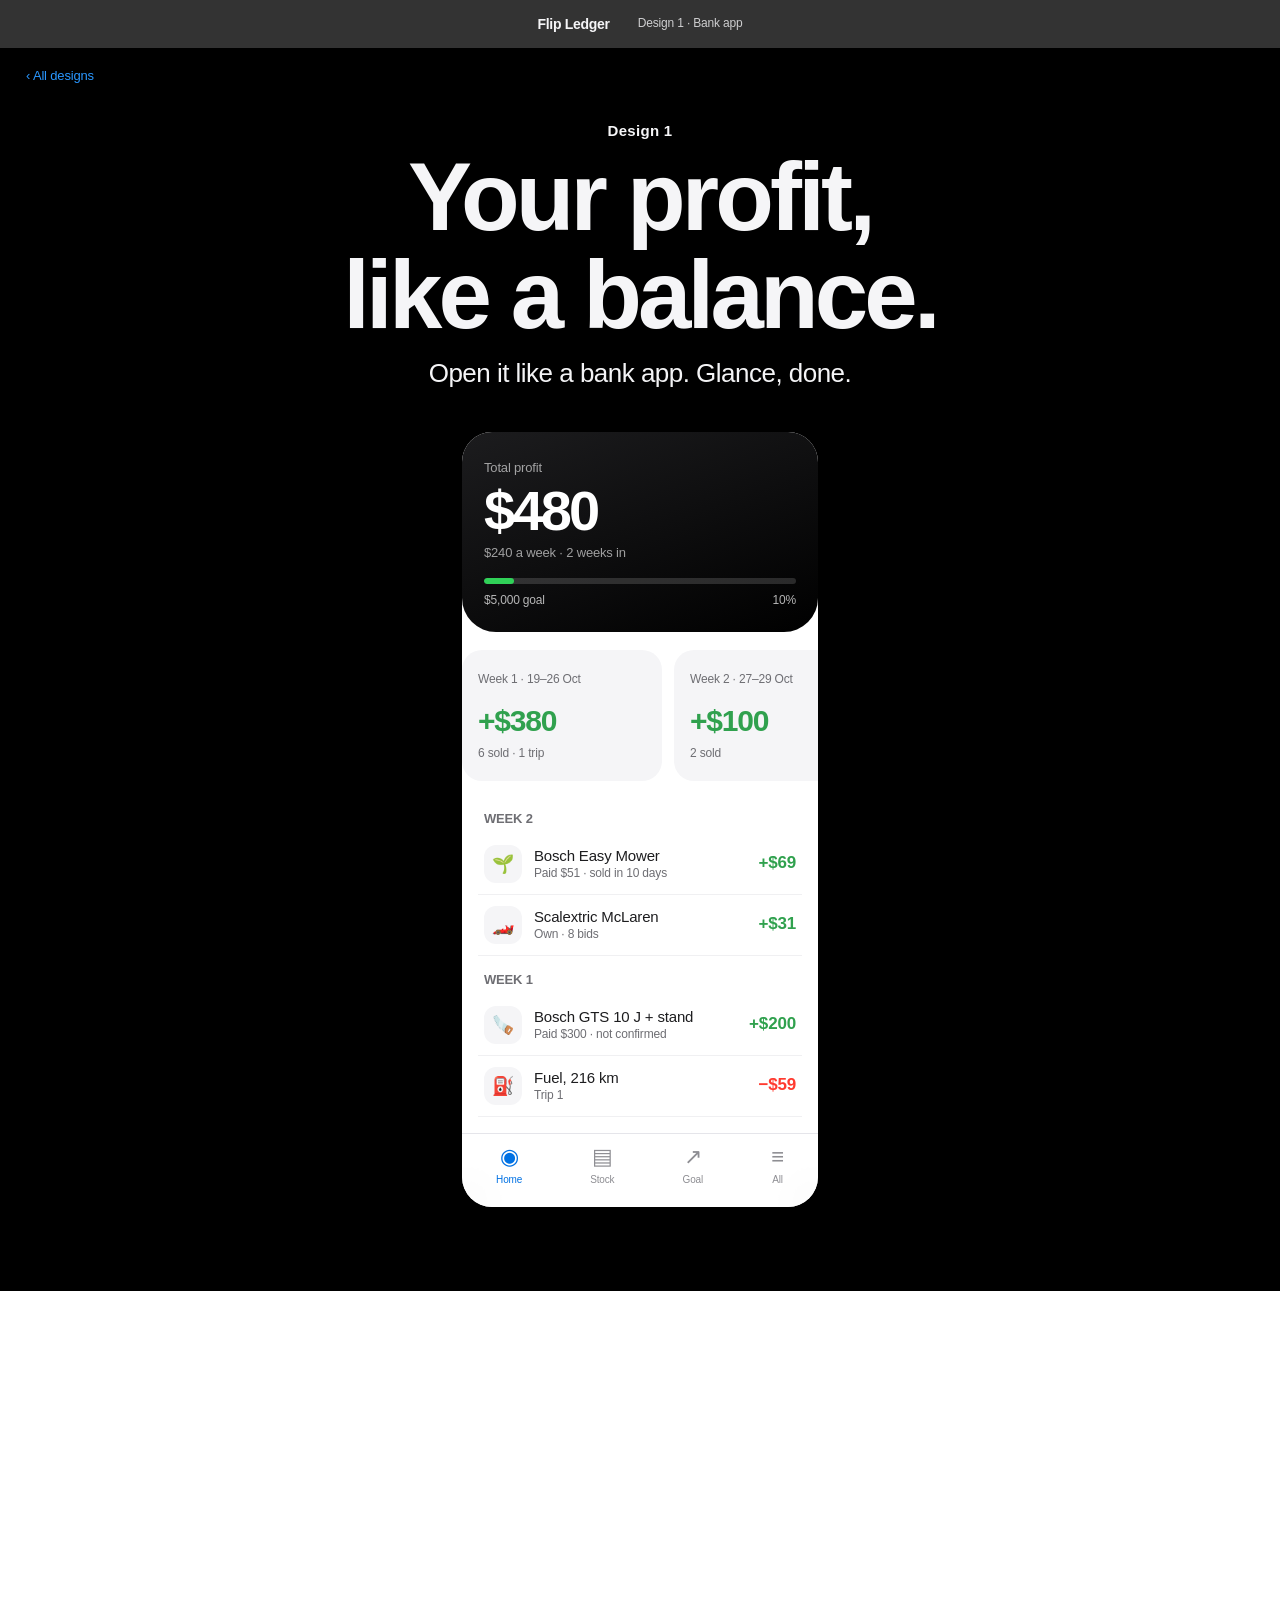
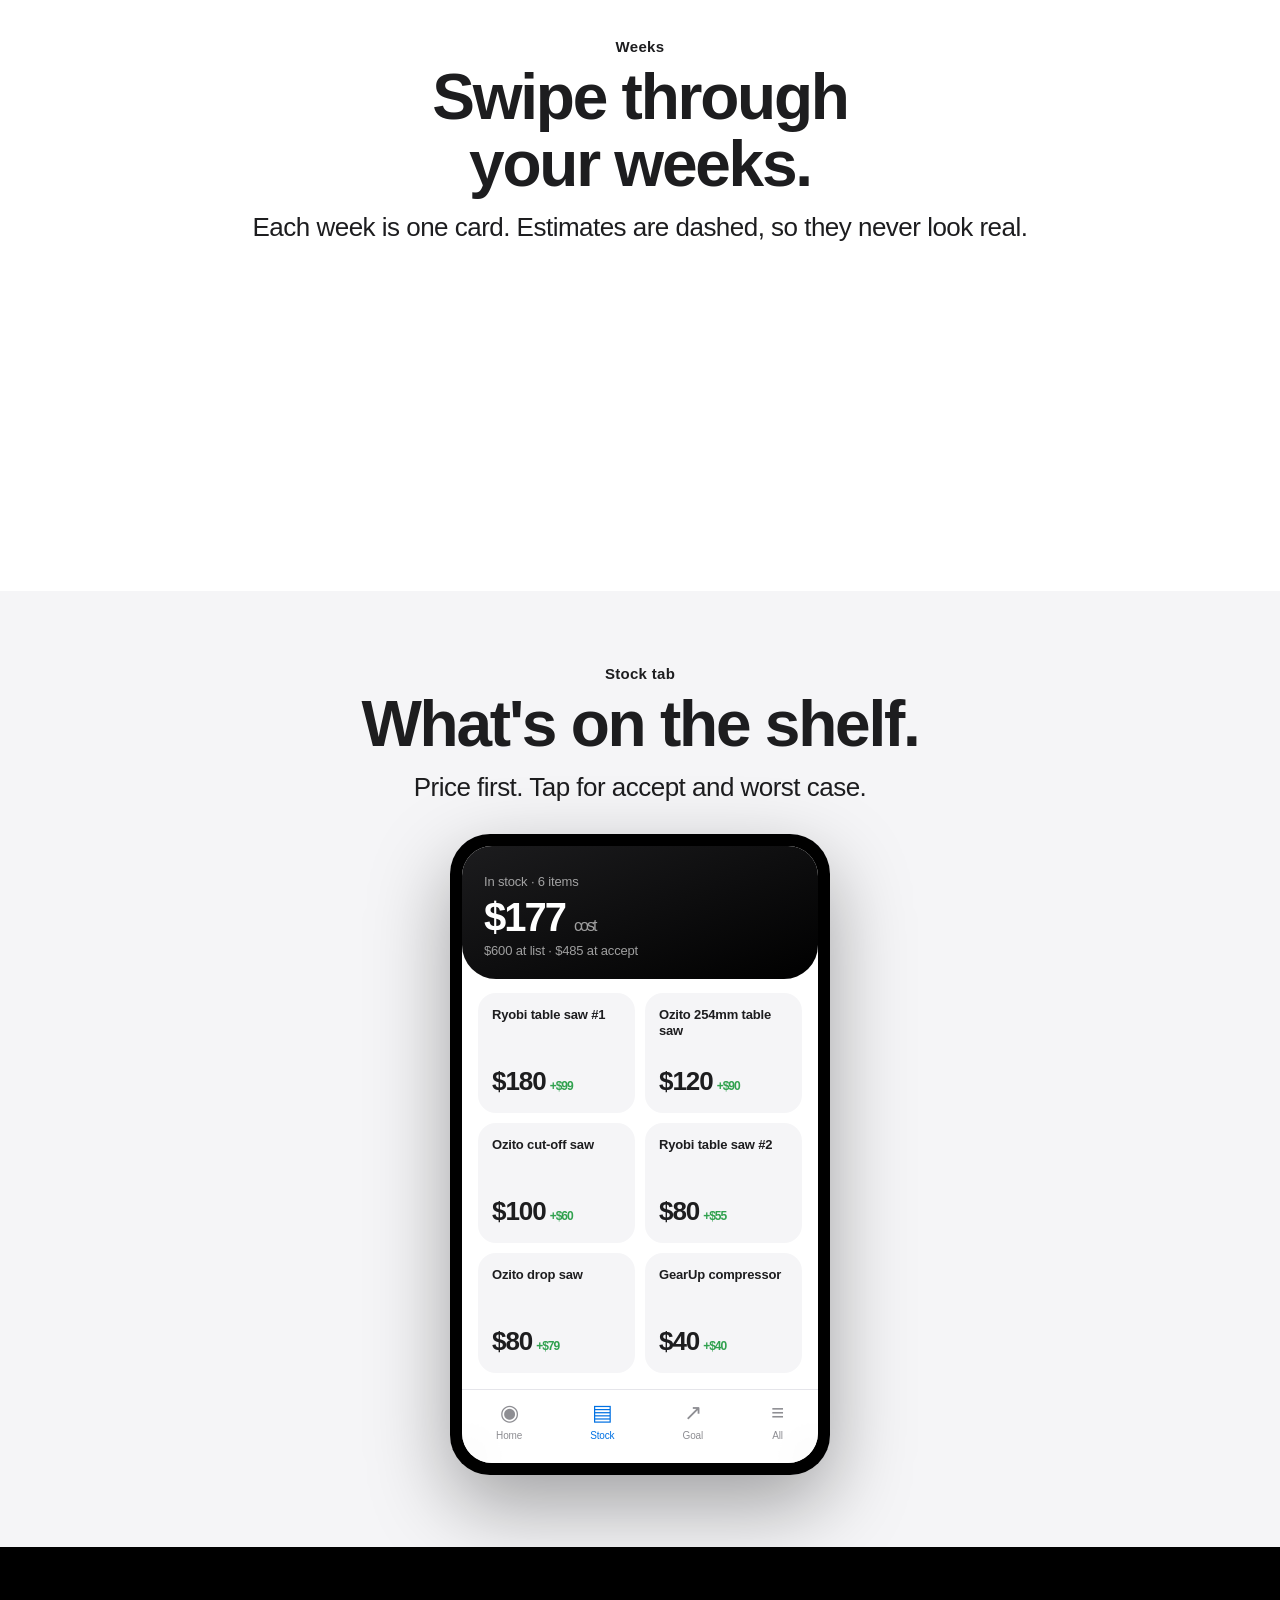
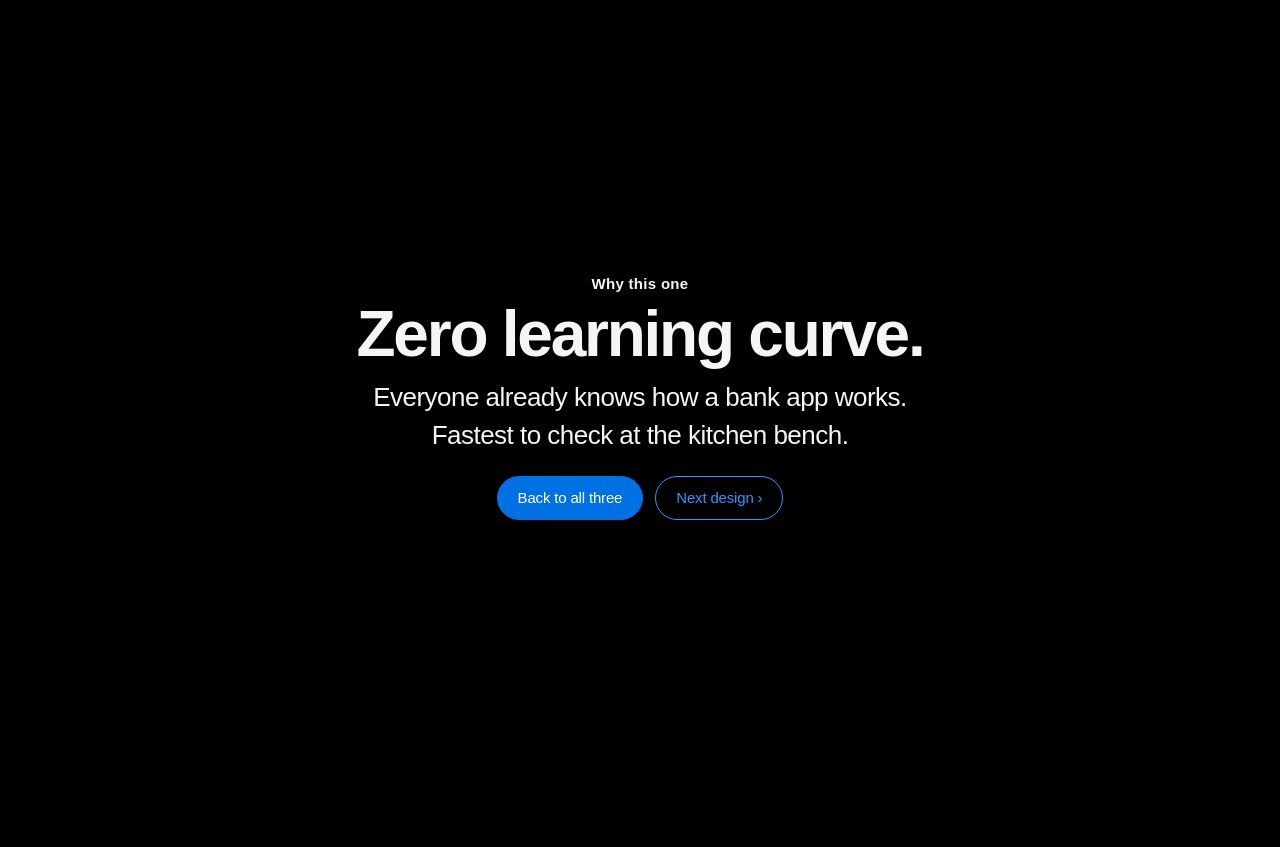
<file: mockups/bank.html>
<!doctype html><html lang="en"><head><meta charset="utf-8"><meta name="viewport" content="width=device-width,initial-scale=1"><title>Design 1 — Bank app</title>
<link rel="stylesheet" href="shared.css">
<style>
.bal{background:linear-gradient(160deg,#1c1c1e,#000);color:#fff;padding:26px 22px 22px;border-radius:0 0 34px 34px}
.bal .k{font-size:13px;opacity:.6}
.bal .v{font-size:56px;font-weight:700;letter-spacing:-.05em;line-height:1;margin:6px 0 4px}
.bal .goal{height:6px;border-radius:99px;background:rgba(255,255,255,.15);margin-top:16px;overflow:hidden}
.bal .goal i{display:block;height:100%;width:0;background:#30d158;border-radius:99px;transition:width 1.6s cubic-bezier(.2,.8,.2,1)}
.in .bal .goal i{width:9.6%}
.bal .row{display:flex;justify-content:space-between;font-size:12px;opacity:.7;margin-top:8px}
.swipe{display:flex;gap:12px;overflow-x:auto;padding:18px 16px 6px;scroll-snap-type:x mandatory;scrollbar-width:none}
.swipe::-webkit-scrollbar{display:none}
.wk{flex:none;width:200px;scroll-snap-align:start;border-radius:20px;padding:16px;background:#f5f5f7}
.wk.est{background:#fff;border:1.5px dashed #c7c7cc}
.wk small{font-size:12px;color:#6e6e73}
.wk .p{font-size:30px;font-weight:700;letter-spacing:-.04em;color:#30a14e;margin-top:8px}
.wk .m{font-size:12px;color:#6e6e73;margin-top:2px}
.tx{padding:8px 16px 90px}
.tx h4{font-size:13px;color:#6e6e73;font-weight:600;margin:14px 6px 6px}
.t{display:flex;align-items:center;gap:12px;padding:11px 6px;border-bottom:1px solid #f0f0f2}
.t .ic{width:38px;height:38px;border-radius:12px;background:#f5f5f7;display:grid;place-items:center;font-size:18px;flex:none}
.t .nm{flex:1;min-width:0;font-size:15px;font-weight:500;line-height:1.25}
.t .nm small{display:block;color:#6e6e73;font-size:12px;font-weight:400}
.t .amt{font-weight:600;color:#30a14e}
.t .amt.neg{color:#ff3b30}
.tabbar{position:absolute;left:0;right:0;bottom:0;height:74px;background:rgba(255,255,255,.85);backdrop-filter:blur(20px);border-top:1px solid #e5e5ea;display:flex;justify-content:space-around;align-items:center;padding-bottom:12px;font-size:10px;color:#8e8e93}
.tabbar div{text-align:center}.tabbar div b{display:block;font-size:22px;font-weight:400}.tabbar .on{color:#0071e3}
.stock{display:grid;grid-template-columns:1fr 1fr;gap:10px;padding:14px 16px 90px}
.sk{border-radius:18px;background:#f5f5f7;padding:14px;font-size:13px;font-weight:600;line-height:1.3;min-height:120px;display:flex;flex-direction:column}
.sk .pr{margin-top:auto;font-size:26px;letter-spacing:-.04em}
.sk .pr small{font-size:12px;color:#30a14e;font-weight:600;margin-left:4px}
</style></head><body>
<a class="back" href="index.html">‹ All designs</a>
<div class="nav"><b>Flip Ledger</b><span>Design 1 · Bank app</span></div>

<section class="panel dark">
  <div class="eyebrow rv">Design 1</div>
  <h1 class="rv d1">Your profit,<br>like a balance.</h1>
  <p class="sub rv d2">Open it like a bank app. Glance, done.</p>
  <div class="device rv d3"><div class="screen">
    <div class="bal"><div class="k">Total profit</div><div class="v" data-count="480" data-pre="$">$0</div><div class="k">$240 a week · 2 weeks in</div>
      <div class="goal"><i></i></div><div class="row"><span>$5,000 goal</span><span>10%</span></div></div>
    <div class="swipe">
      <div class="wk"><small>Week 1 · 19–26 Oct</small><div class="p">+$380</div><div class="m">6 sold · 1 trip</div></div>
      <div class="wk"><small>Week 2 · 27–29 Oct</small><div class="p">+$100</div><div class="m">2 sold</div></div>
      <div class="wk est"><small>Week 3 · estimate</small><div class="p" style="color:#8e8e93">+$268</div><div class="m">if stock sells</div></div>
    </div>
    <div class="tx"><h4>WEEK 2</h4>
      <div class="t"><div class="ic">🌱</div><div class="nm">Bosch Easy Mower<small>Paid $51 · sold in 10 days</small></div><div class="amt">+$69</div></div>
      <div class="t"><div class="ic">🏎️</div><div class="nm">Scalextric McLaren<small>Own · 8 bids</small></div><div class="amt">+$31</div></div>
      <h4>WEEK 1</h4>
      <div class="t"><div class="ic">🪚</div><div class="nm">Bosch GTS 10 J + stand<small>Paid $300 · not confirmed</small></div><div class="amt">+$200</div></div>
      <div class="t"><div class="ic">⛽</div><div class="nm">Fuel, 216 km<small>Trip 1</small></div><div class="amt neg">−$59</div></div>
    </div>
    <div class="tabbar"><div class="on"><b>◉</b>Home</div><div><b>▤</b>Stock</div><div><b>↗</b>Goal</div><div><b>≡</b>All</div></div>
  </div></div>
</section>

<section class="panel">
  <div class="eyebrow rv">Weeks</div>
  <h2 class="rv d1">Swipe through<br>your weeks.</h2>
  <p class="sub rv d2">Each week is one card. Estimates are dashed, so they never look real.</p>
</section>

<section class="panel grey">
  <div class="eyebrow rv">Stock tab</div>
  <h2 class="rv d1">What's on the shelf.</h2>
  <p class="sub rv d2">Price first. Tap for accept and worst case.</p>
  <div class="device rv d3"><div class="screen">
    <div class="bal" style="padding-bottom:18px"><div class="k">In stock · 6 items</div><div class="v" style="font-size:40px">$177 <span style="font-size:16px;opacity:.6;font-weight:500">cost</span></div><div class="k">$600 at list · $485 at accept</div></div>
    <div class="stock">
      <div class="sk">Ryobi table saw #1<div class="pr">$180<small>+$99</small></div></div>
      <div class="sk">Ozito 254mm table saw<div class="pr">$120<small>+$90</small></div></div>
      <div class="sk">Ozito cut-off saw<div class="pr">$100<small>+$60</small></div></div>
      <div class="sk">Ryobi table saw #2<div class="pr">$80<small>+$55</small></div></div>
      <div class="sk">Ozito drop saw<div class="pr">$80<small>+$79</small></div></div>
      <div class="sk">GearUp compressor<div class="pr">$40<small>+$40</small></div></div>
    </div>
    <div class="tabbar"><div><b>◉</b>Home</div><div class="on"><b>▤</b>Stock</div><div><b>↗</b>Goal</div><div><b>≡</b>All</div></div>
  </div></div>
</section>

<section class="panel dark">
  <div class="eyebrow rv">Why this one</div>
  <h2 class="rv d1">Zero learning curve.</h2>
  <p class="sub rv d2">Everyone already knows how a bank app works.<br>Fastest to check at the kitchen bench.</p>
  <div class="pills rv d3"><a class="pill" href="index.html">Back to all three</a><a class="pill ghost" href="scoreboard.html">Next design ›</a></div>
</section>
<script src="shared.js"></script></body></html>
</file>
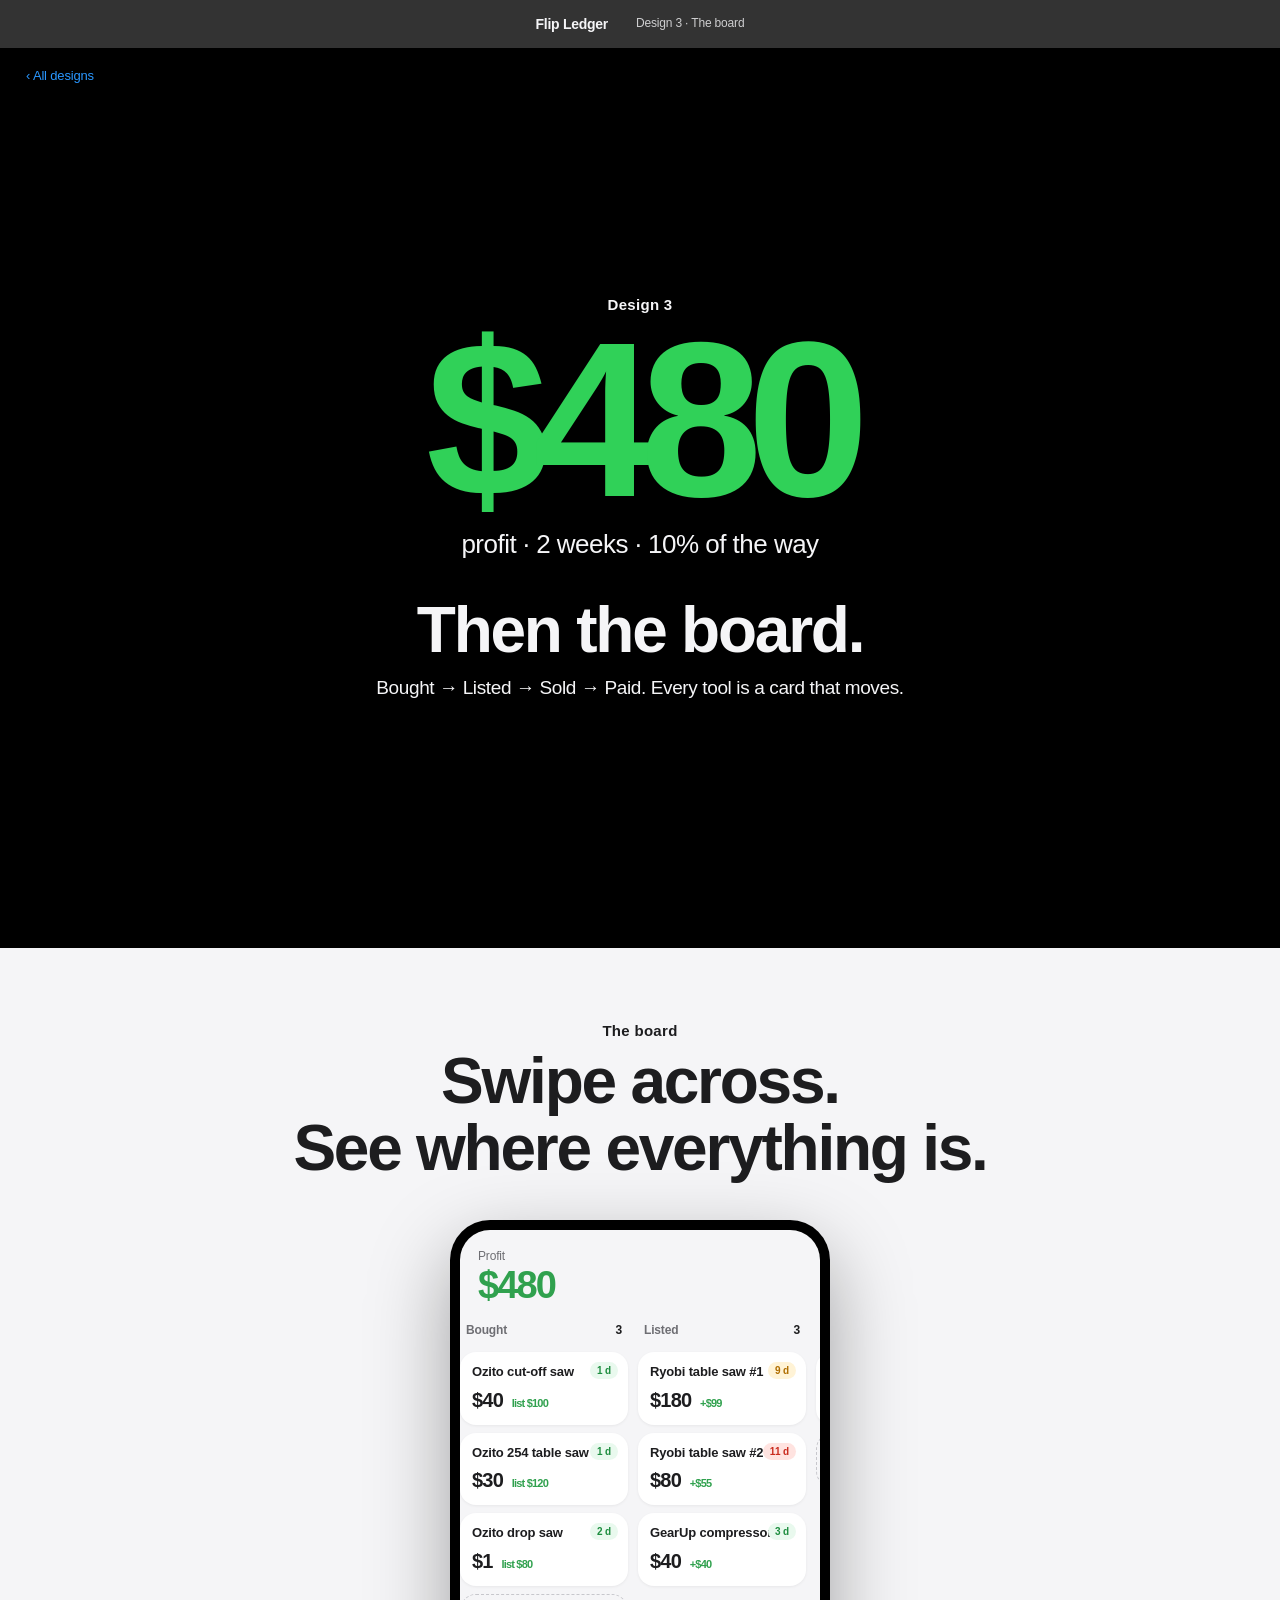
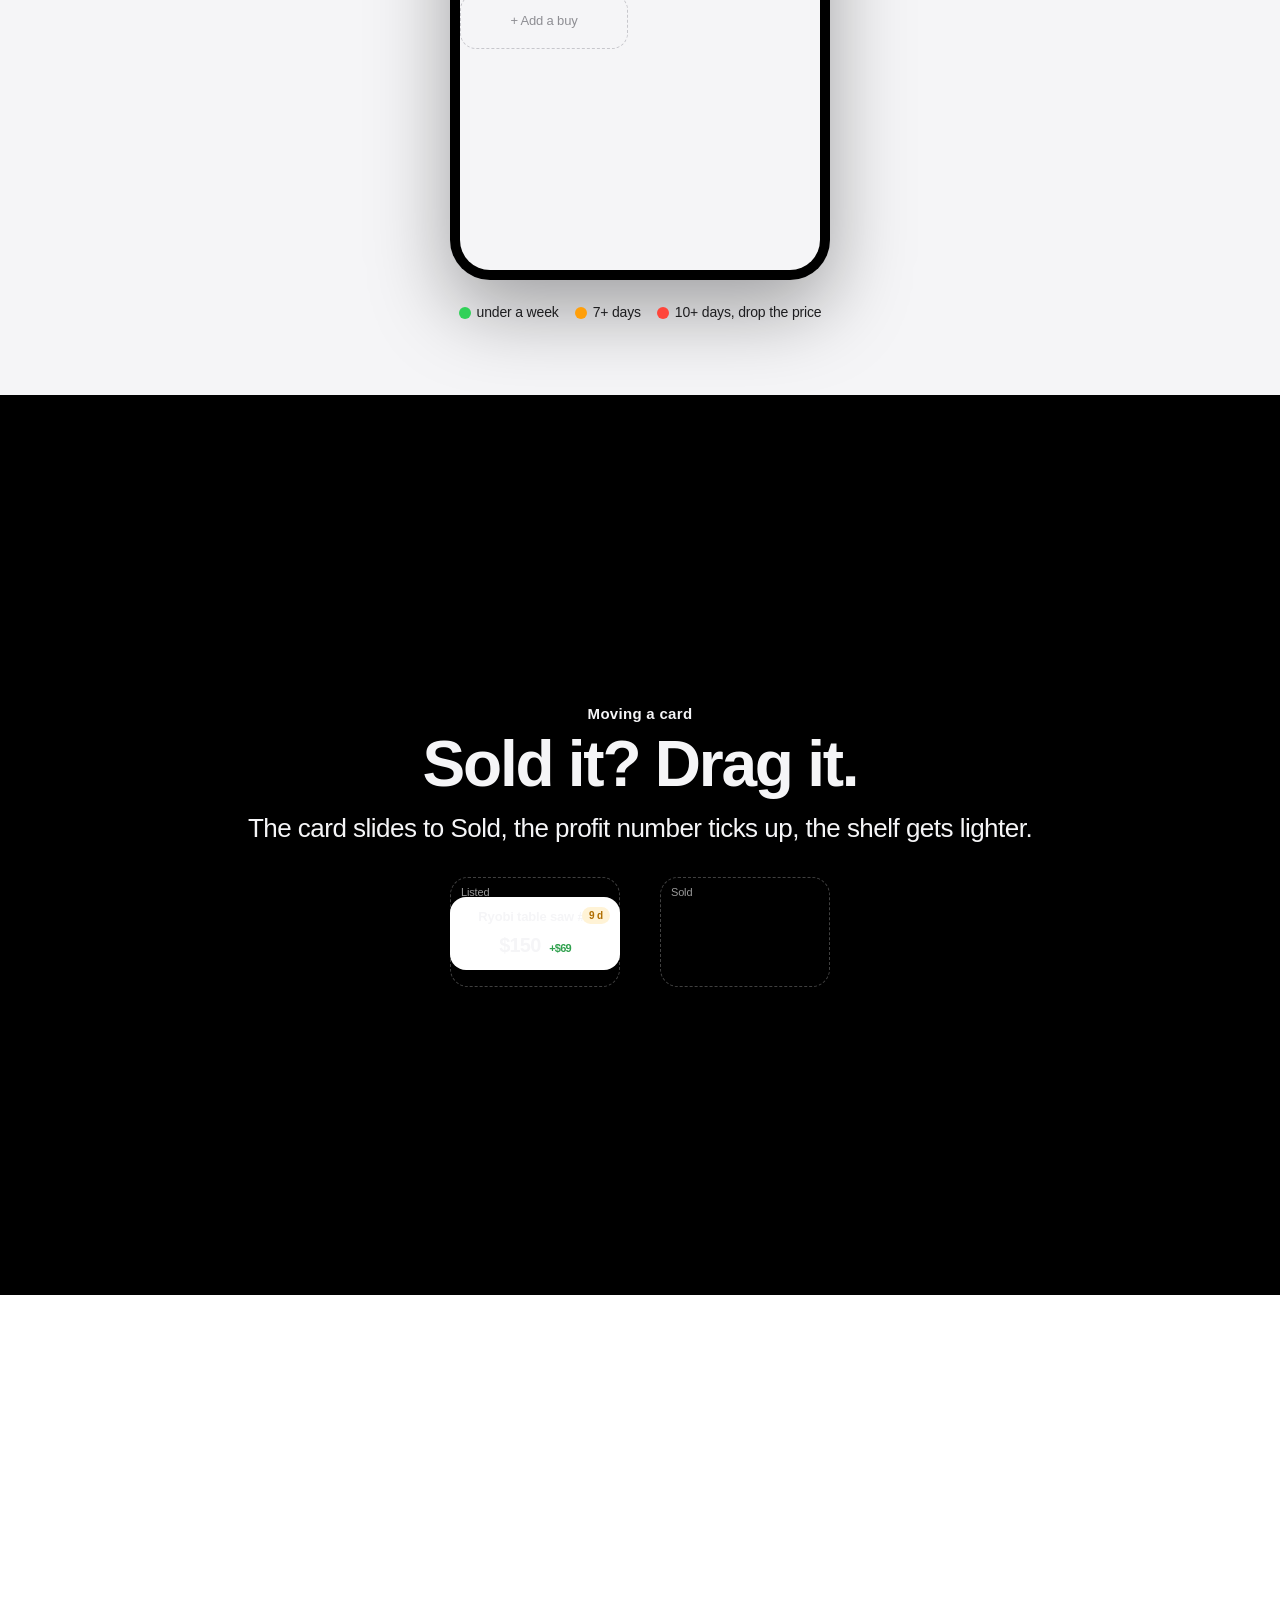
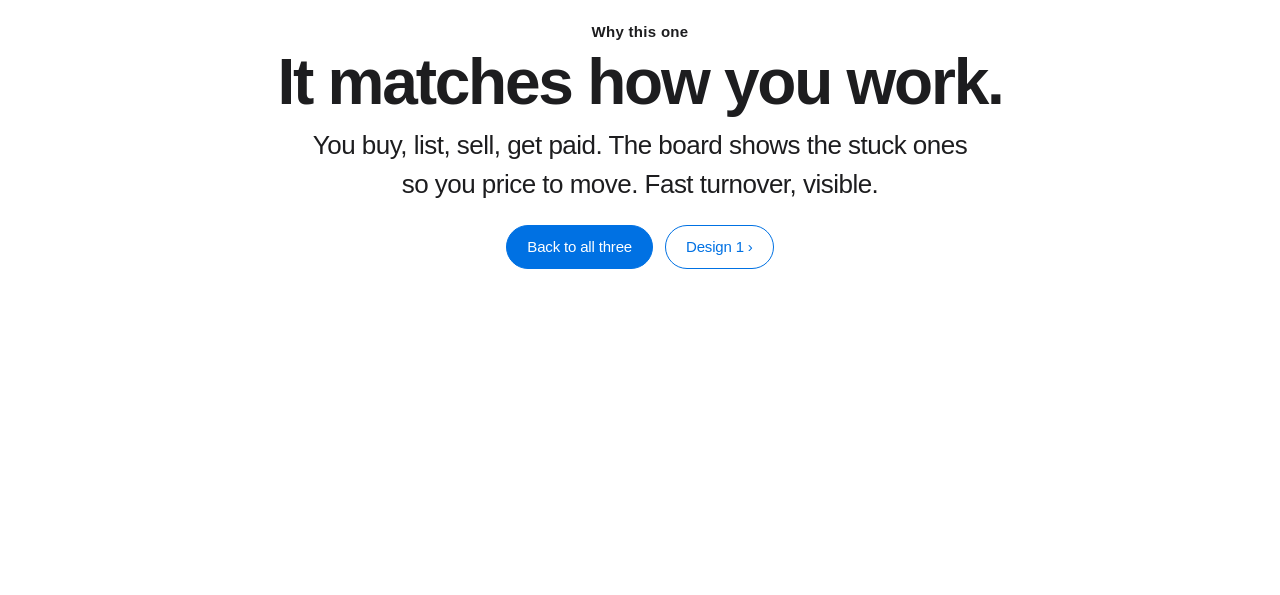
<file: mockups/board.html>
<!doctype html><html lang="en"><head><meta charset="utf-8"><meta name="viewport" content="width=device-width,initial-scale=1"><title>Design 3 — The board</title>
<link rel="stylesheet" href="shared.css">
<style>
.hero-num{font-size:clamp(96px,28vw,220px);font-weight:700;letter-spacing:-.07em;line-height:.95;color:#30d158}
.kb{background:#f5f5f7;color:#1d1d1f;min-height:640px;display:flex;flex-direction:column}
.kb .head{padding:18px 18px 10px}
.kb .head .k{font-size:12px;color:#6e6e73}
.kb .head .v{font-size:38px;font-weight:700;letter-spacing:-.05em;color:#30a14e;line-height:1}
.cols{display:flex;gap:10px;overflow-x:auto;padding:4px 14px 20px;scroll-snap-type:x mandatory;flex:1;scrollbar-width:none}
.cols::-webkit-scrollbar{display:none}
.col{flex:none;width:168px;scroll-snap-align:start;display:flex;flex-direction:column;gap:8px}
.col h5{font-size:12px;font-weight:600;color:#6e6e73;padding:4px 6px;display:flex;justify-content:space-between}
.col h5 b{color:#1d1d1f}
.c{background:#fff;border-radius:16px;padding:12px;font-size:13px;font-weight:600;line-height:1.3;box-shadow:0 1px 3px rgba(0,0,0,.06);position:relative;transform:translateX(30px);opacity:0;transition:all .7s cubic-bezier(.2,.8,.2,1)}
.in .c{transform:none;opacity:1}
.in .c:nth-child(2){transition-delay:.05s}.in .c:nth-child(3){transition-delay:.1s}.in .c:nth-child(4){transition-delay:.15s}.in .c:nth-child(5){transition-delay:.2s}
.c .pr{font-size:20px;letter-spacing:-.04em;margin-top:6px}
.c .pr small{font-size:11px;color:#30a14e;margin-left:4px}
.c .age{position:absolute;top:10px;right:10px;font-size:10px;font-weight:700;padding:2px 7px;border-radius:99px;background:#e9f9ee;color:#1d8d3f}
.c .age.amber{background:#fff3d6;color:#b06e00}
.c .age.red{background:#ffe3e0;color:#c92a1d}
.c.ghost{background:transparent;border:1.5px dashed #c7c7cc;box-shadow:none;color:#8e8e93;text-align:center;font-weight:500;padding:18px 12px}
.c .paid{position:absolute;top:8px;right:10px;font-size:10px;font-weight:800;color:#30a14e;border:2px solid #30a14e;padding:1px 5px;border-radius:4px;transform:rotate(-8deg)}
.mv{position:relative;width:min(380px,92vw);margin:30px auto 0;height:110px}
.mv .c{position:absolute;left:0;top:20px;width:170px;opacity:1;transform:none;animation:slide 3.2s cubic-bezier(.4,0,.2,1) infinite}
.mv .lane{position:absolute;top:0;width:170px;height:110px;border-radius:18px;border:1.5px dashed rgba(255,255,255,.25);font-size:11px;color:rgba(255,255,255,.6);padding:6px 10px;text-align:left}
@keyframes slide{0%,20%{transform:translateX(0) rotate(0)}45%,70%{transform:translateX(210px) rotate(0)}48%{transform:translateX(205px) rotate(-2deg)}100%{transform:translateX(210px)}}
.legend{display:flex;gap:16px;justify-content:center;margin-top:22px;font-size:14px}
.legend span{display:flex;align-items:center;gap:6px}
.legend i{width:12px;height:12px;border-radius:50%}
</style></head><body>
<a class="back" href="index.html">‹ All designs</a>
<div class="nav"><b>Flip Ledger</b><span>Design 3 · The board</span></div>

<section class="panel dark">
  <div class="eyebrow rv">Design 3</div>
  <div class="hero-num rv d1" data-count="480" data-pre="$">$0</div>
  <p class="sub rv d2">profit · 2 weeks · 10% of the way</p>
  <h2 class="rv d3" style="margin-top:34px">Then the board.</h2>
  <p class="sub rv d4" style="font-size:19px">Bought → Listed → Sold → Paid. Every tool is a card that moves.</p>
</section>

<section class="panel grey">
  <div class="eyebrow rv">The board</div>
  <h2 class="rv d1">Swipe across.<br>See where everything is.</h2>
  <div class="device rv d2" style="padding:10px"><div class="screen kb">
    <div class="head"><div class="k">Profit</div><div class="v">$480</div></div>
    <div class="cols">
      <div class="col"><h5>Bought <b>3</b></h5>
        <div class="c"><span class="age">1 d</span>Ozito cut-off saw<div class="pr">$40 <small>list $100</small></div></div>
        <div class="c"><span class="age">1 d</span>Ozito 254 table saw<div class="pr">$30 <small>list $120</small></div></div>
        <div class="c"><span class="age">2 d</span>Ozito drop saw<div class="pr">$1 <small>list $80</small></div></div>
        <div class="c ghost">+ Add a buy</div></div>
      <div class="col"><h5>Listed <b>3</b></h5>
        <div class="c"><span class="age amber">9 d</span>Ryobi table saw #1<div class="pr">$180 <small>+$99</small></div></div>
        <div class="c"><span class="age red">11 d</span>Ryobi table saw #2<div class="pr">$80 <small>+$55</small></div></div>
        <div class="c"><span class="age">3 d</span>GearUp compressor<div class="pr">$40 <small>+$40</small></div></div></div>
      <div class="col"><h5>Sold <b>1</b></h5>
        <div class="c"><span class="age">wait</span>Bosch GTS 10 J<div class="pr">$500 <small>+$200</small></div></div>
        <div class="c ghost">Waiting on $500</div></div>
      <div class="col"><h5>Paid <b>7</b></h5>
        <div class="c"><span class="paid">PAID</span>Bosch Easy Mower<div class="pr">$120 <small>+$69</small></div></div>
        <div class="c"><span class="paid">PAID</span>B+D BES720<div class="pr">$150 <small>+$89</small></div></div>
        <div class="c"><span class="paid">PAID</span>Scalextric McLaren<div class="pr">$31 <small>+$31</small></div></div>
        <div class="c"><span class="paid">PAID</span>Makita drill kit<div class="pr">$50 <small>+$50</small></div></div></div>
    </div>
  </div></div>
  <div class="legend rv d3"><span><i style="background:#30d158"></i>under a week</span><span><i style="background:#ff9f0a"></i>7+ days</span><span><i style="background:#ff453a"></i>10+ days, drop the price</span></div>
</section>

<section class="panel dark">
  <div class="eyebrow rv">Moving a card</div>
  <h2 class="rv d1">Sold it? Drag it.</h2>
  <p class="sub rv d2">The card slides to Sold, the profit number ticks up, the shelf gets lighter.</p>
  <div class="mv rv d3">
    <div class="lane" style="left:0">Listed</div><div class="lane" style="left:210px">Sold</div>
    <div class="c"><span class="age amber">9 d</span>Ryobi table saw #1<div class="pr">$150 <small>+$69</small></div></div>
  </div>
</section>

<section class="panel">
  <div class="eyebrow rv">Why this one</div>
  <h2 class="rv d1">It matches how you work.</h2>
  <p class="sub rv d2">You buy, list, sell, get paid. The board shows the stuck ones<br>so you price to move. Fast turnover, visible.</p>
  <div class="pills rv d3"><a class="pill" href="index.html">Back to all three</a><a class="pill ghost" href="bank.html">Design 1 ›</a></div>
</section>
<script src="shared.js"></script></body></html>
</file>
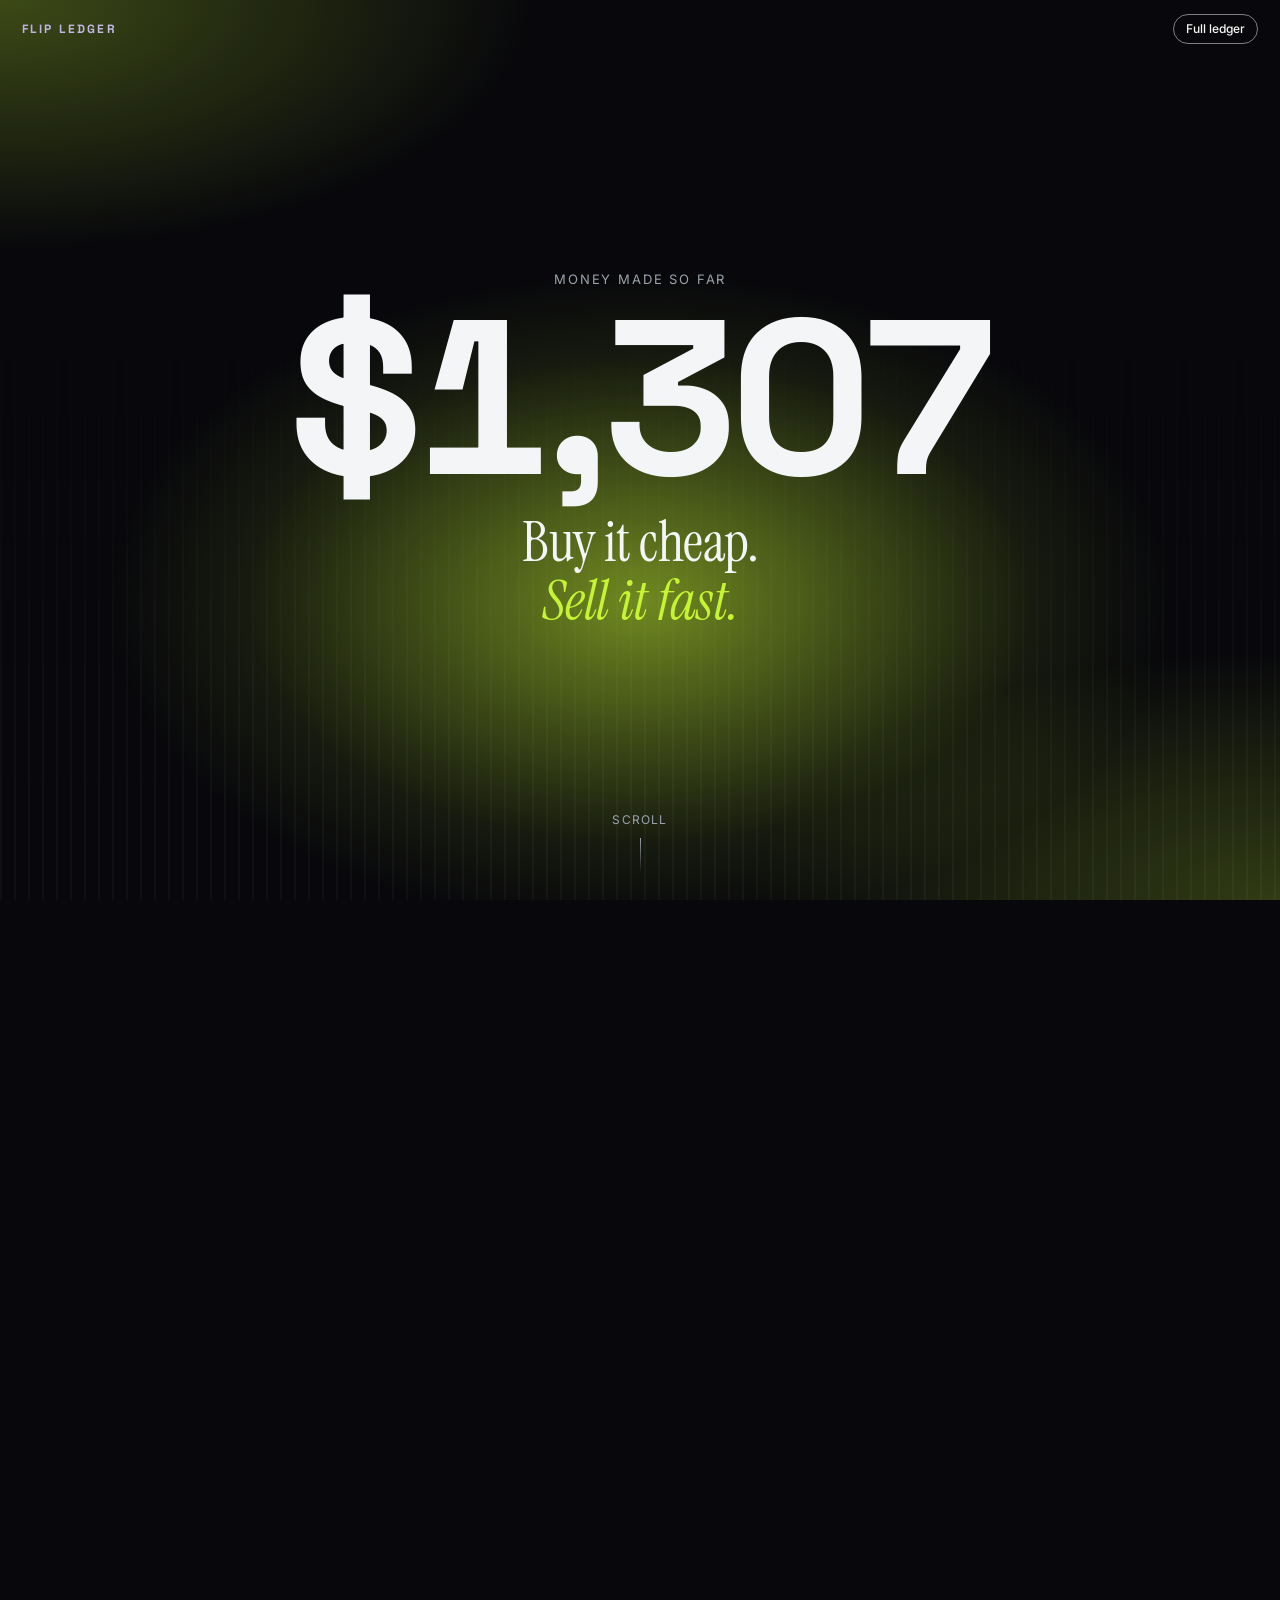
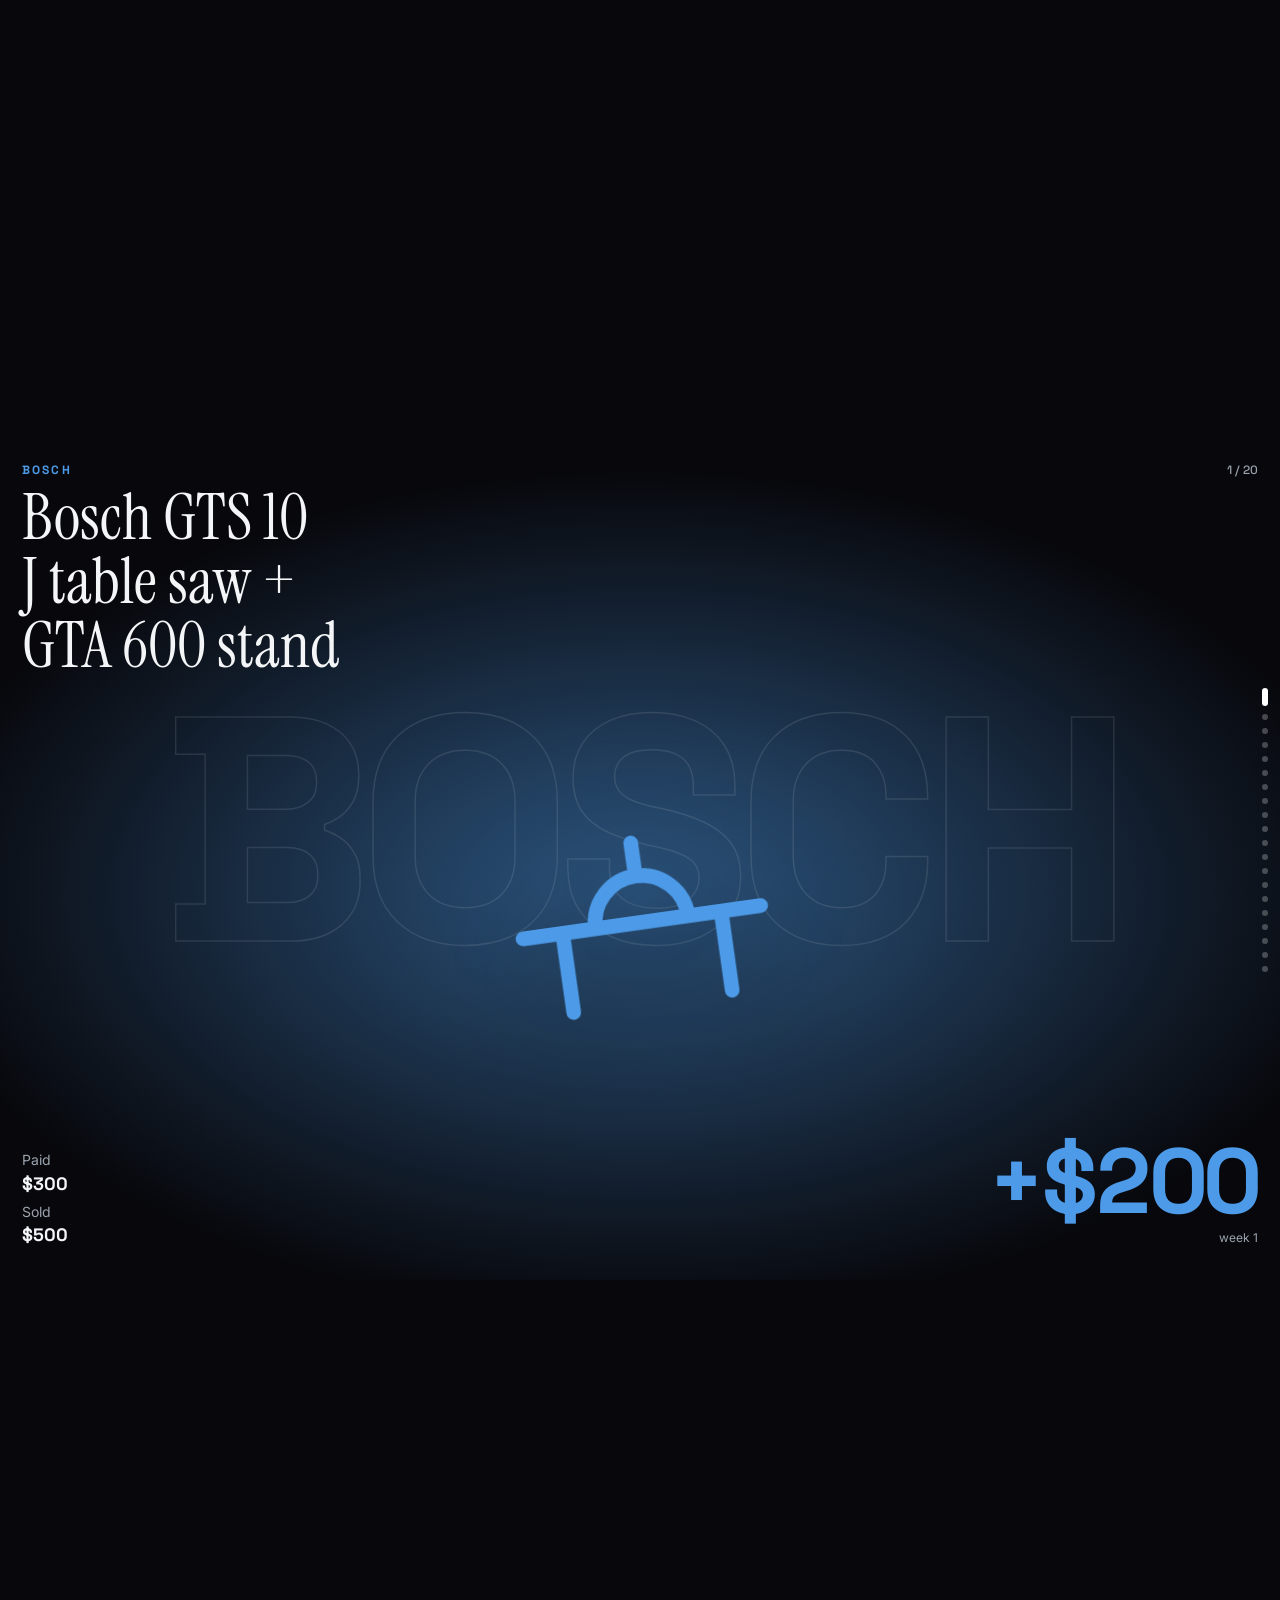
<file: mockups/flow.html>
<!doctype html>
<html lang="en-NZ">
<head>
<meta charset="utf-8">
<meta name="viewport" content="width=device-width, initial-scale=1, viewport-fit=cover">
<title>Flip Ledger · Flow</title>
<meta name="theme-color" content="#08080C">
<meta name="color-scheme" content="dark">
<link rel="preconnect" href="https://fonts.googleapis.com">
<link rel="preconnect" href="https://fonts.gstatic.com" crossorigin>
<link href="https://fonts.googleapis.com/css2?family=Instrument+Serif:ital@0;1&family=Space+Grotesk:wght@500;700&family=Inter:wght@400;500;600&display=swap" rel="stylesheet">
<style>
/* 60 / 30 / 10: midnight black, pure white, lime accent. Each scene is a tall block with a sticky stage that animates from scroll position. */
:root{
  --bg:#08080C; --ink:#F4F5F7; --mut:#9AA3AE; --line:#1E232A; --lime:#C6F432; --red:#FF7A6B;
  --serif:"Instrument Serif",Georgia,"Times New Roman",serif;
  --display:"Space Grotesk",Inter,system-ui,sans-serif;
  --sans:Inter,-apple-system,BlinkMacSystemFont,"Segoe UI",system-ui,sans-serif;
  color-scheme:dark;
}
*{box-sizing:border-box;margin:0}
html{background:var(--bg)}
body{background:var(--bg);color:var(--ink);font:16px/1.45 var(--sans);-webkit-font-smoothing:antialiased;overflow-x:clip}
.num{font-family:var(--display);font-variant-numeric:tabular-nums;letter-spacing:-.03em}
.serif{font-family:var(--serif);font-weight:400;letter-spacing:-.01em}
.mut{color:var(--mut)}
.wrap{padding-left:max(22px,env(safe-area-inset-left,0px));padding-right:max(22px,env(safe-area-inset-right,0px))}

/* top bar */
.top{position:fixed;top:0;left:0;right:0;z-index:20;display:flex;justify-content:space-between;align-items:center;
  padding:calc(14px + env(safe-area-inset-top,0px)) max(22px,env(safe-area-inset-right,0px)) 14px max(22px,env(safe-area-inset-left,0px));
  mix-blend-mode:difference;pointer-events:none}
.top b{font:700 12px/1 var(--display);letter-spacing:.18em;text-transform:uppercase}
.top a{pointer-events:auto;font:500 12px/1 var(--sans);color:#fff;text-decoration:none;border:1px solid rgba(255,255,255,.5);border-radius:99px;padding:8px 12px}
.amb{position:fixed;inset:0;z-index:0;pointer-events:none;--amb:#C6F432;background:radial-gradient(60% 40% at 0% 0%,color-mix(in srgb,var(--amb) 28%,transparent),transparent 70%),radial-gradient(60% 40% at 100% 100%,color-mix(in srgb,var(--amb) 22%,transparent),transparent 70%);transition:--amb .6s}
main{position:relative;z-index:1}
.bar{position:fixed;left:0;top:0;height:2px;background:var(--lime);z-index:21;width:0}

/* scenes */
.scene{position:relative}
.stage{position:sticky;top:0;height:100svh;overflow:hidden;display:grid;place-items:center}
.glow{position:absolute;inset:-20%;pointer-events:none;transition:background .6s ease}

/* 1 hero */
#hero{height:220svh}
#hero .glow{background:radial-gradient(40% 35% at 50% 62%,rgba(198,244,50,.55),rgba(198,244,50,.08) 55%,transparent 75%)}
#hero .rays{position:absolute;inset:0;background:repeating-linear-gradient(90deg,rgba(255,255,255,.035) 0 2px,transparent 2px 14px);mask-image:linear-gradient(to top,#000 10%,transparent 70%);-webkit-mask-image:linear-gradient(to top,#000 10%,transparent 70%)}
.hero-in{position:relative;text-align:center;will-change:transform,opacity}
.hero-in .k{font-size:13px;letter-spacing:.14em;text-transform:uppercase;color:var(--mut)}
.hero-in .big{font-size:clamp(84px,30vw,220px);font-weight:700;line-height:.9;margin-top:10px}
.hero-in .big span{color:var(--lime)}
.hero-in .serif{font-size:clamp(30px,9vw,56px);line-height:1.05;margin-top:16px}
.hero-in .serif i{color:var(--lime)}
.cue{position:absolute;bottom:calc(28px + env(safe-area-inset-bottom,0px));left:0;right:0;text-align:center;font-size:12px;color:var(--mut);letter-spacing:.1em;text-transform:uppercase}
.cue i{display:block;width:1px;height:34px;margin:10px auto 0;background:linear-gradient(var(--mut),transparent);animation:drip 1.8s ease-in-out infinite}
@keyframes drip{0%{transform:scaleY(0);transform-origin:top}50%{transform:scaleY(1);transform-origin:top}51%{transform-origin:bottom}100%{transform:scaleY(0);transform-origin:bottom}}
.tiles{position:absolute;left:0;right:0;bottom:calc(84px + env(safe-area-inset-bottom,0px));display:grid;grid-template-columns:repeat(3,minmax(0,1fr));gap:8px;opacity:0;will-change:opacity,transform}
.tiles div{border:1px solid rgba(255,255,255,.12);background:rgba(10,12,14,.55);backdrop-filter:blur(10px);-webkit-backdrop-filter:blur(10px);border-radius:14px;padding:12px;min-width:0}
.tiles .num{font-size:22px;font-weight:700;white-space:nowrap}
.tiles small{display:block;font-size:11px;color:var(--mut);margin-top:2px}

/* 2 flips: one product takes the screen per scroll step */
#flips .stage{place-items:stretch}
.brandword{position:absolute;left:50%;top:50%;transform:translate(-50%,-50%);font:700 clamp(110px,42vw,320px)/1 var(--display);letter-spacing:-.05em;color:transparent;-webkit-text-stroke:1.5px rgba(255,255,255,.10);white-space:nowrap;pointer-events:none;transition:opacity .4s}
.flip{position:absolute;inset:0;display:grid;grid-template-rows:auto 1fr auto;padding:calc(84px + env(safe-area-inset-top,0px)) max(22px,env(safe-area-inset-right,0px)) calc(34px + env(safe-area-inset-bottom,0px)) max(22px,env(safe-area-inset-left,0px));
  opacity:0;transform:translateY(40px) scale(.96);transition:opacity .55s ease,transform .7s cubic-bezier(.2,.8,.2,1);pointer-events:none}
.flip.on{opacity:1;transform:none}
.flip .brand{font:700 12px/1 var(--display);letter-spacing:.18em;text-transform:uppercase}
.flip h3{font-family:var(--serif);font-weight:400;font-size:clamp(34px,10vw,64px);line-height:1;margin-top:10px;max-width:14ch;text-wrap:balance}
.flip .icon{display:grid;place-items:center}
.flip .icon svg{width:min(56vw,300px);height:auto;filter:drop-shadow(0 30px 60px rgba(0,0,0,.6));transform:rotate(-8deg)}
.flip .foot{display:flex;justify-content:space-between;align-items:flex-end;gap:16px}
.flip .money{font-size:14px;color:var(--mut)}
.flip .money b{display:block;font:700 18px/1.2 var(--display);color:var(--ink);margin-top:2px}
.flip .profit{text-align:right}
.flip .profit .num{font-size:clamp(48px,15vw,92px);font-weight:700;line-height:.9}
.flip .profit small{display:block;font-size:12px;color:var(--mut);margin-top:6px}
.dots{position:absolute;right:max(12px,env(safe-area-inset-right,0px));top:50%;transform:translateY(-50%);display:grid;gap:8px;z-index:2}
.dots i{width:6px;height:6px;border-radius:50%;background:rgba(255,255,255,.25);transition:all .3s}
.dots i.on{background:#fff;height:18px;border-radius:99px}
.count{position:absolute;top:calc(84px + env(safe-area-inset-top,0px));right:max(22px,env(safe-area-inset-right,0px));font:500 12px/1 var(--display);color:var(--mut);z-index:2}

/* 3 statement */
#say{height:200svh}
#say .stage{background:#F4F5F7;color:#08080C}
.say{font-family:var(--serif);font-size:clamp(46px,14vw,110px);line-height:1;text-align:center}
.say span{display:inline-block;opacity:.12;transition:opacity .35s}
.say span.lit{opacity:1}
.say em{color:#08080C;font-style:italic}
.say .lime{background:linear-gradient(transparent 62%,var(--lime) 62%)}
.say small{display:block;font:500 14px/1.4 var(--sans);color:#5B6670;margin-top:22px;opacity:0;transition:opacity .5s}
.say small.lit{opacity:1}

/* 4 shelf */
#shelf{padding-block:110px 40px}
.h2{font-family:var(--serif);font-size:clamp(40px,12vw,72px);line-height:1}
.h2 i{color:var(--lime)}
.lead{color:var(--mut);margin-top:10px;max-width:40ch}
.cards{display:grid;gap:14px;margin-top:28px}
.card{position:relative;overflow:hidden;border:1px solid var(--line);border-radius:22px;padding:20px;background:#0E1014;opacity:0;transform:translateY(50px);transition:opacity .7s ease,transform .8s cubic-bezier(.2,.8,.2,1)}
.card.in{opacity:1;transform:none}
.card .cg{position:absolute;inset:auto -30% -70% -30%;height:120%;pointer-events:none;opacity:.5}
.card .row{position:relative;display:flex;justify-content:space-between;gap:12px;align-items:flex-start}
.card .nm{font-size:17px;font-weight:600;line-height:1.25}
.card .st{font-size:12px;color:var(--mut);margin-top:4px}
.card .pp{font:700 30px/1 var(--display);white-space:nowrap}
.ladder{position:relative;display:grid;gap:8px;margin-top:18px}
.ladder div{display:grid;grid-template-columns:56px 1fr 56px;gap:10px;align-items:center;font-size:12px;color:var(--mut)}
.ladder .t{height:6px;border-radius:99px;background:#1C2128;overflow:hidden}
.ladder .t b{display:block;height:100%;border-radius:99px;width:0;transition:width 1.1s cubic-bezier(.2,.8,.2,1) .2s}
.card.in .ladder .t b{width:var(--w)}
.ladder span:last-child{text-align:right;font:600 13px/1 var(--display);color:var(--ink)}

/* 5 goal */
#goal{height:240svh}
#goal .glow{background:radial-gradient(45% 40% at 50% 100%,rgba(198,244,50,.35),transparent 70%)}
.goal-in{position:relative;width:100%;text-align:center}
.goal-in .h2{max-width:12ch;margin:0 auto}
.road{position:relative;height:10px;border-radius:99px;background:#1C2128;margin:44px 0 14px;overflow:visible}
.road b{position:absolute;left:0;top:0;bottom:0;border-radius:99px;background:var(--lime);width:0;box-shadow:0 0 24px rgba(198,244,50,.6)}
.road em{position:absolute;top:50%;width:22px;height:22px;border-radius:50%;background:#08080C;border:3px solid var(--lime);transform:translate(-50%,-50%);left:0}
.road-l{display:flex;justify-content:space-between;font-size:12px;color:var(--mut)}
.goal-big{font-size:clamp(64px,22vw,150px);font-weight:700;line-height:.9;margin-top:34px}
.goal-big small{display:block;font:500 14px/1.4 var(--sans);color:var(--mut);margin-top:10px;letter-spacing:0}

/* end */
.end{padding-block:90px calc(70px + env(safe-area-inset-bottom,0px));text-align:center}
.btn{display:inline-flex;align-items:center;gap:10px;margin-top:26px;padding:16px 24px;border-radius:99px;background:var(--lime);color:#08080C;font-weight:600;text-decoration:none;min-height:44px}
.btn:focus-visible,.top a:focus-visible{outline:2px solid #fff;outline-offset:3px}
.fine{font-size:12px;color:#5B6670;margin-top:26px}
.loading{position:fixed;inset:0;display:grid;place-items:center;color:var(--mut);z-index:30;background:var(--bg)}

@media (min-width:760px){
  .cards{grid-template-columns:repeat(2,minmax(0,1fr))}
  .flip .icon svg{width:320px}
}
@media (prefers-reduced-motion:reduce){
  *,*::before,*::after{animation:none!important;transition:none!important}
  .card{opacity:1;transform:none}.say span,.say small{opacity:1}
}
</style>
</head>
<body>
<div class="amb" id="amb"></div>
<div class="bar" id="bar"></div>
<header class="top"><b>Flip Ledger</b><a href="../">Full ledger</a></header>
<div class="loading" id="loading">Loading…</div>
<main id="main"></main>

<script>
(() => {
const reduce = matchMedia('(prefers-reduced-motion: reduce)').matches;
const $ = s => document.querySelector(s), $$ = s => [...document.querySelectorAll(s)];
const esc = s => String(s ?? '').replace(/[&<>"']/g, c => ({'&':'&amp;','<':'&lt;','>':'&gt;','"':'&quot;',"'":'&#39;'}[c]));
const num = n => Math.round(n).toLocaleString('en-NZ');
const $m = n => (n < 0 ? '−$' : '$') + num(Math.abs(n));
const $s = n => (n < 0 ? '−$' : '+$') + num(Math.abs(n));
const sum = (a, f) => a.reduce((s, x) => s + (Number(f(x)) || 0), 0);
const clamp = (v, a = 0, b = 1) => Math.max(a, Math.min(b, v));

const ICON = {
  tablesaw: 'M3 13h18M6 13v6M18 13v6M8.5 13a3.5 3.5 0 0 1 7 0M12 9.5V7',
  planer: 'M4 9h16v9H4zM6 9l2-4h8l2 4M8 18v2M16 18v2M8 13.5h8',
  mower: 'M4 12h11l2-5h3M4.5 15a2.5 2.5 0 1 0 5 0a2.5 2.5 0 1 0-5 0M12.5 15a2.5 2.5 0 1 0 5 0a2.5 2.5 0 1 0-5 0',
  drill: 'M3 9h11v6H3zM14 10h3l3 2-3 2h-3M6 15l-1 5h5l-1-5',
  cutoff: 'M7 10a5 5 0 1 0 10 0a5 5 0 1 0-10 0M3 20h18M7 20v-3h10v3',
  tyre: 'M4 12a8 8 0 1 0 16 0a8 8 0 1 0-16 0M9 12a3 3 0 1 0 6 0a3 3 0 1 0-6 0M12 4v5M12 15v5M4 12h5M15 12h5',
  box: 'M21 8l-9-5-9 5v8l9 5 9-5zM3 8l9 5 9-5M12 13v8'
};
const iconFor = n => /table saw/i.test(n) ? ICON.tablesaw : /planer/i.test(n) ? ICON.planer : /mower/i.test(n) ? ICON.mower : /drill/i.test(n) ? ICON.drill : /cut-off|mitre|drop saw/i.test(n) ? ICON.cutoff : /compressor|tyre/i.test(n) ? ICON.tyre : ICON.box;
const BRANDS = [[/dewalt/i,'DeWalt','#FFC933'],[/ryobi/i,'Ryobi','#C6E04A'],[/makita/i,'Makita','#2FC0BE'],[/bosch/i,'Bosch','#4D9BE8'],[/ozito/i,'Ozito','#FF5A57'],[/black\+decker/i,'Black+Decker','#FF8C42'],[/stanley/i,'Stanley','#FFD84D'],[/gearup/i,'GearUp','#96A0AC']];
const brandOf = n => { const b = BRANDS.find(x => x[0].test(n)); return b ? { name: b[1], color: b[2] } : { name: '', color: '#C6F432' }; };
const svg = (d, color) => `<svg viewBox="0 0 24 24" fill="none" stroke="${color}" stroke-width="1.1" stroke-linecap="round" stroke-linejoin="round" aria-hidden="true"><path d="${d}"/></svg>`;
const glowOf = c => `radial-gradient(55% 45% at 50% 55%, ${c}88, ${c}22 55%, transparent 75%)`;

function build(D) {
  const items = D.items, sold = items.filter(i => i.status === 'sold'), stock = items.filter(i => i.status === 'stock');
  const fuel = sum(D.trips, t => t.fuel);
  const cashIn = sum(sold.filter(i => i.paid !== false), i => i.sold);
  const flipCost = sum(items.filter(i => !i.own && (i.status === 'sold' || i.status === 'stock')), i => i.cost);
  const made = cashIn - flipCost - fuel;
  const profit = sum(sold, i => i.sold - i.cost) - fuel;
  const flips = sold.filter(i => !i.own).sort((a, b) => (a.soldWeek || 0) - (b.soldWeek || 0));
  const best = flips.slice().sort((a, b) => (b.sold - b.cost) - (a.sold - a.cost))[0];
  const goalPct = clamp(made / D.goal) * 100;

  $('#main').innerHTML = `
  <section class="scene" id="hero"><div class="stage">
    <div class="glow"></div><div class="rays"></div>
    <div class="hero-in wrap" id="heroIn">
      <div class="k">Money made so far</div>
      <div class="num big" id="bigv">$0</div>
      <div class="serif">Buy it cheap.<br><i>Sell it fast.</i></div>
    </div>
    <div class="tiles wrap" id="tiles">
      <div><span class="num">${$s(profit)}</span><small>profit on sales</small></div>
      <div><span class="num">${sold.length}</span><small>items sold</small></div>
      <div><span class="num">${stock.length}</span><small>on the shelf</small></div>
    </div>
    <div class="cue" id="cue">Scroll<i></i></div>
  </div></section>

  <section class="scene" id="flips" style="height:${(flips.length + 1) * 100}svh"><div class="stage">
    <div class="glow" id="fglow"></div>
    <div class="brandword" id="bword"></div>
    <div class="count" id="fcount"></div>
    <div class="dots" id="dots">${flips.map(() => '<i></i>').join('')}</div>
    ${flips.map((i, n) => { const b = brandOf(i.name), p = i.sold - i.cost; return `
      <article class="flip" data-n="${n}">
        <div><div class="brand" style="color:${b.color}">${esc(b.name || 'Flip ' + (n + 1))}</div><h3>${esc(i.name.replace(/\s*\(.*?\)/g, ''))}</h3></div>
        <div class="icon">${svg(iconFor(i.name), b.color)}</div>
        <div class="foot"><div class="money">Paid<b>${$m(i.cost)}</b><span style="display:block;margin-top:8px">Sold<b>${$m(i.sold)}</b></span></div>
          <div class="profit"><div class="num" style="color:${p >= 0 ? b.color : 'var(--red)'}">${$s(p)}</div><small>week ${i.soldWeek}${i === best ? ' · best flip' : ''}</small></div></div>
      </article>`; }).join('')}
  </div></section>

  <section class="scene" id="say"><div class="stage wrap">
    <p class="say" id="sayP"><span>Less</span> <span>rush.</span><br><span><em>More</em></span> <span class="lime">profit.</span>
      <small id="saySm">${flips.length} flips so far. Fast turnover beats big margins.</small></p>
  </div></section>

  <section id="shelf" class="wrap">
    <h2 class="h2">On the <i>shelf</i></h2>
    <p class="lead">${stock.length} item${stock.length === 1 ? '' : 's'}, ${$m(sum(stock, i => i.cost))} paid. List, accept, worst case.</p>
    <div class="cards">${stock.map(i => { const b = brandOf(i.name), max = Math.max(1, i.list); const st = i.collected === false ? 'Paid, to collect' : i.listed ? 'Listed' : 'At home, not listed';
      const rung = (k, v, c) => `<div><span>${k}</span><span class="t"><b style="--w:${clamp(v / max) * 100}%;background:${c}"></b></span><span>${$m(v)}</span></div>`;
      return `<article class="card"><div class="cg" style="background:radial-gradient(closest-side, ${b.color}55, transparent)"></div>
        <div class="row"><div><div class="nm">${esc(i.name)}</div><div class="st">${b.name ? `<span style="color:${b.color};font-weight:600">${b.name}</span> · ` : ''}${i.own ? 'Own' : 'Paid ' + $m(i.cost)} · ${st}</div></div><div class="pp">${$m(i.list)}</div></div>
        <div class="ladder">${rung('List', i.list, b.color)}${rung('Accept', i.accept, b.color + 'AA')}${rung('Worst', i.worst, '#5B6670')}</div></article>`; }).join('') || '<p class="mut">Nothing on the shelf.</p>'}</div>
  </section>

  <section class="scene" id="goal"><div class="stage wrap">
    <div class="glow"></div>
    <div class="goal-in">
      <h2 class="h2">The road to the <i>car</i></h2>
      <div class="road"><b id="roadB"></b><em id="roadE"></em></div>
      <div class="road-l"><span>$0</span><span>${$m(D.goal)} goal</span></div>
      <div class="num goal-big" id="goalV">0%<small></small></div>
    </div>
  </div></section>

  <section class="end wrap">
    <p class="serif h2">Every number, <i>live.</i></p>
    <a class="btn" href="../">Open the full ledger →</a>
    <p class="fine">Preview only. Updated ${esc(D.updated)}.</p>
  </section>`;

  /* scroll engine */
  const hero = $('#hero'), heroIn = $('#heroIn'), tiles = $('#tiles'), cue = $('#cue');
  const flipSec = $('#flips'), flipEls = $$('.flip'), dots = $$('#dots i'), fglow = $('#fglow'), bword = $('#bword'), fcount = $('#fcount');
  const say = $('#say'), words = $$('#sayP span'), saySm = $('#saySm');
  const goal = $('#goal'), roadB = $('#roadB'), roadE = $('#roadE'), goalV = $('#goalV');
  const prog = el => { const r = el.getBoundingClientRect(); return clamp(-r.top / Math.max(1, r.height - innerHeight)); };
  let cur = -1, counted = false;

  function frame() {
    const h = document.documentElement;
    $('#bar').style.width = (h.scrollTop / Math.max(1, h.scrollHeight - h.clientHeight) * 100) + '%';

    const p = prog(hero);
    heroIn.style.transform = `translateY(${-p * 18}svh) scale(${1 - p * .35})`;
    heroIn.style.opacity = 1 - clamp((p - .55) / .45);
    tiles.style.opacity = clamp((p - .15) / .3) * (1 - clamp((p - .8) / .2));
    tiles.style.transform = `translateY(${(1 - clamp((p - .15) / .3)) * 30}px)`;
    cue.style.opacity = 1 - clamp(p / .1);

    const fp = prog(flipSec), n = Math.min(flipEls.length - 1, Math.floor(fp * flipEls.length * 1.0001));
    if (n !== cur && flipEls.length) {
      cur = n;
      flipEls.forEach((el, k) => el.classList.toggle('on', k === n));
      dots.forEach((d, k) => d.classList.toggle('on', k === n));
      const b = brandOf(flips[n].name);
      fglow.style.background = glowOf(b.color);
      bword.textContent = (b.name || 'FLIP').toUpperCase();
      fcount.textContent = `${n + 1} / ${flips.length}`;
    }
    const r = flipSec.getBoundingClientRect(), inFlips = r.top < innerHeight / 2 && r.bottom > innerHeight / 2;
    $('#amb').style.setProperty('--amb', inFlips && cur >= 0 ? brandOf(flips[cur].name).color : '#C6F432');

    const sp = prog(say);
    words.forEach((w, k) => w.classList.toggle('lit', sp > .1 + k * .15));
    saySm.classList.toggle('lit', sp > .75);

    const gp = clamp(prog(goal) / .7), shown = made * gp, pct = clamp(shown / D.goal) * 100;
    roadB.style.width = pct + '%'; roadE.style.left = pct + '%';
    goalV.firstChild.textContent = Math.round(pct) + '%';
    goalV.querySelector('small').textContent = `${$m(Math.round(shown))} of ${$m(D.goal)} · ${$m(Math.max(0, D.goal - made))} to go`;
  }
  let ticking = false;
  addEventListener('scroll', () => { if (!ticking) { ticking = true; requestAnimationFrame(() => { ticking = false; frame(); }); } }, { passive: true });
  addEventListener('resize', frame);
  frame();

  /* hero count-up */
  const big = $('#bigv');
  if (reduce) big.textContent = $m(made);
  else { const t0 = performance.now(); const step = t => { const k = Math.min(1, (t - t0) / 1600), e = 1 - Math.pow(1 - k, 4); big.textContent = $m(made * e); if (k < 1) requestAnimationFrame(step); }; requestAnimationFrame(step); setTimeout(() => big.textContent = $m(made), 1800); }

  /* shelf cards rise in */
  const io = new IntersectionObserver(es => es.forEach(e => { if (e.isIntersecting) { e.target.classList.add('in'); io.unobserve(e.target); } }), { threshold: .2 });
  $$('.card').forEach(c => io.observe(c));
  $('#loading').remove();
}

fetch('../data.json', { cache: 'no-store' }).then(r => { if (!r.ok) throw r.status; return r.json(); })
  .then(build).catch(e => $('#loading').textContent = `Couldn't load data.json (${e}).`);
})();
</script>
</body>
</html>
</file>
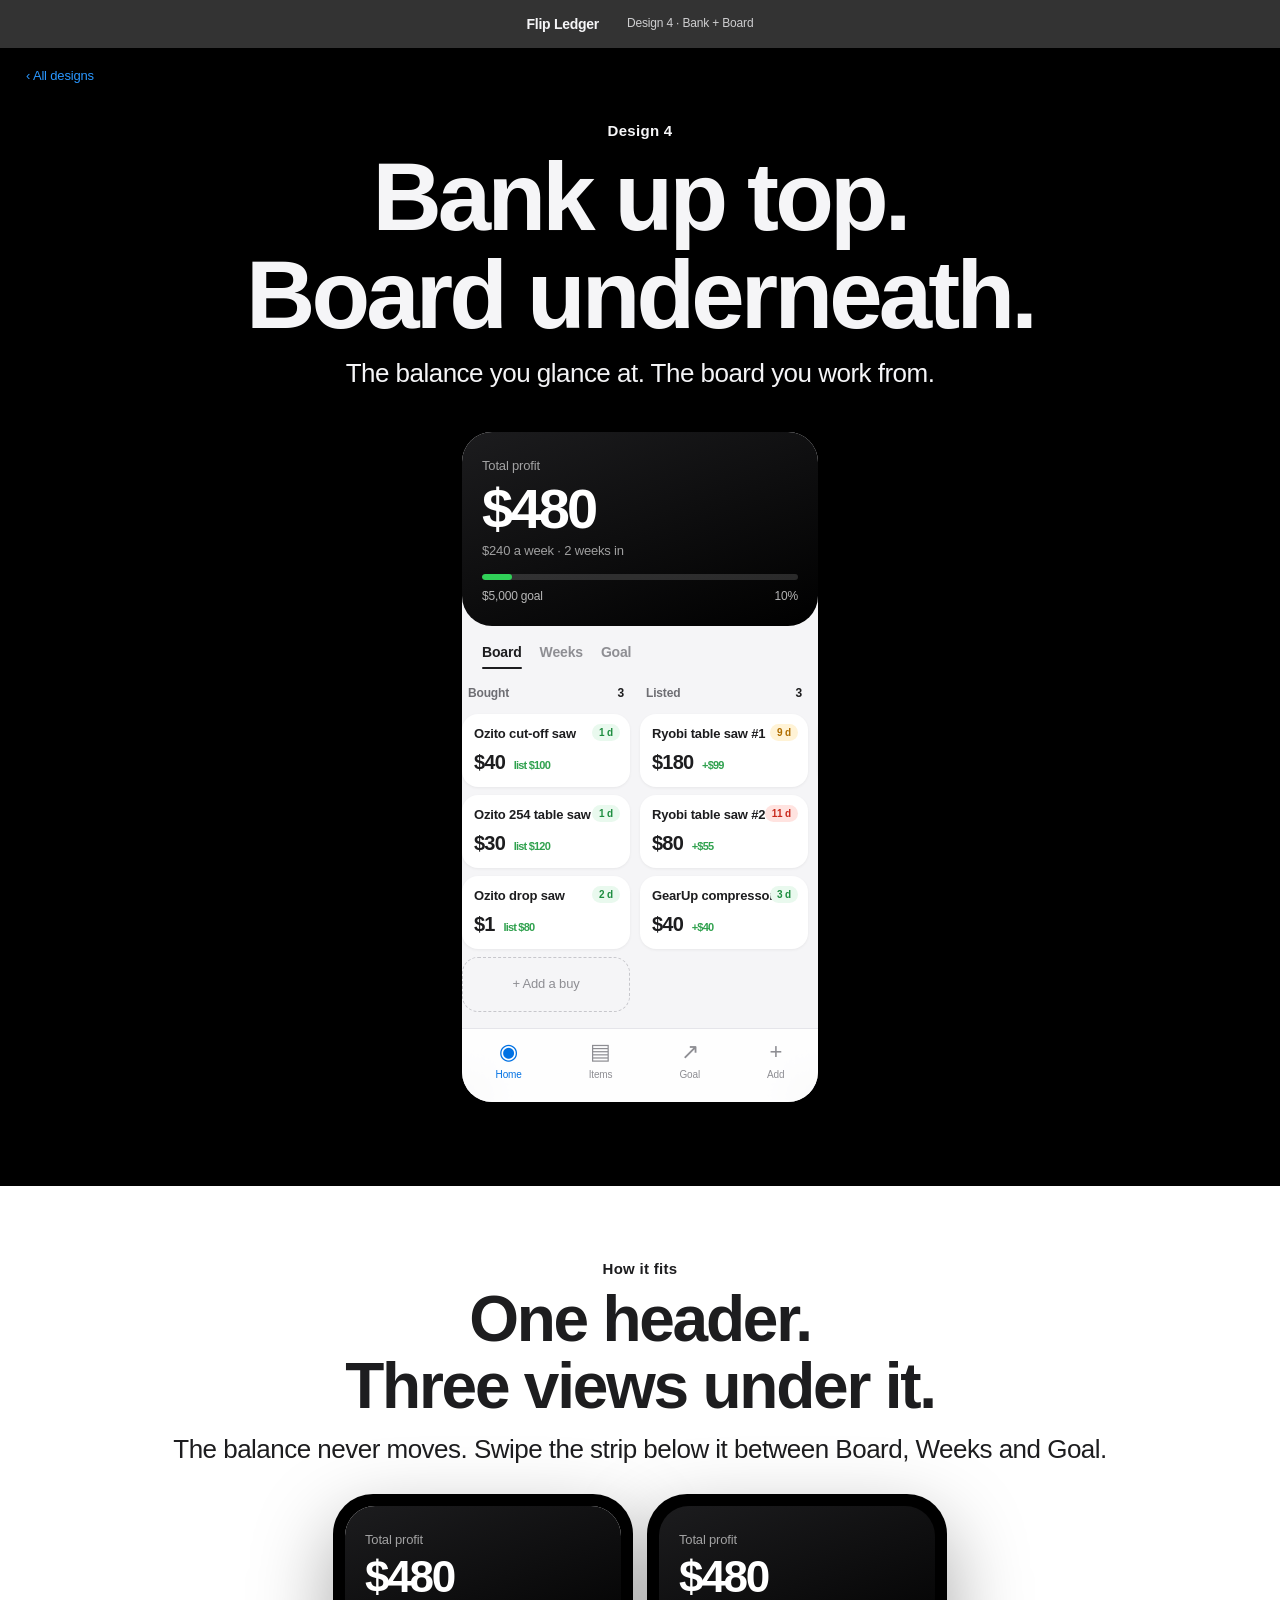
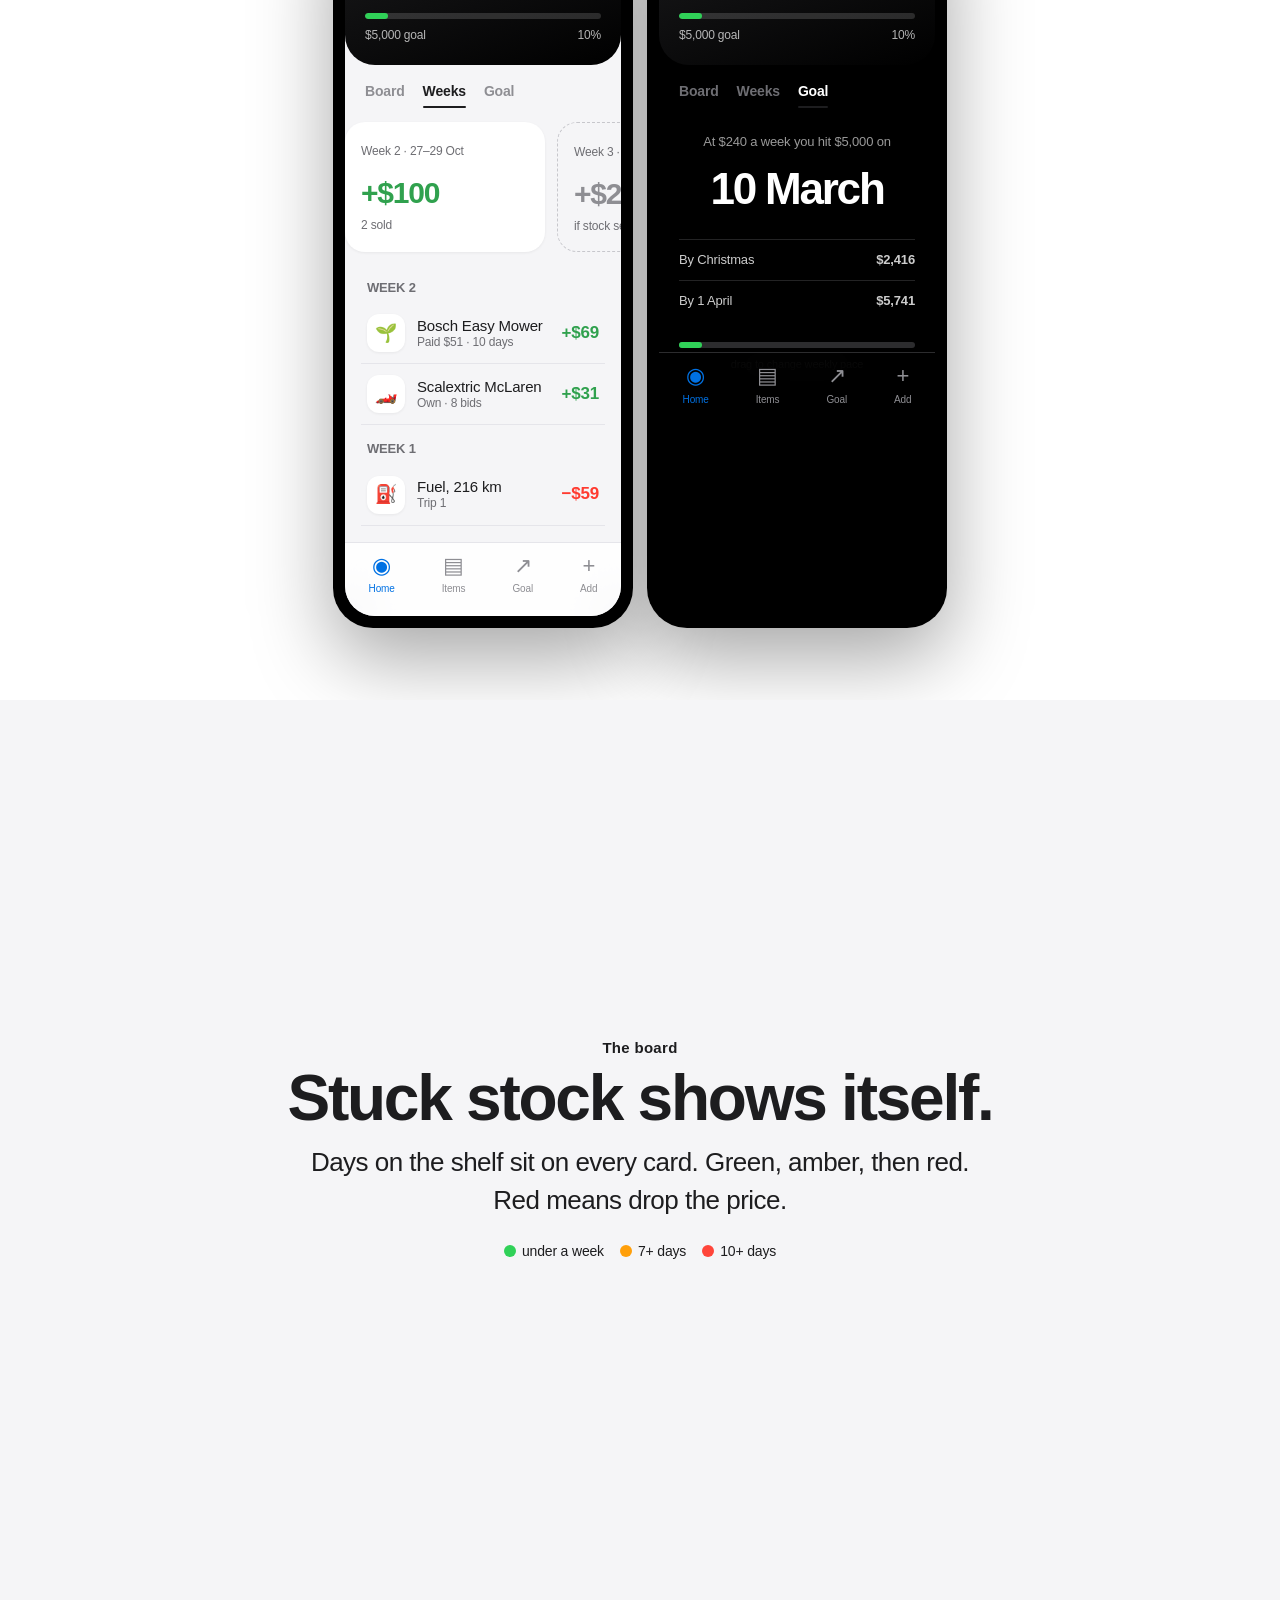
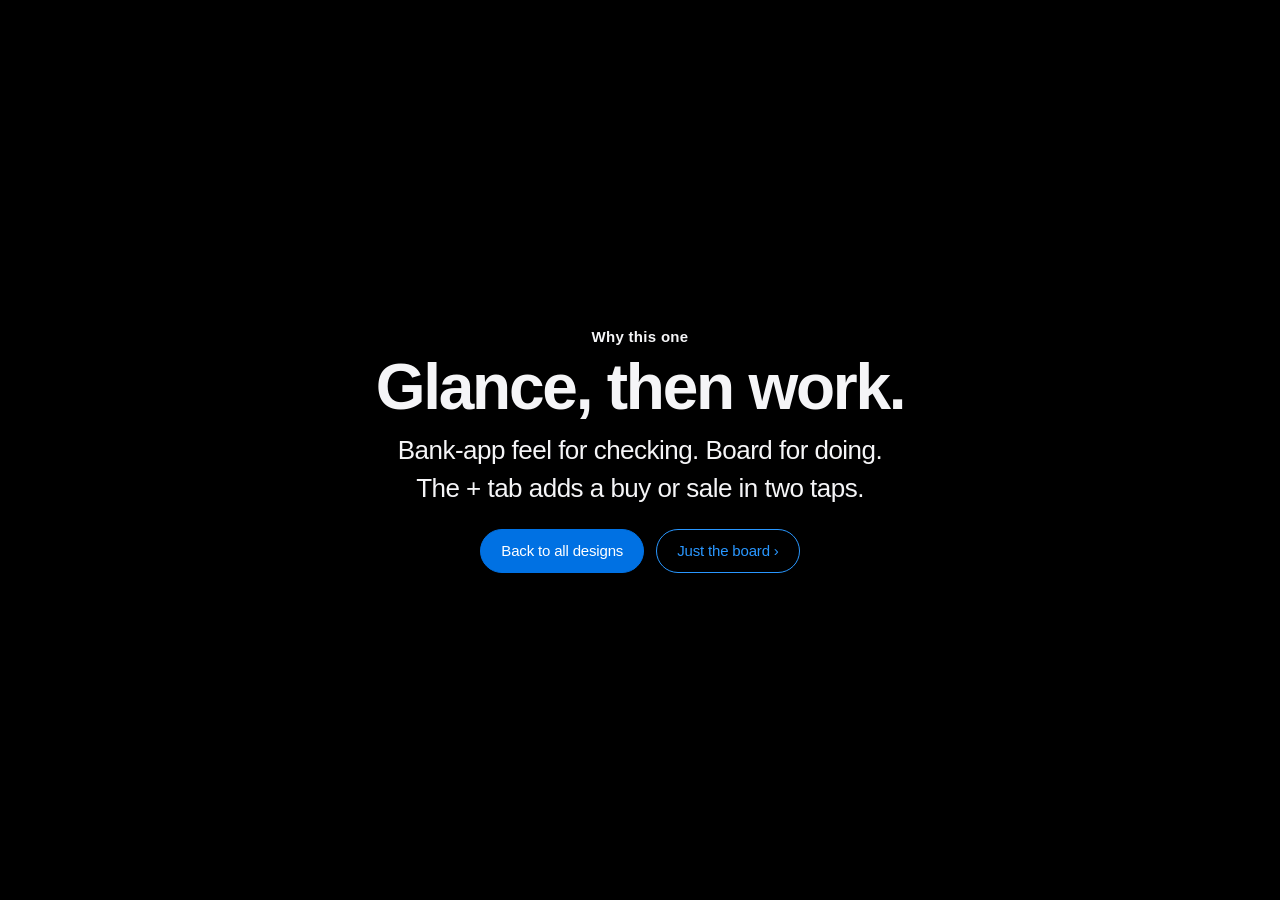
<file: mockups/hybrid.html>
<!doctype html><html lang="en"><head><meta charset="utf-8"><meta name="viewport" content="width=device-width,initial-scale=1"><title>Design 4 — Bank + Board</title>
<link rel="stylesheet" href="shared.css">
<style>
.scr{background:#f5f5f7;min-height:640px;display:flex;flex-direction:column}
.bal{background:linear-gradient(160deg,#1c1c1e,#000);color:#fff;padding:24px 20px 20px;border-radius:0 0 30px 30px}
.bal .k{font-size:13px;opacity:.6}
.bal .v{font-size:56px;font-weight:700;letter-spacing:-.05em;line-height:1;margin:6px 0 4px}
.bal .goal{height:6px;border-radius:99px;background:rgba(255,255,255,.15);margin-top:14px;overflow:hidden}
.bal .goal i{display:block;height:100%;width:0;background:#30d158;border-radius:99px;transition:width 1.6s cubic-bezier(.2,.8,.2,1)}
.in .bal .goal i{width:9.6%}
.bal .row{display:flex;justify-content:space-between;font-size:12px;opacity:.7;margin-top:8px}
.seg{display:flex;gap:18px;padding:16px 20px 4px;font-size:14px;font-weight:600;color:#8e8e93}
.seg .on{color:#1d1d1f;position:relative}
.seg .on::after{content:"";position:absolute;left:0;right:0;bottom:-6px;height:2px;background:#1d1d1f;border-radius:2px}
.cols{display:flex;gap:10px;overflow-x:auto;padding:14px 14px 90px;scroll-snap-type:x mandatory;flex:1;scrollbar-width:none}
.cols::-webkit-scrollbar{display:none}
.col{flex:none;width:168px;scroll-snap-align:start;display:flex;flex-direction:column;gap:8px}
.col h5{font-size:12px;font-weight:600;color:#6e6e73;padding:4px 6px;display:flex;justify-content:space-between}
.col h5 b{color:#1d1d1f}
.c{background:#fff;border-radius:16px;padding:12px;font-size:13px;font-weight:600;line-height:1.3;box-shadow:0 1px 3px rgba(0,0,0,.06);position:relative;transform:translateX(30px);opacity:0;transition:all .7s cubic-bezier(.2,.8,.2,1)}
.in .c{transform:none;opacity:1}
.in .c:nth-child(2){transition-delay:.05s}.in .c:nth-child(3){transition-delay:.1s}.in .c:nth-child(4){transition-delay:.15s}.in .c:nth-child(5){transition-delay:.2s}
.c .pr{font-size:20px;letter-spacing:-.04em;margin-top:6px}
.c .pr small{font-size:11px;color:#30a14e;margin-left:4px}
.c .age{position:absolute;top:10px;right:10px;font-size:10px;font-weight:700;padding:2px 7px;border-radius:99px;background:#e9f9ee;color:#1d8d3f}
.c .age.amber{background:#fff3d6;color:#b06e00}
.c .age.red{background:#ffe3e0;color:#c92a1d}
.c.ghost{background:transparent;border:1.5px dashed #c7c7cc;box-shadow:none;color:#8e8e93;text-align:center;font-weight:500;padding:18px 12px}
.c .paid{position:absolute;top:8px;right:10px;font-size:10px;font-weight:800;color:#30a14e;border:2px solid #30a14e;padding:1px 5px;border-radius:4px;transform:rotate(-8deg)}
.swipe{display:flex;gap:12px;overflow-x:auto;padding:16px 16px 4px;scroll-snap-type:x mandatory;scrollbar-width:none}
.swipe::-webkit-scrollbar{display:none}
.wk{flex:none;width:200px;scroll-snap-align:start;border-radius:20px;padding:16px;background:#fff;box-shadow:0 1px 3px rgba(0,0,0,.06)}
.wk.est{background:transparent;border:1.5px dashed #c7c7cc;box-shadow:none}
.wk small{font-size:12px;color:#6e6e73}
.wk .p{font-size:30px;font-weight:700;letter-spacing:-.04em;color:#30a14e;margin-top:8px}
.wk .m{font-size:12px;color:#6e6e73;margin-top:2px}
.tx{padding:8px 16px 90px}
.tx h4{font-size:13px;color:#6e6e73;font-weight:600;margin:14px 6px 6px}
.t{display:flex;align-items:center;gap:12px;padding:11px 6px;border-bottom:1px solid #e5e5ea}
.t .ic{width:38px;height:38px;border-radius:12px;background:#fff;display:grid;place-items:center;font-size:18px;flex:none;box-shadow:0 1px 3px rgba(0,0,0,.06)}
.t .nm{flex:1;min-width:0;font-size:15px;font-weight:500;line-height:1.25}
.t .nm small{display:block;color:#6e6e73;font-size:12px;font-weight:400}
.t .amt{font-weight:600;color:#30a14e}
.t .amt.neg{color:#ff3b30}
.tabbar{position:absolute;left:0;right:0;bottom:0;height:74px;background:rgba(255,255,255,.85);backdrop-filter:blur(20px);border-top:1px solid #e5e5ea;display:flex;justify-content:space-around;align-items:center;padding-bottom:12px;font-size:10px;color:#8e8e93}
.tabbar div{text-align:center}.tabbar div b{display:block;font-size:22px;font-weight:400}.tabbar .on{color:#0071e3}
.legend{display:flex;gap:16px;justify-content:center;margin-top:22px;font-size:14px;flex-wrap:wrap}
.legend span{display:flex;align-items:center;gap:6px}
.legend i{width:12px;height:12px;border-radius:50%}
.two{display:flex;gap:14px;justify-content:center;flex-wrap:wrap;margin-top:26px}
.two .device{margin:0;width:min(300px,90vw)}
.two .screen{min-height:520px}
.two .bal .v{font-size:44px}
</style></head><body>
<a class="back" href="index.html">‹ All designs</a>
<div class="nav"><b>Flip Ledger</b><span>Design 4 · Bank + Board</span></div>

<section class="panel dark">
  <div class="eyebrow rv">Design 4</div>
  <h1 class="rv d1">Bank up top.<br>Board underneath.</h1>
  <p class="sub rv d2">The balance you glance at. The board you work from.</p>
  <div class="device rv d3"><div class="screen scr">
    <div class="bal"><div class="k">Total profit</div><div class="v" data-count="480" data-pre="$">$0</div><div class="k">$240 a week · 2 weeks in</div>
      <div class="goal"><i></i></div><div class="row"><span>$5,000 goal</span><span>10%</span></div></div>
    <div class="seg"><span class="on">Board</span><span>Weeks</span><span>Goal</span></div>
    <div class="cols">
      <div class="col"><h5>Bought <b>3</b></h5>
        <div class="c"><span class="age">1 d</span>Ozito cut-off saw<div class="pr">$40 <small>list $100</small></div></div>
        <div class="c"><span class="age">1 d</span>Ozito 254 table saw<div class="pr">$30 <small>list $120</small></div></div>
        <div class="c"><span class="age">2 d</span>Ozito drop saw<div class="pr">$1 <small>list $80</small></div></div>
        <div class="c ghost">+ Add a buy</div></div>
      <div class="col"><h5>Listed <b>3</b></h5>
        <div class="c"><span class="age amber">9 d</span>Ryobi table saw #1<div class="pr">$180 <small>+$99</small></div></div>
        <div class="c"><span class="age red">11 d</span>Ryobi table saw #2<div class="pr">$80 <small>+$55</small></div></div>
        <div class="c"><span class="age">3 d</span>GearUp compressor<div class="pr">$40 <small>+$40</small></div></div></div>
      <div class="col"><h5>Sold <b>1</b></h5>
        <div class="c"><span class="age">wait</span>Bosch GTS 10 J<div class="pr">$500 <small>+$200</small></div></div>
        <div class="c ghost">Waiting on $500</div></div>
      <div class="col"><h5>Paid <b>7</b></h5>
        <div class="c"><span class="paid">PAID</span>Bosch Easy Mower<div class="pr">$120 <small>+$69</small></div></div>
        <div class="c"><span class="paid">PAID</span>B+D BES720<div class="pr">$150 <small>+$89</small></div></div>
        <div class="c"><span class="paid">PAID</span>Scalextric McLaren<div class="pr">$31 <small>+$31</small></div></div></div>
    </div>
    <div class="tabbar"><div class="on"><b>◉</b>Home</div><div><b>▤</b>Items</div><div><b>↗</b>Goal</div><div><b>+</b>Add</div></div>
  </div></div>
</section>

<section class="panel">
  <div class="eyebrow rv">How it fits</div>
  <h2 class="rv d1">One header.<br>Three views under it.</h2>
  <p class="sub rv d2">The balance never moves. Swipe the strip below it between Board, Weeks and Goal.</p>
  <div class="two">
    <div class="device rv d2"><div class="screen scr">
      <div class="bal"><div class="k">Total profit</div><div class="v">$480</div><div class="goal"><i></i></div><div class="row"><span>$5,000 goal</span><span>10%</span></div></div>
      <div class="seg"><span>Board</span><span class="on">Weeks</span><span>Goal</span></div>
      <div class="swipe">
        <div class="wk"><small>Week 2 · 27–29 Oct</small><div class="p">+$100</div><div class="m">2 sold</div></div>
        <div class="wk est"><small>Week 3 · estimate</small><div class="p" style="color:#8e8e93">+$268</div><div class="m">if stock sells</div></div>
      </div>
      <div class="tx"><h4>WEEK 2</h4>
        <div class="t"><div class="ic">🌱</div><div class="nm">Bosch Easy Mower<small>Paid $51 · 10 days</small></div><div class="amt">+$69</div></div>
        <div class="t"><div class="ic">🏎️</div><div class="nm">Scalextric McLaren<small>Own · 8 bids</small></div><div class="amt">+$31</div></div>
        <h4>WEEK 1</h4>
        <div class="t"><div class="ic">⛽</div><div class="nm">Fuel, 216 km<small>Trip 1</small></div><div class="amt neg">−$59</div></div>
      </div>
      <div class="tabbar"><div class="on"><b>◉</b>Home</div><div><b>▤</b>Items</div><div><b>↗</b>Goal</div><div><b>+</b>Add</div></div>
    </div></div>
    <div class="device rv d3"><div class="screen scr" style="background:#000;color:#fff">
      <div class="bal"><div class="k">Total profit</div><div class="v">$480</div><div class="goal"><i></i></div><div class="row"><span>$5,000 goal</span><span>10%</span></div></div>
      <div class="seg" style="color:#6e6e73"><span>Board</span><span>Weeks</span><span class="on" style="color:#fff">Goal</span></div>
      <div style="padding:26px 20px;text-align:center">
        <div style="font-size:13px;opacity:.6">At $240 a week you hit $5,000 on</div>
        <div style="font-size:44px;font-weight:700;letter-spacing:-.05em;margin:6px 0 18px">10 March</div>
        <div style="display:flex;justify-content:space-between;font-size:13px;opacity:.8;padding:10px 0;border-top:1px solid #2c2c2e"><span>By Christmas</span><b>$2,416</b></div>
        <div style="display:flex;justify-content:space-between;font-size:13px;opacity:.8;padding:10px 0;border-top:1px solid #2c2c2e"><span>By 1 April</span><b>$5,741</b></div>
        <div style="margin-top:22px;height:6px;background:#2c2c2e;border-radius:99px;position:relative"><i style="position:absolute;left:0;top:0;height:100%;width:9.6%;background:#30d158;border-radius:99px"></i></div>
        <div style="font-size:11px;opacity:.5;margin-top:8px">drag to change weekly pace</div>
      </div>
      <div class="tabbar" style="background:rgba(0,0,0,.8);border-color:#2c2c2e"><div class="on"><b>◉</b>Home</div><div><b>▤</b>Items</div><div><b>↗</b>Goal</div><div><b>+</b>Add</div></div>
    </div></div>
  </div>
</section>

<section class="panel grey">
  <div class="eyebrow rv">The board</div>
  <h2 class="rv d1">Stuck stock shows itself.</h2>
  <p class="sub rv d2">Days on the shelf sit on every card. Green, amber, then red.<br>Red means drop the price.</p>
  <div class="legend rv d3"><span><i style="background:#30d158"></i>under a week</span><span><i style="background:#ff9f0a"></i>7+ days</span><span><i style="background:#ff453a"></i>10+ days</span></div>
</section>

<section class="panel dark">
  <div class="eyebrow rv">Why this one</div>
  <h2 class="rv d1">Glance, then work.</h2>
  <p class="sub rv d2">Bank-app feel for checking. Board for doing.<br>The + tab adds a buy or sale in two taps.</p>
  <div class="pills rv d3"><a class="pill" href="index.html">Back to all designs</a><a class="pill ghost" href="board.html">Just the board ›</a></div>
</section>
<script src="shared.js"></script></body></html>
</file>
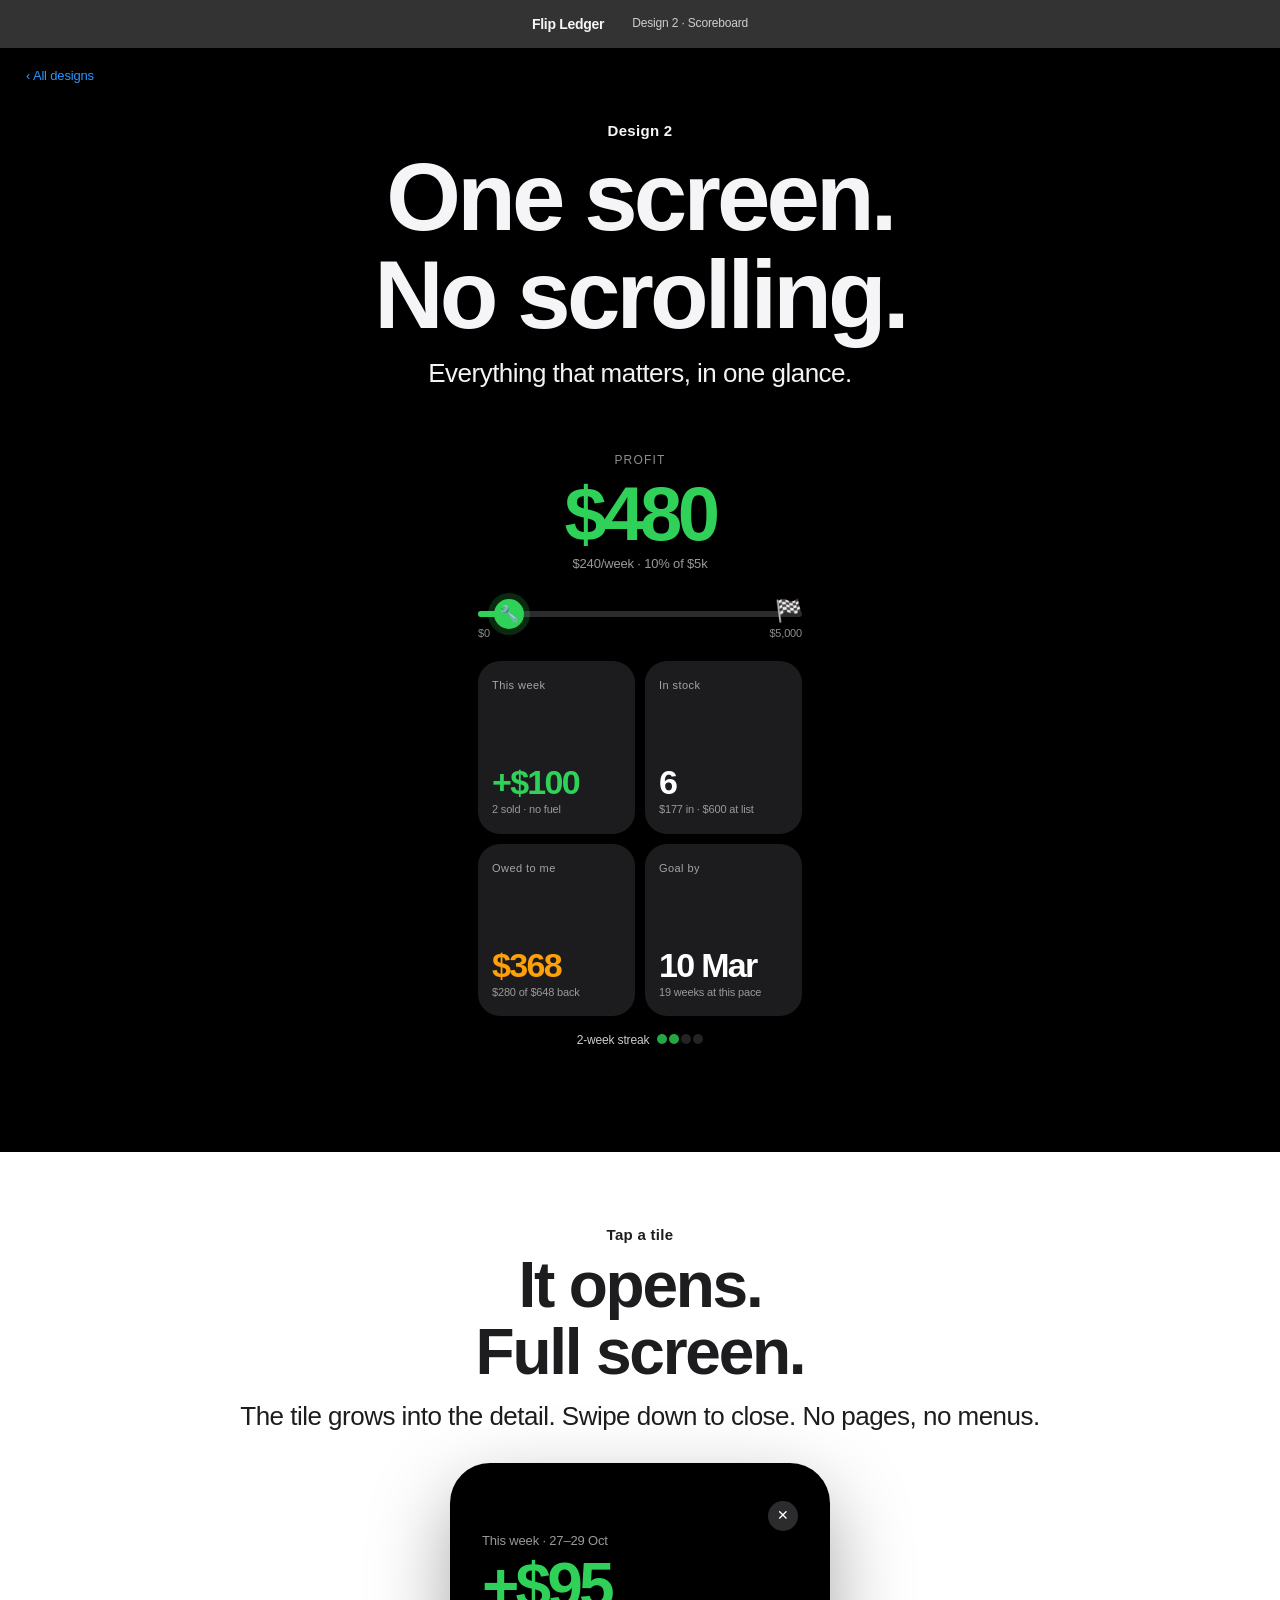
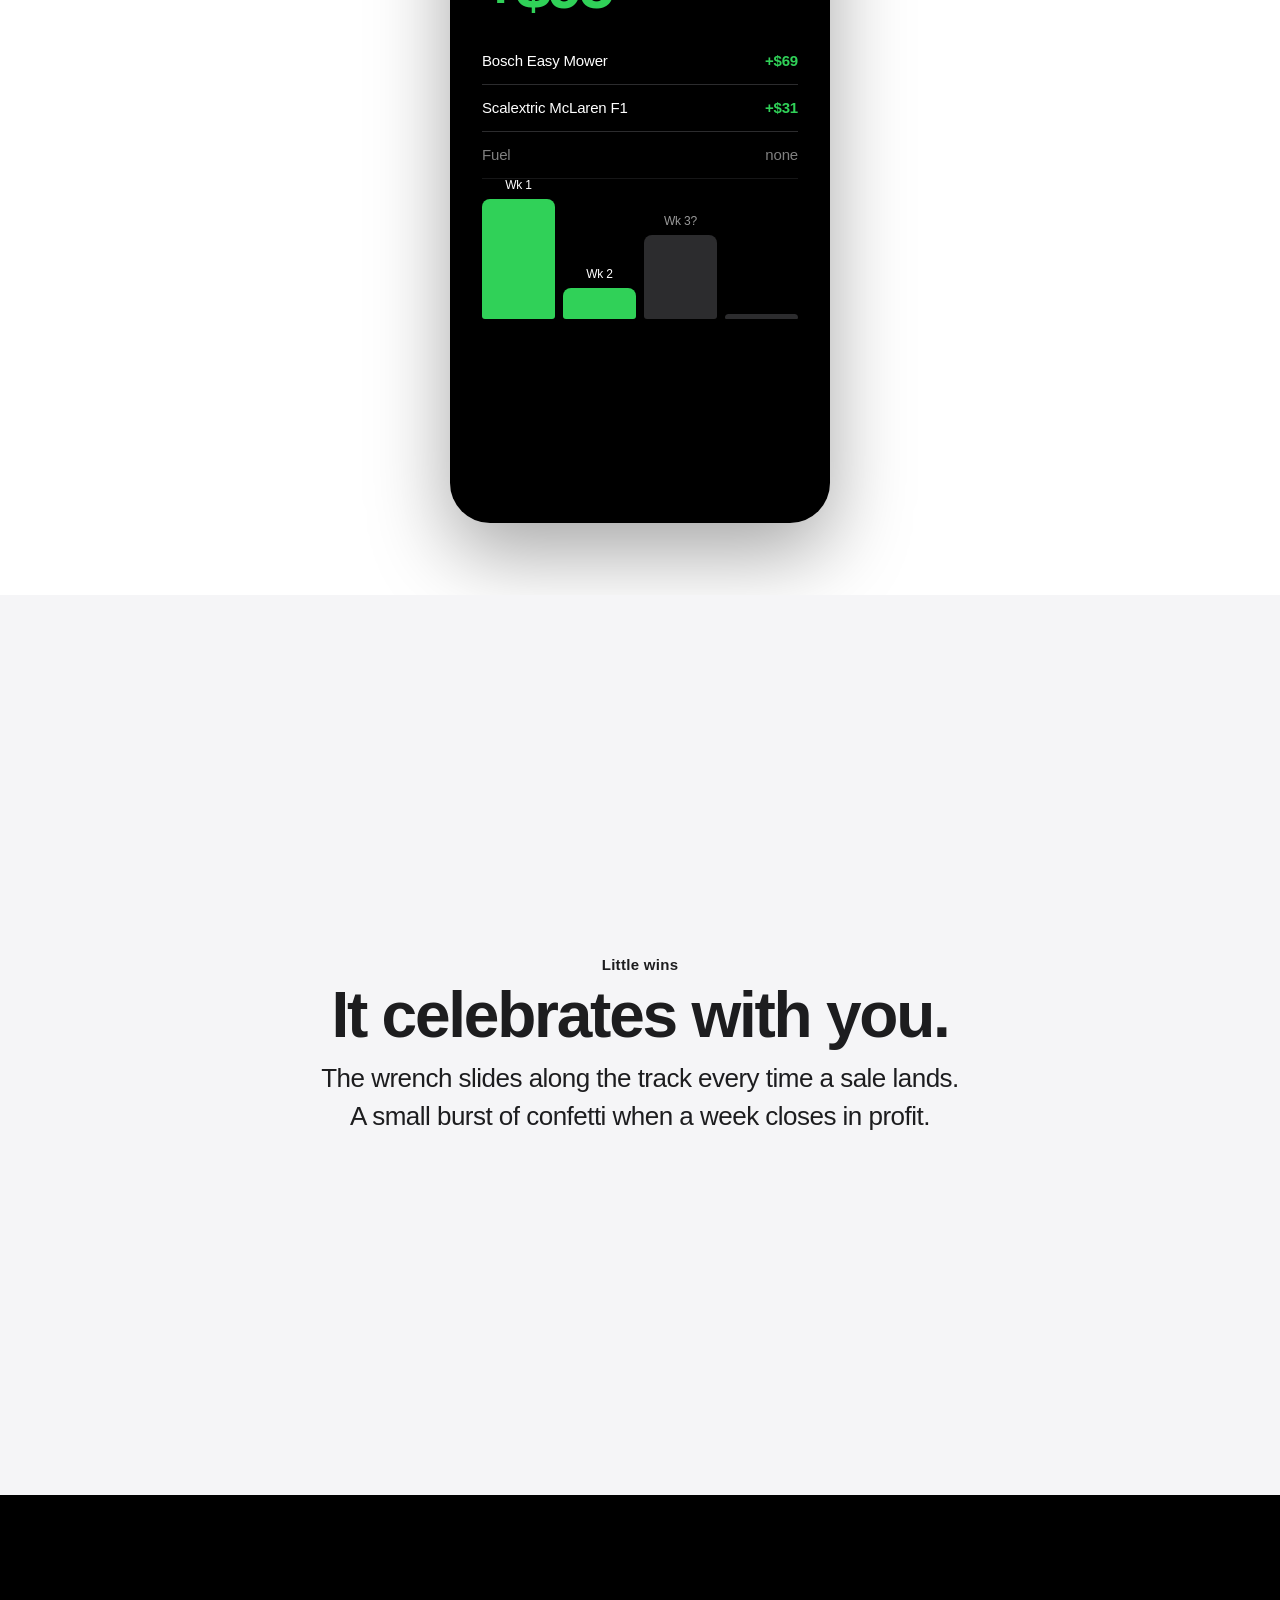
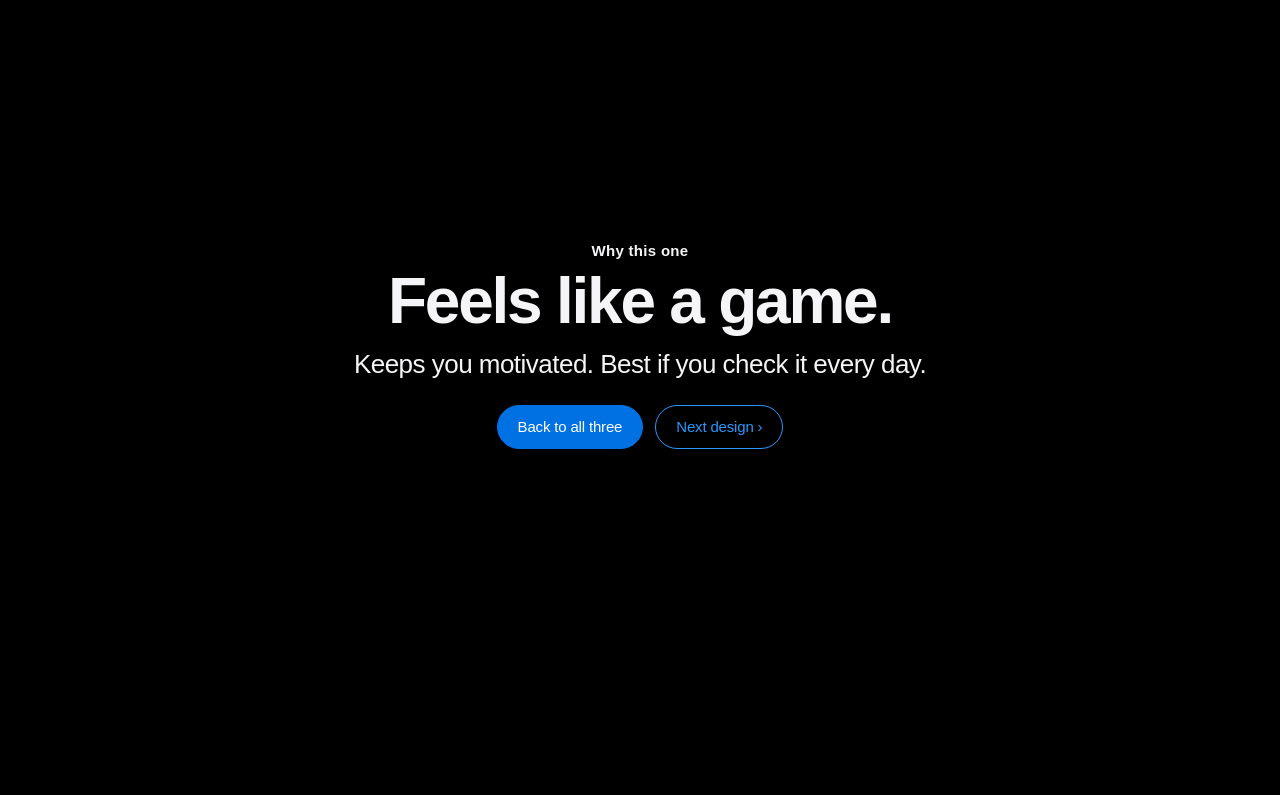
<file: mockups/scoreboard.html>
<!doctype html><html lang="en"><head><meta charset="utf-8"><meta name="viewport" content="width=device-width,initial-scale=1"><title>Design 2 — Scoreboard</title>
<link rel="stylesheet" href="shared.css">
<style>
.board{background:#000;color:#fff;padding:22px 18px 20px;min-height:640px;display:flex;flex-direction:column}
.board .top{text-align:center}
.board .k{font-size:12px;letter-spacing:.1em;text-transform:uppercase;opacity:.55}
.board .v{font-size:76px;font-weight:700;letter-spacing:-.06em;line-height:1;margin:6px 0 2px;color:#30d158}
.board .m{font-size:13px;opacity:.6}
.race{margin:22px 0 6px;position:relative;height:38px}
.race .track{position:absolute;left:0;right:0;top:16px;height:6px;background:#2c2c2e;border-radius:99px}
.race .fill{position:absolute;left:0;top:16px;height:6px;width:0;background:#30d158;border-radius:99px;transition:width 1.8s cubic-bezier(.2,.8,.2,1)}
.in .race .fill{width:9.6%}
.race .me{position:absolute;top:4px;left:0;width:30px;height:30px;border-radius:50%;background:#30d158;display:grid;place-items:center;font-size:16px;transform:translateX(-50%);transition:left 1.8s cubic-bezier(.2,.8,.2,1);box-shadow:0 0 0 6px rgba(48,209,88,.2)}
.in .race .me{left:9.6%}
.race .flag{position:absolute;right:0;top:0;font-size:22px}
.race .lbl{position:absolute;top:30px;font-size:11px;opacity:.55}
.tiles{display:grid;grid-template-columns:1fr 1fr;gap:10px;margin-top:22px;flex:1}
.tile{background:#1c1c1e;border-radius:22px;padding:16px 14px;display:flex;flex-direction:column;cursor:pointer;transition:transform .3s cubic-bezier(.2,.8,.2,1),background .3s}
.tile:active{transform:scale(.96)}
.tile .k{font-size:11px;opacity:.6;letter-spacing:.04em;text-transform:none}
.tile .v{font-size:34px;color:#fff;margin:auto 0 2px;letter-spacing:-.05em}
.tile .v.g{color:#30d158}.tile .v.o{color:#ff9f0a}
.tile .m{font-size:11px;opacity:.55}
.streak{display:flex;justify-content:center;gap:6px;margin-top:16px;font-size:12px;opacity:.8}
.streak i{display:inline-block;width:10px;height:10px;border-radius:50%;background:#30d158;margin-left:2px}
.streak i.off{background:#2c2c2e}
.expanded{background:#000;color:#fff;padding:28px 22px;min-height:640px;display:flex;flex-direction:column}
.expanded .x{align-self:flex-end;width:30px;height:30px;border-radius:50%;background:#2c2c2e;display:grid;place-items:center;font-size:14px}
.expanded .k{font-size:13px;opacity:.6}
.expanded .v{font-size:64px;font-weight:700;letter-spacing:-.06em;line-height:1;margin:4px 0 20px;color:#30d158}
.line{display:flex;justify-content:space-between;padding:12px 0;border-bottom:1px solid #2c2c2e;font-size:15px}
.line b{color:#30d158}
.bars{margin-top:20px;display:flex;align-items:flex-end;gap:8px;height:120px}
.bars div{flex:1;background:#30d158;border-radius:8px 8px 3px 3px;position:relative;transform-origin:bottom;transform:scaleY(0);transition:transform 1.2s cubic-bezier(.2,.8,.2,1)}
.in .bars div{transform:none}
.bars div.est{background:#2c2c2e}
.bars span{position:absolute;bottom:100%;left:0;right:0;text-align:center;font-size:12px;padding-bottom:4px}
</style></head><body>
<a class="back" href="index.html">‹ All designs</a>
<div class="nav"><b>Flip Ledger</b><span>Design 2 · Scoreboard</span></div>

<section class="panel dark">
  <div class="eyebrow rv">Design 2</div>
  <h1 class="rv d1">One screen.<br>No scrolling.</h1>
  <p class="sub rv d2">Everything that matters, in one glance.</p>
  <div class="device rv d3" style="padding:10px"><div class="screen board">
    <div class="top"><div class="k">Profit</div><div class="v" data-count="480" data-pre="$">$0</div><div class="m">$240/week · 10% of $5k</div></div>
    <div class="race"><div class="track"></div><div class="fill"></div><div class="me">🔧</div><div class="flag">🏁</div><span class="lbl" style="left:0">$0</span><span class="lbl" style="right:0">$5,000</span></div>
    <div class="tiles">
      <div class="tile"><div class="k">This week</div><div class="v g">+$100</div><div class="m">2 sold · no fuel</div></div>
      <div class="tile"><div class="k">In stock</div><div class="v">6</div><div class="m">$177 in · $600 at list</div></div>
      <div class="tile"><div class="k">Owed to me</div><div class="v o">$368</div><div class="m">$280 of $648 back</div></div>
      <div class="tile"><div class="k">Goal by</div><div class="v">10 Mar</div><div class="m">19 weeks at this pace</div></div>
    </div>
    <div class="streak">2-week streak <span><i></i><i></i><i class="off"></i><i class="off"></i></span></div>
  </div></div>
</section>

<section class="panel">
  <div class="eyebrow rv">Tap a tile</div>
  <h2 class="rv d1">It opens.<br>Full screen.</h2>
  <p class="sub rv d2">The tile grows into the detail. Swipe down to close. No pages, no menus.</p>
  <div class="device rv d3" style="padding:10px"><div class="screen expanded">
    <div class="x">✕</div>
    <div class="k">This week · 27–29 Oct</div>
    <div class="v" data-count="100" data-pre="+$">+$0</div>
    <div class="line"><span>Bosch Easy Mower</span><b>+$69</b></div>
    <div class="line"><span>Scalextric McLaren F1</span><b>+$31</b></div>
    <div class="line" style="opacity:.5"><span>Fuel</span><span>none</span></div>
    <div class="bars"><div style="height:100%"><span>Wk 1</span></div><div style="height:26%"><span>Wk 2</span></div><div class="est" style="height:70%"><span style="opacity:.6">Wk 3?</span></div><div class="est" style="height:4%"></div></div>
  </div></div>
</section>

<section class="panel grey">
  <div class="eyebrow rv">Little wins</div>
  <h2 class="rv d1">It celebrates with you.</h2>
  <p class="sub rv d2">The wrench slides along the track every time a sale lands.<br>A small burst of confetti when a week closes in profit.</p>
</section>

<section class="panel dark">
  <div class="eyebrow rv">Why this one</div>
  <h2 class="rv d1">Feels like a game.</h2>
  <p class="sub rv d2">Keeps you motivated. Best if you check it every day.</p>
  <div class="pills rv d3"><a class="pill" href="index.html">Back to all three</a><a class="pill ghost" href="board.html">Next design ›</a></div>
</section>
<script src="shared.js"></script></body></html>
</file>
<file: mockups/shared.css>
*{box-sizing:border-box;margin:0}
html{scroll-behavior:smooth}
body{font:17px/1.47 -apple-system,BlinkMacSystemFont,"SF Pro Text","Segoe UI",Helvetica,Arial,sans-serif;color:#1d1d1f;background:#fff;-webkit-font-smoothing:antialiased;font-variant-numeric:tabular-nums;letter-spacing:-.01em}
.panel{min-height:100svh;display:flex;flex-direction:column;align-items:center;justify-content:center;text-align:center;padding:72px 20px;position:relative;overflow:hidden}
.panel.dark{background:#000;color:#f5f5f7}
.panel.grey{background:#f5f5f7}
.eyebrow{font-size:15px;font-weight:600;letter-spacing:.02em;opacity:.65}
h1{font-size:clamp(44px,12vw,96px);font-weight:700;letter-spacing:-.04em;line-height:1.02;margin:6px 0 10px}
h2{font-size:clamp(34px,9vw,64px);font-weight:700;letter-spacing:-.035em;line-height:1.05;margin:6px 0 10px}
.sub{font-size:clamp(19px,5vw,26px);font-weight:500;opacity:.8;letter-spacing:-.02em}
.green{color:#30d158}.dark .green{color:#30d158}
.blue{color:#0071e3}
.red{color:#ff453a}
.pills{display:flex;gap:12px;justify-content:center;margin-top:22px}
.pill{border-radius:980px;padding:10px 20px;font-size:15px;font-weight:500;background:#0071e3;color:#fff;text-decoration:none;border:1px solid #0071e3}
.pill.ghost{background:transparent;color:#0071e3}
.dark .pill.ghost{color:#2997ff;border-color:#2997ff}
.rv{opacity:0;transform:translateY(22px);transition:opacity .9s cubic-bezier(.2,.8,.2,1),transform .9s cubic-bezier(.2,.8,.2,1)}
.rv.in{opacity:1;transform:none}
.rv.d1{transition-delay:.1s}.rv.d2{transition-delay:.2s}.rv.d3{transition-delay:.3s}.rv.d4{transition-delay:.4s}
.nav{position:sticky;top:0;z-index:9;height:48px;display:flex;align-items:center;justify-content:center;gap:28px;font-size:12px;background:rgba(0,0,0,.8);color:#f5f5f7;backdrop-filter:saturate(1.8) blur(20px);-webkit-backdrop-filter:saturate(1.8) blur(20px)}
.nav b{font-size:14px;letter-spacing:-.02em}
.nav span{opacity:.8}
.back{position:fixed;left:14px;top:60px;z-index:10;font-size:13px;color:#2997ff;text-decoration:none;background:rgba(0,0,0,.5);padding:6px 12px;border-radius:980px;backdrop-filter:blur(10px)}
.device{width:min(380px,92vw);margin:28px auto 0;border-radius:40px;background:#000;padding:12px;box-shadow:0 30px 80px rgba(0,0,0,.35)}
.screen{border-radius:30px;overflow:hidden;background:#fff;color:#1d1d1f;text-align:left;min-height:560px;position:relative}
@media (prefers-reduced-motion:reduce){.rv{opacity:1;transform:none;transition:none}}
</file>
